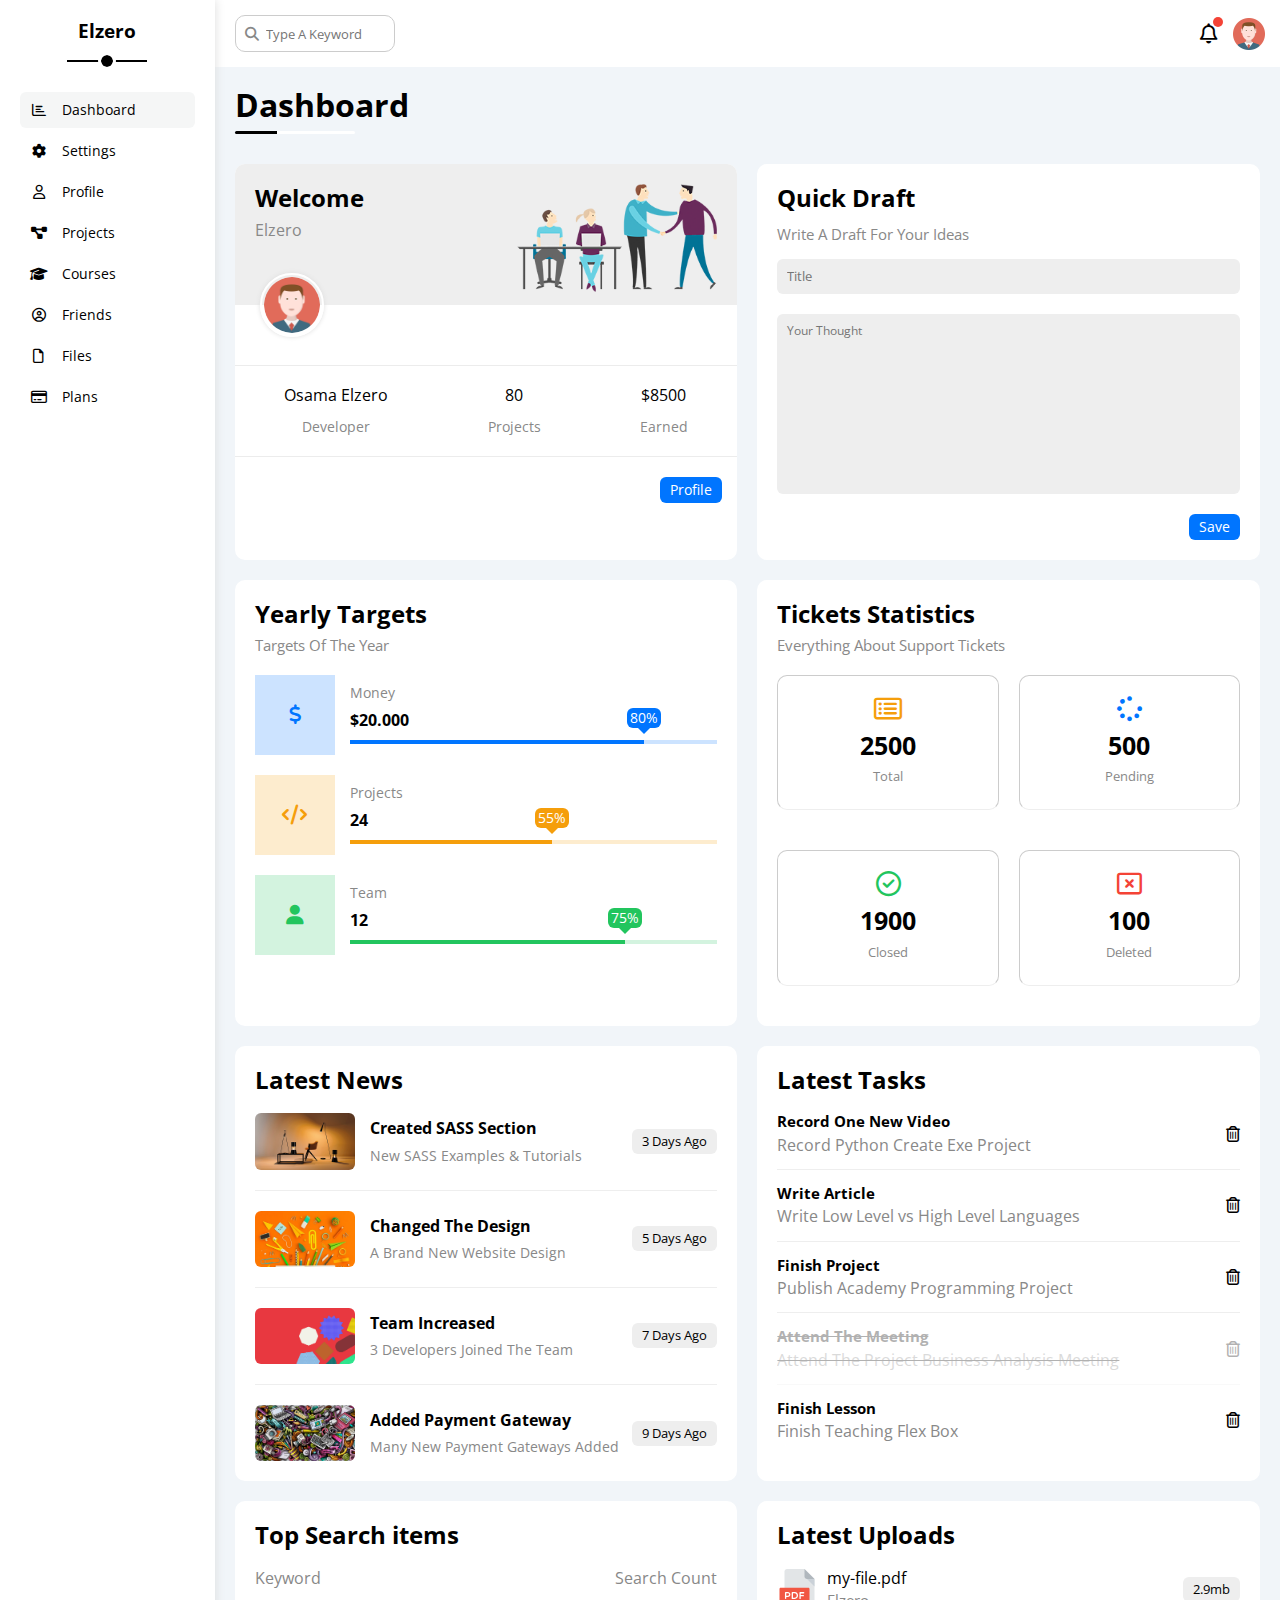
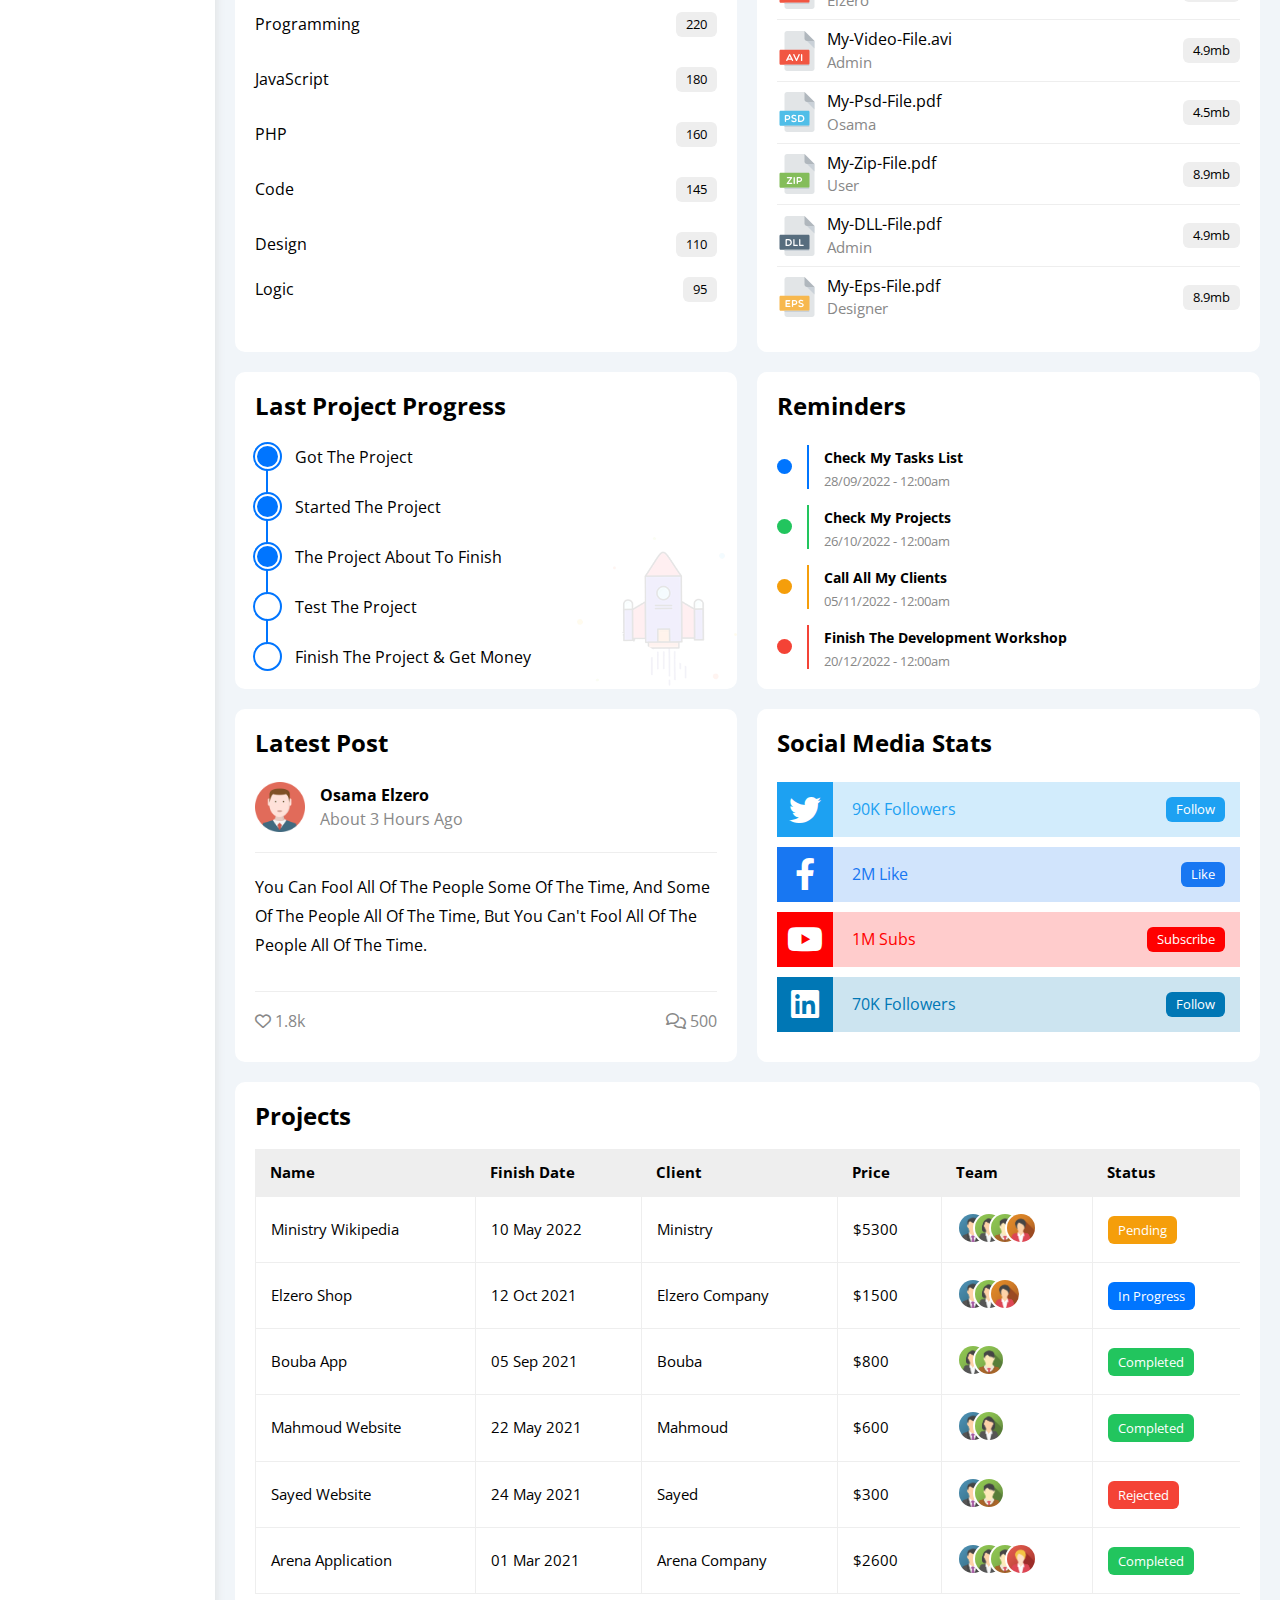
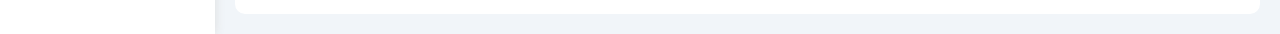
<file: index.html>
<!DOCTYPE html>
<html lang="en">
<head>
    <meta charset="UTF-8">
    <meta name="viewport" content="width=device-width, initial-scale=1.0">
    <title>Dashboard temp4</title>
    <link rel="stylesheet" href="csstemp4/normalize.css">
    <link rel="stylesheet" href="csstemp4/all.min.css">
    <link rel="stylesheet" href="csstemp4/framework.css">
    <link rel="stylesheet" href="csstemp4/master.css">
    <link rel="preconnect" href="https://fonts.googleapis.com">
    <link rel="preconnect" href="https://fonts.gstatic.com" crossorigin>
    <link href="https://fonts.googleapis.com/css2?family=Open+Sans:wght@500;600;700;800&display=swap" rel="stylesheet">
</head>
<body>
    <div class="page d-flex">
        <div class="sidebar p-20 bg-white p-rel">
            <h3 class="p-rel mt-0 tex-cen">Elzero</h3>
            <ul>
                <li >
                <a class="fn-sz-14 tran-300 p-10 rad-6 d-block co-b d-flex ali-cen active" href="index.html">
                    <i class="fa-regular fa-chart-bar fa-fw"></i>
                    <span class="d-none-m">Dashboard</span>
                </a>
            </li>
                <li>
                <a class="fn-sz-14 tran-300 p-10 rad-6 d-block co-b d-flex ali-cen" href="settings.html">
                    <i class="fa-solid fa-gear fa-fw"></i>
                    <span class="d-none-m">Settings</span>
                </a>
            </li>
                <li>
                    <a class="fn-sz-14 tran-300 p-10 rad-6 d-block co-b d-flex ali-cen" href="profile.html">
                        <i class="fa-regular fa-user fa-fw"></i>
                        <span class="d-none-m">Profile</span>
                    </a>
                </li>
                <li>
                    <a class="fn-sz-14 tran-300 p-10 rad-6 d-block co-b d-flex ali-cen" href="projects.html">
                        <i class="fa-solid fa-diagram-project fa-fw"></i>
                        <span class="d-none-m">Projects</span>
                    </a>
                </li>
                <li>
                    <a class="fn-sz-14 tran-300 p-10 rad-6 d-block co-b d-flex ali-cen" href="courses.html">
                        <i class="fa-solid fa-graduation-cap fa-fw"></i>
                        <span class="d-none-m">Courses</span>
                    </a>
                </li>
                <li>
                    <a class="fn-sz-14 tran-300 p-10 rad-6 d-block co-b d-flex ali-cen" href="friends.html">
                        <i class="fa-regular fa-circle-user fa-fw"></i>
                        <span class="d-none-m">Friends</span>
                    </a>
                </li>
                <li>
                    <a class="fn-sz-14 tran-300 p-10 rad-6 d-block co-b d-flex ali-cen" href="files.html">
                        <i class="fa-regular fa-file fa-fw"></i>
                        <span class="d-none-m">Files</span>
                    </a>
                </li>
                <li>
                    <a class="fn-sz-14 tran-300 p-10 rad-6 d-block co-b d-flex ali-cen" href="plans.html">
                        <i class="fa-regular fa-credit-card fa-fw"></i>
                        <span class="d-none-m">Plans</span>
                    </a>
                </li>
            </ul>
        </div>
        <div class="content w-full flow-hi">
            <div class="head bg-white p-15 d-flex f-cen-bet">
                <div class="search p-rel ">
                    <input type="search" placeholder="Type A Keyword" class="p-10 fn-sz-13 tran-300 ccc-1 rad-10" name="keywork" >
                </div>
                <div class="profile d-flex ali-cen">
                    <span class="notification p-rel fn-sz-20">
                        <i class="fa-regular fa-bell "></i>
                    </span>
                    <img src="img4/avatar.png" alt="">
                </div>
            </div>
            <h1 class="p-rel">Dashboard</h1>
            <div class="wrapper d-grid g-20">
                <div class="welcome bg-white rad-10  tex-cen-m flow-hi">
                    <div class="top d-flex f-cen-bet  p-20 p-rel bg-eee">
                        <img src="img4/avatar.png" class="rad-half p-ab" alt="">
                        <div class="text ali-sel-sta ">
                            <h2 class="mt-0 mb-10">Welcome</h2>
                            <span class="co-grey">Elzero</span>
                        </div>
                        <div class="image">
                            <img src="img4/welcome.png" class="d-none-m" alt="">
                        </div>
                    </div>
                    <div class="mid d-flex f-cen-ar mb-20 mt-20 ec-t-b-1 f-col-cen-m">
                        <div class="box d-flex f-col-cen">
                            <span class="mt-20 mb-15">Osama Elzero</span>
                            <span class="fn-sz-14 co-grey mb-20">Developer</span>
                        </div>
                        <div class="box d-flex f-col-cen">
                            <span class="mt-20 mb-15">80</span>
                            <span class="fn-sz-14 co-grey mb-20">Projects</span>
                        </div>
                        <div class="box d-flex f-col-cen">
                            <span class="mt-20 mb-15">$8500</span>
                            <span class="fn-sz-14 co-grey mb-20">Earned</span>
                        </div>
                    </div>
                    <div class="bottom d-flex ">
                        <a href="profile.html" class="d-block rad-6 co-white bg-blue tran-500 b-shap fn-sz-14 mb-20">Profile</a>
                    </div>
                </div>
                <div class="draft rad-10 bg-white d-block-m p-20 ">
                    <div class="text">
                        <h2 class="m-0">Quick Draft</h2>
                        <p class="fn-sz-15 co-grey">Write A Draft For Your Ideas</p>
                    </div>
                    <form action="">
                        <input type="text" placeholder="Title" class="bg-eee rad-6 d-block p-10 w-full fn-sz-13 b-none mb-20">
                        <textarea placeholder="Your Thought" class="fn-sz-12 bg-eee d-block rad-6 p-10 w-full b-none"></textarea>
                        <input type="submit" value="Save" class="co-white bg-blue rad-6 mt-20 b-none fn-sz-14 d-block w-fit b-shap tran-500">
                    </form>
                </div>
                <div class="targets rad-10 bg-white p-20">
                    <h2 class="mt-0 mb-10">Yearly Targets</h2>
                    <p class="co-grey fn-sz-15 m-0 mb-20">Targets Of The Year</p>
                    <div class="box d-flex ali-cen mb-20">
                        <i class="fa-solid fa-dollar-sign co-blue mr-15 d-flex f-cen fn-sz-20"></i>
                        <div class="text d-flex f-col-sta f-g">
                            <span class="fn-sz-14 co-grey ">Money</span>
                            <span class="mt-10 mb-10 fn-b">$20.000</span>
                            <div class="w-full">
                                <span class="bg-blue d-block p-rel" style="width: 80%" prog="80%"></span>
                            </div>
                        </div>
                    </div>
                    <div class="box d-flex ali-cen mb-20">
                        <i class="fa-solid fa-code co-orange mr-15 d-flex f-cen fn-sz-20"></i>                        
                        <div class="text d-flex f-col-sta f-g">
                            <span class="fn-sz-14 co-grey">Projects</span>
                            <span class="mt-10 mb-10 fn-b">24</span>
                            <div class="w-full">
                                <span class="bg-orange d-block p-rel" style="width: 55%" prog="55%"></span>
                            </div>
                        </div>
                    </div>
                    <div class="box d-flex ali-cen mb-20">
                        <i class="fa-solid fa-user co-green mr-15 d-flex f-cen fn-sz-20"></i>
                        <div class="text d-flex f-col-sta f-g">
                            <span class="fn-sz-14 co-grey">Team</span>
                            <span class="mt-10 mb-10 fn-b">12</span>
                            <div class="w-full">
                                <span class="bg-green d-block p-rel" style="width: 75%" prog="75%"></span>
                            </div>
                        </div>
                    </div>
                </div>
                <div class="tickets bg-white p-20 rad-10">
                    <h2 class="mt-0 mb-10">Tickets Statistics</h2>
                    <p class="co-grey fn-sz-15 m-0 mb-20">Everything About Support Tickets</p>
                    <div class="d-flex f-wrap g-20 tex-cen">
                        <div class="box p-20 ccc-1 tex-cen rad-10 mb-20 eee-b-1">
                            <i class="fa-regular fa-rectangle-list mb-10 co-orange fn-sz-25"></i>
                            <span class="fn-b fn-sz-25 mb-10 d-block">2500</span>
                            <span class="fn-sz-13 co-grey mb-5 d-block">Total</span>
                        </div>
                        <div class="box p-20 ccc-1 tex-cen rad-10 mb-20 eee-b-1">
                            <i class="fa-solid fa-spinner mb-10 co-blue fn-sz-25"></i>
                            <span class="fn-b fn-sz-25 mb-10 d-block">500</span>
                            <span class="fn-sz-13 co-grey mb-5 d-block">Pending</span>
                        </div>
                        <div class="box p-20 ccc-1 tex-cen rad-10 mb-20 eee-b-1">
                            <i class="fa-regular fa-circle-check mb-10 co-green fn-sz-25"></i>
                            <span class="fn-b fn-sz-25 mb-10 d-block">1900</span>
                            <span class="fn-sz-13 co-grey mb-5 d-block">Closed</span>
                        </div>
                        <div class="box p-20 ccc-1 tex-cen rad-10 mb-20 eee-b-1">
                            <i class="fa-regular fa-rectangle-xmark mb-10 co-red fn-sz-25"></i>
                            <span class="fn-b fn-sz-25 mb-10 d-block">100</span>
                            <span class="fn-sz-13 co-grey mb-5 d-block">Deleted</span>
                        </div>
                    </div>
                </div>
                <div class="news rad-10 bg-white p-20 tex-cen-m">
                    <h2 class="mt-0 mb-20">Latest News</h2>
                    <div class="box d-flex ali-cen mb-20 eee-b-1">
                        <img src="img4/news-01.png" class="mr-15 rad-6" alt="">
                        <div class="info d-flex f-col f-g">
                            <h3 class="mt-0 mb-10 fn-sz-16">Created SASS Section</h3>
                            <p class="co-grey m-0 fn-sz-14">New SASS Examples & Tutorials</p>
                        </div>
                        <div class="time bg-grey b-shap rad-6 bg-eee fn-sz-13">
                            3 Days Ago
                        </div>
                    </div>
                    <div class="box d-flex ali-cen mb-20 eee-b-1">
                        <img src="img4/news-02.png" class="mr-15 rad-6" alt="">
                        <div class="info d-flex f-col f-g">
                            <h3 class="mt-0 mb-10 fn-sz-16">Changed The Design</h3>
                            <p class="co-grey fn-sz-14 m-0">A Brand New Website Design</p>
                        </div>
                        <div class="time bg-grey b-shap rad-6 bg-eee fn-sz-13">
                            5 Days Ago
                        </div>
                    </div>
                    <div class="box d-flex ali-cen mb-20 eee-b-1">
                        <img src="img4/news-03.png" class="mr-15 rad-6" alt="">
                        <div class="info d-flex f-col f-g">
                            <h3 class="mt-0 mb-10 fn-sz-16">Team Increased</h3>
                            <p class="co-grey fn-sz-14 m-0">3 Developers Joined The Team</p>
                        </div>
                        <div class="time bg-grey b-shap rad-6 fn-sz-13 bg-eee">
                            7 Days Ago
                        </div>
                    </div>
                    <div class="box d-flex ali-cen ">
                        <img src="img4/news-04.png" class="mr-15 rad-6" alt="">
                        <div class="info d-flex f-col f-g">
                            <h3 class="mt-0 mb-10 fn-sz-16">Added Payment Gateway</h3>
                            <p class="co-grey fn-sz-14 m-0">Many New Payment Gateways Added</p>
                        </div>
                        <div class="time bg-grey b-shap rad-6 fn-sz-13 bg-eee">
                            9 Days Ago
                        </div>
                    </div>
                </div>
                <div class="tasks bg-white p-20  rad-10">
                    <h2 class="mt-0 mb-20">Latest Tasks</h2>
                    <div class="box d-flex f-cen-bet mb-15 eee-b-1">
                        <div class="text">
                            <h3 class="mt-0 mb-5 fn-sz-15">Record One New Video</h3>
                            <p class="co-grey m-0 ">Record Python Create Exe Project</p>
                        </div>
                        <a href="#"><i class="fa-regular fa-trash-can co-b tran-300"></i></a>
                    </div>
                    <div class="box d-flex f-cen-bet mb-15 eee-b-1">
                        <div class="text">
                            <h3 class="mt-0 mb-5 fn-sz-15">Write Article</h3>
                            <p class="co-grey m-0">Write Low Level vs High Level Languages</p>
                        </div>
                        <a href="#"><i class="fa-regular fa-trash-can co-b tran-300"></i></a>
                    </div>
                    <div class="box d-flex f-cen-bet mb-15 eee-b-1">
                        <div class="text">
                            <h3 class="mt-0 mb-5 fn-sz-15">Finish Project</h3>
                            <p class="co-grey m-0">Publish Academy Programming Project</p>
                        </div>
                        <a href="#"><i class="fa-regular fa-trash-can co-b tran-300"></i></a>
                    </div>
                    <div class="box d-flex f-cen-bet mb-15 eee-b-1">
                        <div class="text">
                            <h3 class="mt-0 mb-5 fn-sz-15">Attend The Meeting</h3>
                            <p class="co-grey m-0">Attend The Project Business Analysis Meeting</p>
                        </div>
                        <a href="#"><i class="fa-regular fa-trash-can co-b tran-300"></i></a>
                    </div>
                    <div class="box d-flex f-cen-bet">
                        <div class="text">
                            <h3 class="mt-0 mb-5 fn-sz-15">Finish Lesson</h3>
                            <p class="co-grey m-0">Finish Teaching Flex Box</p>
                        </div>
                        <a href="#"><i class="fa-regular fa-trash-can co-b tran-300"></i></a>
                    </div>
                </div>
                <div class="items bg-white p-20  rad-10">
                    <h2 class="mt-0 mb-20">Top Search items</h2>
                    <div class="dict d-flex f-cen-bet mb-25">
                        <span class="co-grey">Keyword</span>
                        <span class="co-grey">Search Count</span>
                    </div>
                    <div class="item-row d-flex f-cen-bet mb-30">
                        <span>Programming</span>
                        <div class="bg-eee b-shap fn-sz-13 rad-6">220</div>
                    </div>
                    <div class="item-row d-flex f-cen-bet mb-30">
                        <span>JavaScript</span>
                        <div class="bg-eee b-shap fn-sz-13 rad-6">180</div>
                    </div>
                    <div class="item-row d-flex f-cen-bet mb-30">
                        <span>PHP</span>
                        <div class="bg-eee b-shap fn-sz-13 rad-6">160</div>
                    </div>
                    <div class="item-row d-flex f-cen-bet mb-30">
                        <span>Code</span>
                        <div class="bg-eee b-shap fn-sz-13 rad-6">145</div>
                    </div>
                    <div class="item-row d-flex f-cen-bet mb-20">
                        <span>Design</span>
                        <div class="bg-eee b-shap fn-sz-13 rad-6">110</div>
                    </div>
                    <div class="item-row d-flex f-cen-bet mb-30">
                        <span>Logic</span>
                        <div class="bg-eee b-shap fn-sz-13 rad-6">95</div>
                    </div>
                </div>
                <div class="uploads bg-white p-20 rad-10">
                    <h2 class="mt-0 mb-20">Latest Uploads</h2>
                    <ul class="m-0">
                        <li class="d-flex ali-cen eee-b-1 mb-10 pb-10">
                            <img class="mr-10" src="img4/pdf.svg" alt="">
                            <div class="info d-flex f-col f-g">
                                    <span class="mb-5">my-file.pdf</span>
                                    <span class="fn-sz-15 co-grey">Elzero</span>
                            </div>
                            <span class="bg-eee fn-sz-13 b-shap rad-6">2.9mb</span>
                        </li>
                        <li class="d-flex ali-cen eee-b-1 mb-10 pb-10">
                            <img class="mr-10" src="img4/avi.svg" alt="">
                            <div class="info d-flex f-col f-g">
                                    <span class="mb-5">My-Video-File.avi</span>
                                    <span class="fn-sz-15 co-grey">Admin</span>
                            </div>
                            <span class="bg-eee fn-sz-13 b-shap rad-6">4.9mb</span>
                        </li>
                        <li class="d-flex ali-cen eee-b-1 mb-10 pb-10">
                            <img class="mr-10" src="img4/psd.svg" alt="">
                            <div class="info d-flex f-col f-g">
                                    <span class="mb-5">My-Psd-File.pdf</span>
                                    <span class="fn-sz-15 co-grey">Osama</span>
                            </div>
                            <span class="bg-eee fn-sz-13 b-shap rad-6">4.5mb</span>
                        </li>
                        <li class="d-flex ali-cen eee-b-1 mb-10 pb-10">
                            <img class="mr-10" src="img4/zip.svg" alt="">
                            <div class="info d-flex f-col f-g">
                                    <span class="mb-5">My-Zip-File.pdf</span>
                                    <span class="fn-sz-15 co-grey">User</span>
                            </div>
                            <span class="bg-eee fn-sz-13 b-shap rad-6">8.9mb</span>
                        </li>
                        <li class="d-flex ali-cen eee-b-1 mb-10 pb-10">
                            <img class="mr-10" src="img4/dll.svg" alt="">
                            <div class="info d-flex f-col f-g">
                                    <span class="mb-5">My-DLL-File.pdf</span>
                                    <span class="fn-sz-15 co-grey">Admin</span>
                            </div>
                            <span class="bg-eee fn-sz-13 b-shap rad-6">4.9mb</span>
                        </li>
                        <li class="d-flex ali-cen">
                            <img class="mr-10" src="img4/eps.svg" alt="">
                            <div class="info d-flex f-col f-g">
                                    <span class="mb-5">My-Eps-File.pdf</span>
                                    <span class="fn-sz-15 co-grey">Designer</span>
                            </div>
                            <span class="bg-eee fn-sz-13 b-shap rad-6">8.9mb</span>
                        </li>
                    </ul>
                </div>
                <div class="last-project bg-white p-20 rad-10 p-rel">
                    <h2 class="mt-0 mb-20">
                        Last Project Progress
                    </h2>
                        <ul class="m-0 p-rel">
                           <li class="mt-25 d-flex ali-cen"> 
                                <span class="bg-blue mr-15"></span>
                                <div>Got The Project</div> 
                            </li>
                            <li class="mt-25 d-flex ali-cen"> 
                                <span class="bg-blue mr-15"></span>
                                <div>Started The Project</div> 
                            </li>
                            <li class="mt-25 d-flex ali-cen"> 
                                <span class="bg-blue mr-15"></span>
                                <div>The Project About To Finish</div> 
                            </li>
                            <li class="mt-25 d-flex ali-cen"> 
                                <span class="animated p-rel mr-15 bg-white"></span>
                                <div>Test The Project</div> 
                            </li>
                            <li class="mt-25 d-flex ali-cen"> 
                                <span class="mr-15 bg-white"></span>
                                <div>Finish The Project & Get Money</div> 
                            </li>
                        </ul>
                        <img src="img4/project.png" class="p-ab d-none-m" alt="">
                </div>
                <div class="reminders p-20 rad-10 bg-white">
                    <h2 class="mt-0 mb-25">Reminders</h2>
                    <ul class="m-0">
                        <li class="d-flex ali-cen mt-15">
                            <span class="bg-blue mr-15 rad-half"></span>
                            <div class="text pl-15">
                                <p class="fn-b fn-sz-14 mt-5 d-block mb-5">Check My Tasks List</p>
                                <span class="co-grey fn-sz-13 ">28/09/2022 - 12:00am</span>
                            </div>
                        </li>
                        <li class="d-flex ali-cen mt-15">
                            <span class="bg-green mr-15 rad-half"></span>
                            <div class="text pl-15">
                                <p class="fn-b fn-sz-14 mt-5 d-block mb-5">Check My Projects</p>
                                <span class="co-grey fn-sz-13 ">26/10/2022 - 12:00am</span>
                            </div>
                        </li>
                        <li class="d-flex ali-cen mt-15">
                            <span class="bg-orange mr-15 rad-half"></span>
                            <div class="text pl-15">
                                <p class="fn-b fn-sz-14 mt-5 d-block mb-5">Call All My Clients</p>
                                <span class="co-grey fn-sz-13 ">05/11/2022 - 12:00am</span>
                            </div>
                        </li>
                        <li class="d-flex ali-cen f-sta mt-15">
                            <span class="bg-red mr-15 rad-half "></span>
                            <div class="text pl-15">
                                <p class="fn-b fn-sz-14 mt-5 d-block mb-5">Finish The Development Workshop</p>
                                <span class="co-grey fn-sz-13 ">20/12/2022 - 12:00am</span>
                            </div>
                        </li>
                    </ul>
                </div>
                <div class="post bg-white p-20 rad-10">
                    <h2 class="mt-0 mb-25">Latest Post</h2>
                    <div class="profile d-flex ali-cen">
                        <img class="mr-15" src="img4/avatar.png" alt="">
                        <div class="text f-g d-flex f-col ">
                            <span class="fn-b mb-5">Osama Elzero</span>
                            <span class="co-grey">About 3 Hours Ago</span>
                        </div>
                    </div>
                    <p class="mb-20 mt-20 pb-20 pt-20 tex-cen-m eee-t-1 eee-b-1">
                        You Can Fool All Of The People Some Of The Time, And Some Of The People All Of The Time, But You Can't Fool All Of The People All Of The Time.
                    </p>
                    <div class="d-flex f-cen-bet co-grey">
                        <div>
                            <i class="fa-regular fa-heart"></i>
                            <span>1.8k</span>
                        </div>
                        <div>
                            <i class="fa-regular fa-comments"></i>
                            <span>500</span>
                        </div>
                    </div>  
                </div>
                <div class="social bg-white p-20 rad-10">
                    <h2 class="mt-0 mb-25">Social Media Stats</h2>
                    <div class="box mb-10 d-flex ali-cen p-rel twi">
                        <i class="fa-brands fa-twitter co-white p-ab h-full d-flex f-cen fa-2x fa-fw"></i>
                        <div class="follow p-15 d-flex f-cen-bet w-full">
                            <span >90K Followers</span>
                            <a href="#" class="rad-6 co-white b-shap fn-sz-13 tran-300">Follow</a>
                        </div>
                    </div>
                    <div class="box mb-10 d-flex ali-cen p-rel fac">
                        <i class="fa-brands fa-facebook-f co-white p-ab h-full d-flex f-cen fa-2x fa-fw"></i>
                        <div class="follow p-15 d-flex f-cen-bet w-full">
                            <span>2M Like</span>
                            <a href="#" class="rad-6 co-white b-shap fn-sz-13 tran-300">Like</a>
                        </div>
                    </div>
                    <div class="box mb-10 d-flex ali-cen p-rel you">
                        <i class="fa-brands fa-youtube co-white p-ab h-full d-flex f-cen fa-2x fa-fw"></i>
                        <div class="follow p-15 d-flex f-cen-bet w-full">
                            <span>1M Subs</span>
                            <a href="#" class="rad-6 co-white b-shap fn-sz-13 tran-300">Subscribe</a>
                        </div>
                    </div>
                    <div class="box mb-10 d-flex ali-cen p-rel lin">
                        <i class="fa-brands fa-linkedin co-white p-ab h-full d-flex f-cen fa-2x fa-fw"></i>
                        <div class="follow p-15 d-flex f-cen-bet w-full">
                            <span>70K Followers</span>
                            <a href="#" class="rad-6 co-white b-shap fn-sz-13 tran-300">Follow</a>
                        </div>
                    </div>
                </div>
            </div>
            <div class="project bg-white m-20 p-20 rad-10">
                <h2 class="mt-0 mb-20">Projects</h2>
                <div class="responsive-table">
                    <table class="fn-sz-15 w-full">
                        <thead>
                            <tr class="fn-b bg-eee">
                                <td>Name</td>
                                <td>Finish Date</td>
                                <td>Client</td>
                                <td>Price</td>
                                <td>Team</td>
                                <td>Status</td>
                            </tr>
                        </thead>
                        <tbody>
                            <tr>
                                <td>Ministry Wikipedia</td>
                                <td>10 May 2022</td>
                                <td>Ministry</td>
                                <td>$5300</td>
                                <td>
                                    <img class="bg-white rad-half p-2" src="img4/team-01.png" alt="">
                                    <img class="bg-white rad-half p-2" src="img4/team-02.png" alt="">
                                    <img class="bg-white rad-half p-2" src="img4/team-03.png" alt="">
                                    <img class="bg-white rad-half p-2" src="img4/team-04.png" alt="">
                                </td>
                                <td>
                                    <span class="fn-sz-13 rad-6 b-shap co-white bg-orange">Pending</span>
                                </td>
                            </tr>
                            <tr>
                                <td>Elzero Shop</td>
                                <td>12 Oct 2021</td>
                                <td>Elzero Company</td>
                                <td>$1500</td>
                                <td>
                                <img class="bg-white rad-half p-2" src="img4/team-01.png" alt="">
                                <img class="bg-white rad-half p-2" src="img4/team-02.png" alt="">
                                <img class="bg-white rad-half p-2" src="img4/team-04.png" alt="">
                                </td>
                                <td>
                                    <span class="fn-sz-13 rad-6 b-shap co-white bg-blue">In Progress</span>
                                </td>
                            </tr>
                            <tr>
                                <td>Bouba App</td>
                                <td>05 Sep 2021	</td>
                                <td>Bouba</td>
                                <td>$800</td>
                                <td>
                                <img class="bg-white rad-half p-2" src="img4/team-02.png" alt="">
                                <img class="bg-white rad-half p-2" src="img4/team-03.png" alt="">
                                </td>
                                <td>
                                    <span class="fn-sz-13 rad-6 b-shap co-white bg-green">Completed</span>
                                </td>
                            </tr>
                            <tr>
                                <td>Mahmoud Website	</td>
                                <td>22 May 2021	</td>
                                <td>Mahmoud	</td>
                                <td>$600</td>
                                <td>
                                    <img class="bg-white rad-half p-2" src="img4/team-01.png" alt="">
                                    <img class="bg-white rad-half p-2" src="img4/team-02.png" alt="">
                                </td>
                                <td>
                                    <span class="fn-sz-13 rad-6 b-shap co-white bg-green">Completed</span>
                                </td>
                            </tr>
                            <tr>
                                <td>Sayed Website</td>
                                <td>24 May 2021	</td>
                                <td>Sayed</td>
                                <td>$300</td>
                                <td>
                                    <img class=" bg-white rad-half p-2" src="img4/team-01.png" alt="">
                                    <img class="bg-white rad-half p-2" src="img4/team-03.png" alt="">
                                </td>
                                <td>
                                    <span class="fn-sz-13 rad-6 b-shap co-white bg-red">Rejected</span>
                                </td>
                            </tr>
                            <tr>
                                <td>Arena Application</td>
                                <td>01 Mar 2021	</td>
                                <td>Arena Company</td>
                                <td>$2600</td>
                                <td>
                                    <img class=" bg-white rad-half p-2" src="img4/team-01.png" alt="">
                                    <img class="bg-white rad-half p-2" src="img4/team-02.png" alt="">
                                    <img class="bg-white rad-half p-2" src="img4/team-03.png" alt="">
                                    <img class="bg-white rad-half p-2" src="img4/team-05.png" alt="">
                                </td>
                                <td>
                                    <span class="fn-sz-13 rad-6 b-shap co-white bg-green">Completed</span>
                                </td>
                            </tr>
                        </tbody>
                    </table>
                </div>
            </div>
        </div>
    </div>
</body>
</html>
</file>
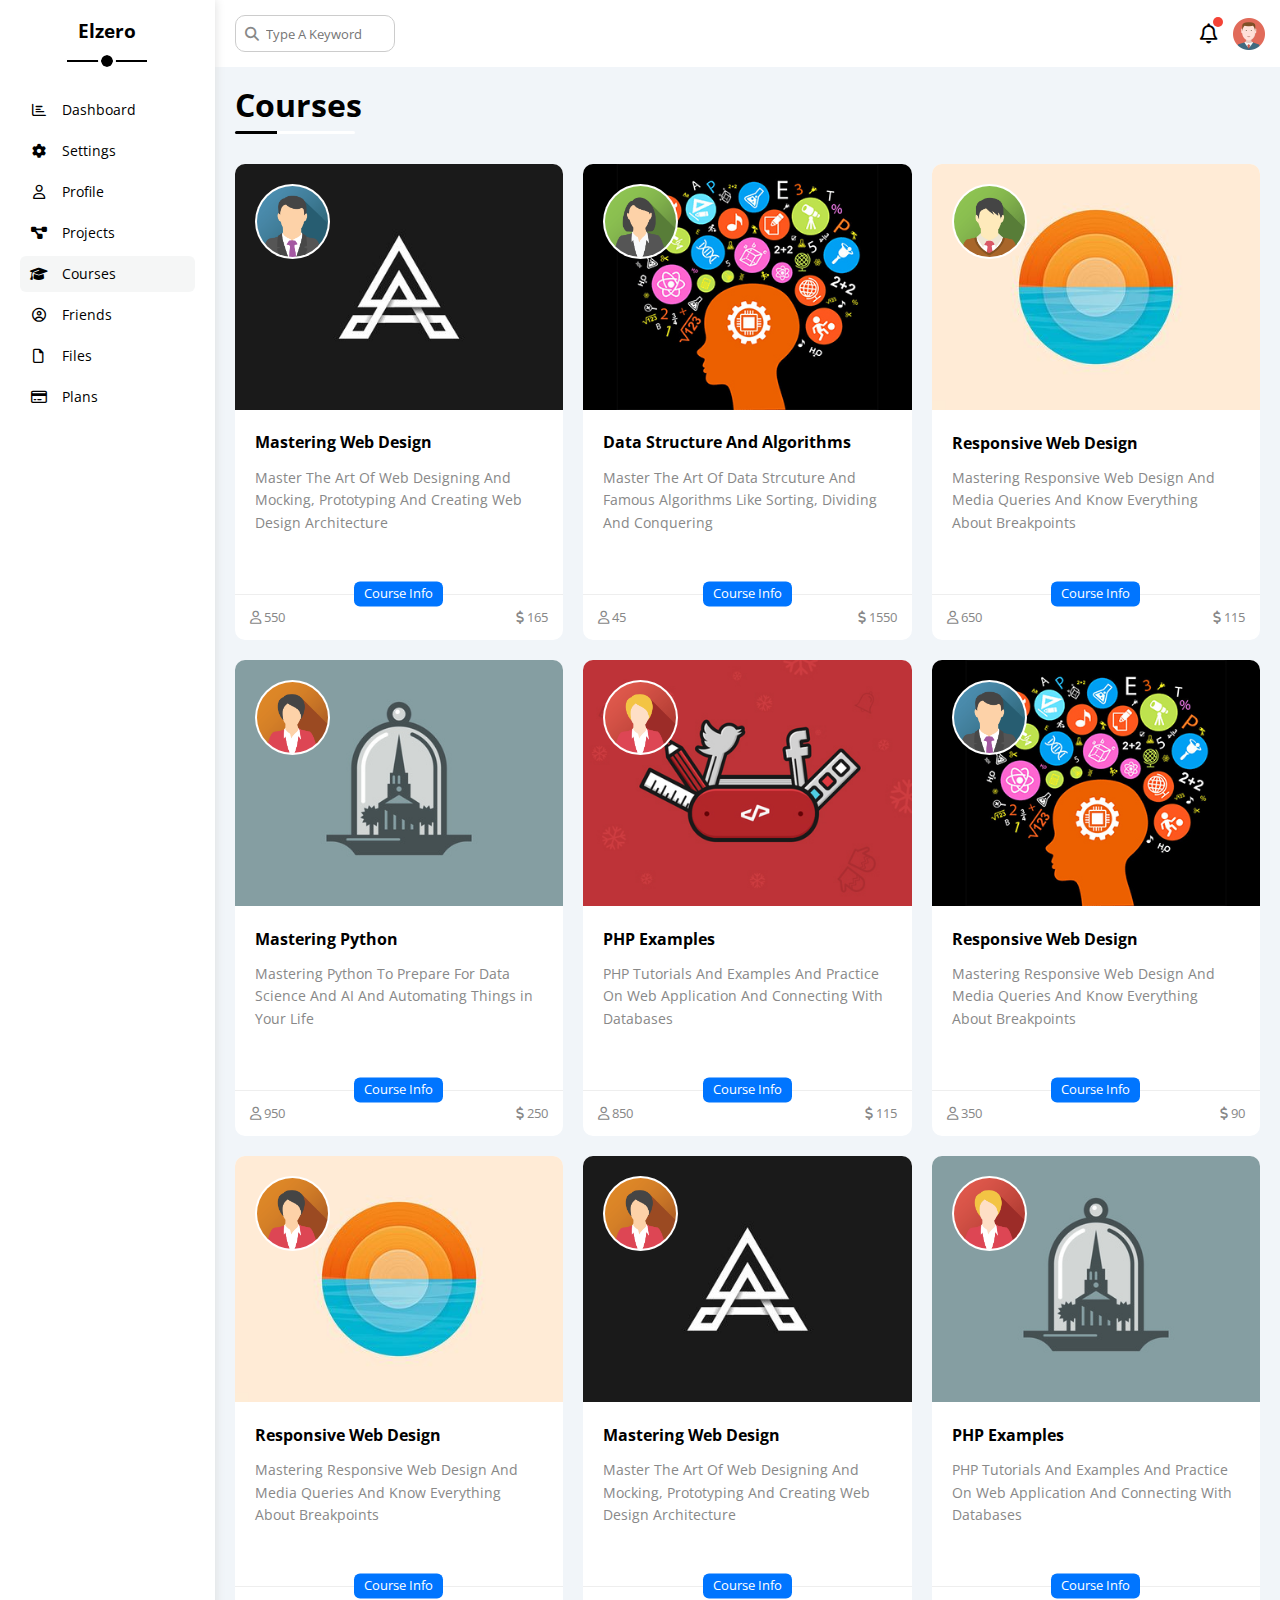
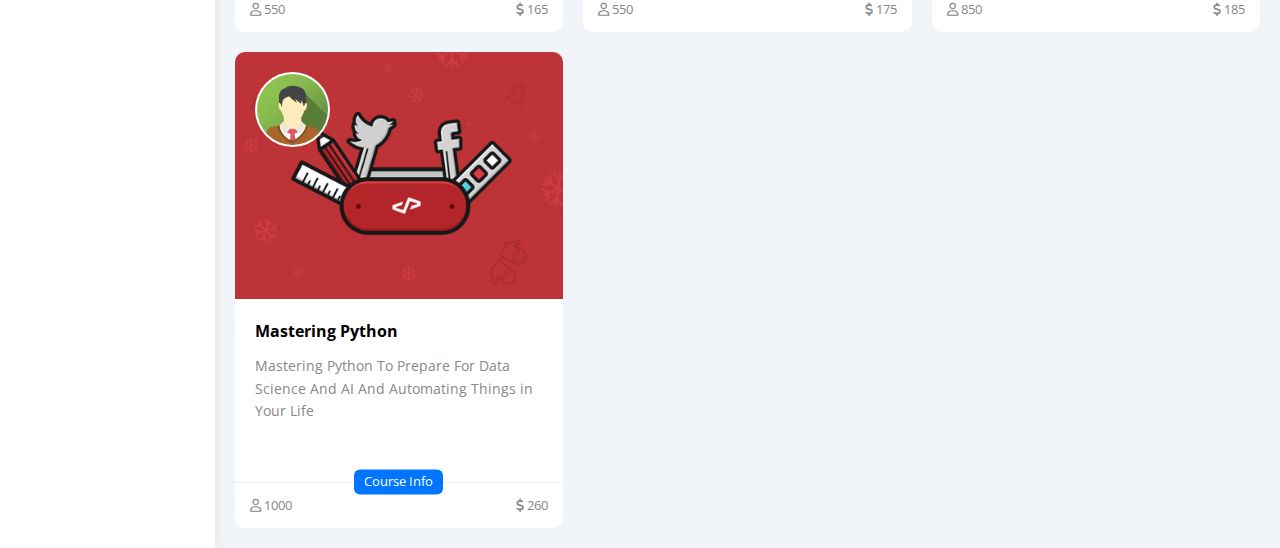
<file: courses.html>
<!DOCTYPE html>
<html lang="en">

<head>
    <meta charset="UTF-8">
    <meta name="viewport" content="width=device-width, initial-scale=1.0">
    <title>Courses</title>
    <link rel="stylesheet" href="csstemp4/normalize.css">
    <link rel="stylesheet" href="csstemp4/all.min.css">
    <link rel="stylesheet" href="csstemp4/framework.css">
    <link rel="stylesheet" href="csstemp4/master.css">
    <link rel="preconnect" href="https://fonts.googleapis.com">
    <link rel="preconnect" href="https://fonts.gstatic.com" crossorigin>
    <link href="https://fonts.googleapis.com/css2?family=Open+Sans:wght@500;600;700;800&display=swap" rel="stylesheet">
</head>

<body>
    <div class="page d-flex">
        <div class="sidebar p-20 bg-white p-rel">
            <h3 class="p-rel mt-0 tex-cen">Elzero</h3>
            <ul>
                <li>
                    <a class="fn-sz-14 tran-300 p-10 rad-6 d-block co-b d-flex ali-cen" href="index.html">
                        <i class="fa-regular fa-chart-bar fa-fw"></i>
                        <span class="d-none-m">Dashboard</span>
                    </a>
                </li>
                <li>
                    <a class="fn-sz-14 tran-300 p-10 rad-6 d-block co-b d-flex ali-cen" href="settings.html">
                        <i class="fa-solid fa-gear fa-fw"></i>
                        <span class="d-none-m">Settings</span>
                    </a>
                </li>
                <li>
                    <a class="fn-sz-14 tran-300 p-10 rad-6 d-block co-b d-flex ali-cen" href="profile.html">
                        <i class="fa-regular fa-user fa-fw"></i>
                        <span class="d-none-m">Profile</span>
                    </a>
                </li>
                <li>
                    <a class="fn-sz-14 tran-300 p-10 rad-6 d-block co-b d-flex ali-cen" href="projects.html">
                        <i class="fa-solid fa-diagram-project fa-fw"></i>
                        <span class="d-none-m">Projects</span>
                    </a>
                </li>
                <li>
                    <a class="fn-sz-14 tran-300 p-10 rad-6 d-block co-b d-flex ali-cen active" href="courses.html">
                        <i class="fa-solid fa-graduation-cap fa-fw"></i>
                        <span class="d-none-m">Courses</span>
                    </a>
                </li>
                <li>
                    <a class="fn-sz-14 tran-300 p-10 rad-6 d-block co-b d-flex ali-cen" href="friends.html">
                        <i class="fa-regular fa-circle-user fa-fw"></i>
                        <span class="d-none-m">Friends</span>
                    </a>
                </li>
                <li>
                    <a class="fn-sz-14 tran-300 p-10 rad-6 d-block co-b d-flex ali-cen" href="files.html">
                        <i class="fa-regular fa-file fa-fw"></i>
                        <span class="d-none-m">Files</span>
                    </a>
                </li>
                <li>
                    <a class="fn-sz-14 tran-300 p-10 rad-6 d-block co-b d-flex ali-cen" href="plans.html">
                        <i class="fa-regular fa-credit-card fa-fw"></i>
                        <span class="d-none-m">Plans</span>
                    </a>
                </li>
            </ul>
        </div>
        <div class="content w-full flow-hi">
            <div class="head bg-white p-15 d-flex f-cen-bet">
                <div class="search p-rel ">
                    <input type="search" placeholder="Type A Keyword" class="p-10 fn-sz-13 tran-300 ccc-1 rad-10"
                        name="keywork">
                </div>
                <div class="profile d-flex ali-cen">
                    <span class="notification p-rel fn-sz-20">
                        <i class="fa-regular fa-bell "></i>
                    </span>
                    <img src="img4/avatar.png" alt="">
                </div>
            </div>
            <h1 class="p-rel">Courses</h1>
            <div class="courses-page d-grid g-20 m-20">
                <div class="course bg-white rad-10 p-rel flow-hi">
                    <img src="img4/team-01.png" class="team p-ab p-2 bg-white rad-half" alt="">
                    <img src="img4/course-01.jpg" class="cover" alt="">
                    <div class="text p-20">
                        <h4 class="m-0">Mastering Web Design</h4>
                        <p class="co-grey mb-15 mt-15 fn-sz-14">Master The Art Of Web Designing And Mocking, Prototyping And Creating Web Design Architecture</p>
                    </div>
                    <span class="title bg-blue co-white fn-sz-13 w-fit d-block m-auto b-shap rad-6">Course Info</span>
                    <div class="info d-flex f-cen-bet co-grey fn-sz-13 p-15 eee-t-1">
                        <div>
                            <i class="fa-regular fa-user"></i>
                            550
                        </div>
                        <div>
                            <i class="fa-solid fa-dollar-sign"></i>
                            165
                        </div>
                    </div>
                </div>
                <div class="course bg-white rad-10 p-rel flow-hi">
                    <img src="img4/team-02.png" class="team p-ab p-2 bg-white rad-half" alt="">
                    <img src="img4/course-02.jpg" class="cover" alt="">
                    <div class="text p-20">
                        <h4 class="m-0">Data Structure And Algorithms</h4>
                        <p class="co-grey mb-15 mt-15 fn-sz-14">Master The Art Of Data Strcuture And Famous Algorithms Like Sorting, Dividing And Conquering</p>
                    </div>
                    <span class="title bg-blue co-white fn-sz-13 w-fit d-block m-auto b-shap rad-6">Course Info</span>
                    <div class="info d-flex f-cen-bet co-grey fn-sz-13 p-15 eee-t-1">
                        <div>
                            <i class="fa-regular fa-user"></i>
                            45
                        </div>
                        <div>
                            <i class="fa-solid fa-dollar-sign"></i>
                            1550
                        </div>
                    </div>
                </div>
                <div class="course bg-white rad-10 p-rel flow-hi">
                    <img src="img4/team-03.png" class="team p-ab p-2 bg-white rad-half" alt="">
                    <img src="img4/course-03.jpg" class="cover" alt="">
                    <div class="text p-20">
                        <h4 class="m-0">Responsive Web Design</h4>
                        <p class="co-grey mb-15 mt-15 fn-sz-14">Mastering Responsive Web Design And Media Queries And Know Everything About Breakpoints</p>
                    </div>
                    <span class="title bg-blue co-white fn-sz-13 w-fit d-block m-auto b-shap rad-6">Course Info</span>
                    <div class="info d-flex f-cen-bet co-grey fn-sz-13 p-15 eee-t-1">
                        <div>
                            <i class="fa-regular fa-user"></i>
                            650
                        </div>
                        <div>
                            <i class="fa-solid fa-dollar-sign"></i>
                            115
                        </div>
                    </div>
                </div>
                <div class="course bg-white rad-10 p-rel flow-hi">
                    <img src="img4/team-04.png" class="team p-ab p-2 bg-white rad-half" alt="">
                    <img src="img4/course-04.jpg" class="cover" alt="">
                    <div class="text p-20">
                        <h4 class="m-0">Mastering Python</h4>
                        <p class="co-grey mb-15 mt-15 fn-sz-14">Mastering Python To Prepare For Data Science And AI And Automating Things in Your Life</p>
                    </div>
                    <span class="title bg-blue co-white fn-sz-13 w-fit d-block m-auto b-shap rad-6">Course Info</span>
                    <div class="info d-flex f-cen-bet co-grey fn-sz-13 p-15 eee-t-1">
                        <div>
                            <i class="fa-regular fa-user"></i>
                            950
                        </div>
                        <div>
                            <i class="fa-solid fa-dollar-sign"></i>
                            250
                        </div>
                    </div>
                </div>
                <div class="course bg-white rad-10 p-rel flow-hi">
                    <img src="img4/team-05.png" class="team p-ab p-2 bg-white rad-half" alt="">
                    <img src="img4/course-05.jpg" class="cover" alt="">
                    <div class="text p-20">
                        <h4 class="m-0">PHP Examples</h4>
                        <p class="co-grey mb-15 mt-15 fn-sz-14">PHP Tutorials And Examples And Practice On Web Application And Connecting With Databases</p>
                    </div>
                    <span class="title bg-blue co-white fn-sz-13 w-fit d-block m-auto b-shap rad-6">Course Info</span>
                    <div class="info d-flex f-cen-bet co-grey fn-sz-13 p-15 eee-t-1">
                        <div>
                            <i class="fa-regular fa-user"></i>
                            850
                        </div>
                        <div>
                            <i class="fa-solid fa-dollar-sign"></i>
                            115
                        </div>
                    </div>
                </div>
                <div class="course bg-white rad-10 p-rel flow-hi">
                    <img src="img4/team-01.png" class="team p-ab p-2 bg-white rad-half" alt="">
                    <img src="img4/course-02.jpg" class="cover" alt="">
                    <div class="text p-20">
                        <h4 class="m-0">Responsive Web Design</h4>
                        <p class="co-grey mb-15 mt-15 fn-sz-14">Mastering Responsive Web Design And Media Queries And Know Everything About Breakpoints</p>
                    </div>
                    <span class="title bg-blue co-white fn-sz-13 w-fit d-block m-auto b-shap rad-6">Course Info</span>
                    <div class="info d-flex f-cen-bet co-grey fn-sz-13 p-15 eee-t-1">
                        <div>
                            <i class="fa-regular fa-user"></i>
                            350
                        </div>
                        <div>
                            <i class="fa-solid fa-dollar-sign"></i>
                            90
                        </div>
                    </div>
                </div>
                <div class="course bg-white rad-10 p-rel flow-hi">
                    <img src="img4/team-04.png" class="team p-ab p-2 bg-white rad-half" alt="">
                    <img src="img4/course-03.jpg" class="cover" alt="">
                    <div class="text p-20">
                        <h4 class="m-0">Responsive Web Design</h4>
                        <p class="co-grey mb-15 mt-15 fn-sz-14">Mastering Responsive Web Design And Media Queries And Know Everything About Breakpoints</p>
                    </div>
                    <span class="title bg-blue co-white fn-sz-13 w-fit d-block m-auto b-shap rad-6">Course Info</span>
                    <div class="info d-flex f-cen-bet co-grey fn-sz-13 p-15 eee-t-1">
                        <div>
                            <i class="fa-regular fa-user"></i>
                            550
                        </div>
                        <div>
                            <i class="fa-solid fa-dollar-sign"></i>
                            165
                        </div>
                    </div>
                </div>
                <div class="course bg-white rad-10 p-rel flow-hi">
                    <img src="img4/team-04.png" class="team p-ab p-2 bg-white rad-half" alt="">
                    <img src="img4/course-01.jpg" class="cover" alt="">
                    <div class="text p-20">
                        <h4 class="m-0">Mastering Web Design</h4>
                        <p class="co-grey mb-15 mt-15 fn-sz-14">Master The Art Of Web Designing And Mocking, Prototyping And Creating Web Design Architecture</p>
                    </div>
                    <span class="title bg-blue co-white fn-sz-13 w-fit d-block m-auto b-shap rad-6">Course Info</span>
                    <div class="info d-flex f-cen-bet co-grey fn-sz-13 p-15 eee-t-1">
                        <div>
                            <i class="fa-regular fa-user"></i>
                            550
                        </div>
                        <div>
                            <i class="fa-solid fa-dollar-sign"></i>
                            175
                        </div>
                    </div>
                </div>
                <div class="course bg-white rad-10 p-rel flow-hi">
                    <img src="img4/team-05.png" class="team p-ab p-2 bg-white rad-half" alt="">
                    <img src="img4/course-04.jpg" class="cover" alt="">
                    <div class="text p-20">
                        <h4 class="m-0">PHP Examples</h4>
                        <p class="co-grey mb-15 mt-15 fn-sz-14">PHP Tutorials And Examples And Practice On Web Application And Connecting With Databases</p>
                    </div>
                    <span class="title bg-blue co-white fn-sz-13 w-fit d-block m-auto b-shap rad-6">Course Info</span>
                    <div class="info d-flex f-cen-bet co-grey fn-sz-13 p-15 eee-t-1">
                        <div>
                            <i class="fa-regular fa-user"></i>
                            850
                        </div>
                        <div>
                            <i class="fa-solid fa-dollar-sign"></i>
                            185
                        </div>
                    </div>
                </div>
                <div class="course bg-white rad-10 p-rel flow-hi">
                    <img src="img4/team-03.png" class="team p-ab p-2 bg-white rad-half" alt="">
                    <img src="img4/course-05.jpg" class="cover" alt="">
                    <div class="text p-20">
                        <h4 class="m-0">Mastering Python</h4>
                        <p class="co-grey mb-15 mt-15 fn-sz-14">Mastering Python To Prepare For Data Science And AI And Automating Things in Your Life</p>
                    </div>
                    <span class="title bg-blue co-white fn-sz-13 w-fit d-block m-auto b-shap rad-6">Course Info</span>
                    <div class="info d-flex f-cen-bet co-grey fn-sz-13 p-15 eee-t-1">
                        <div>
                            <i class="fa-regular fa-user"></i>
                            1000
                        </div>
                        <div>
                            <i class="fa-solid fa-dollar-sign"></i>
                            260
                        </div>
                    </div>
                </div>
            </div>
        </div>
    </div>
</body>

</html>
</file>
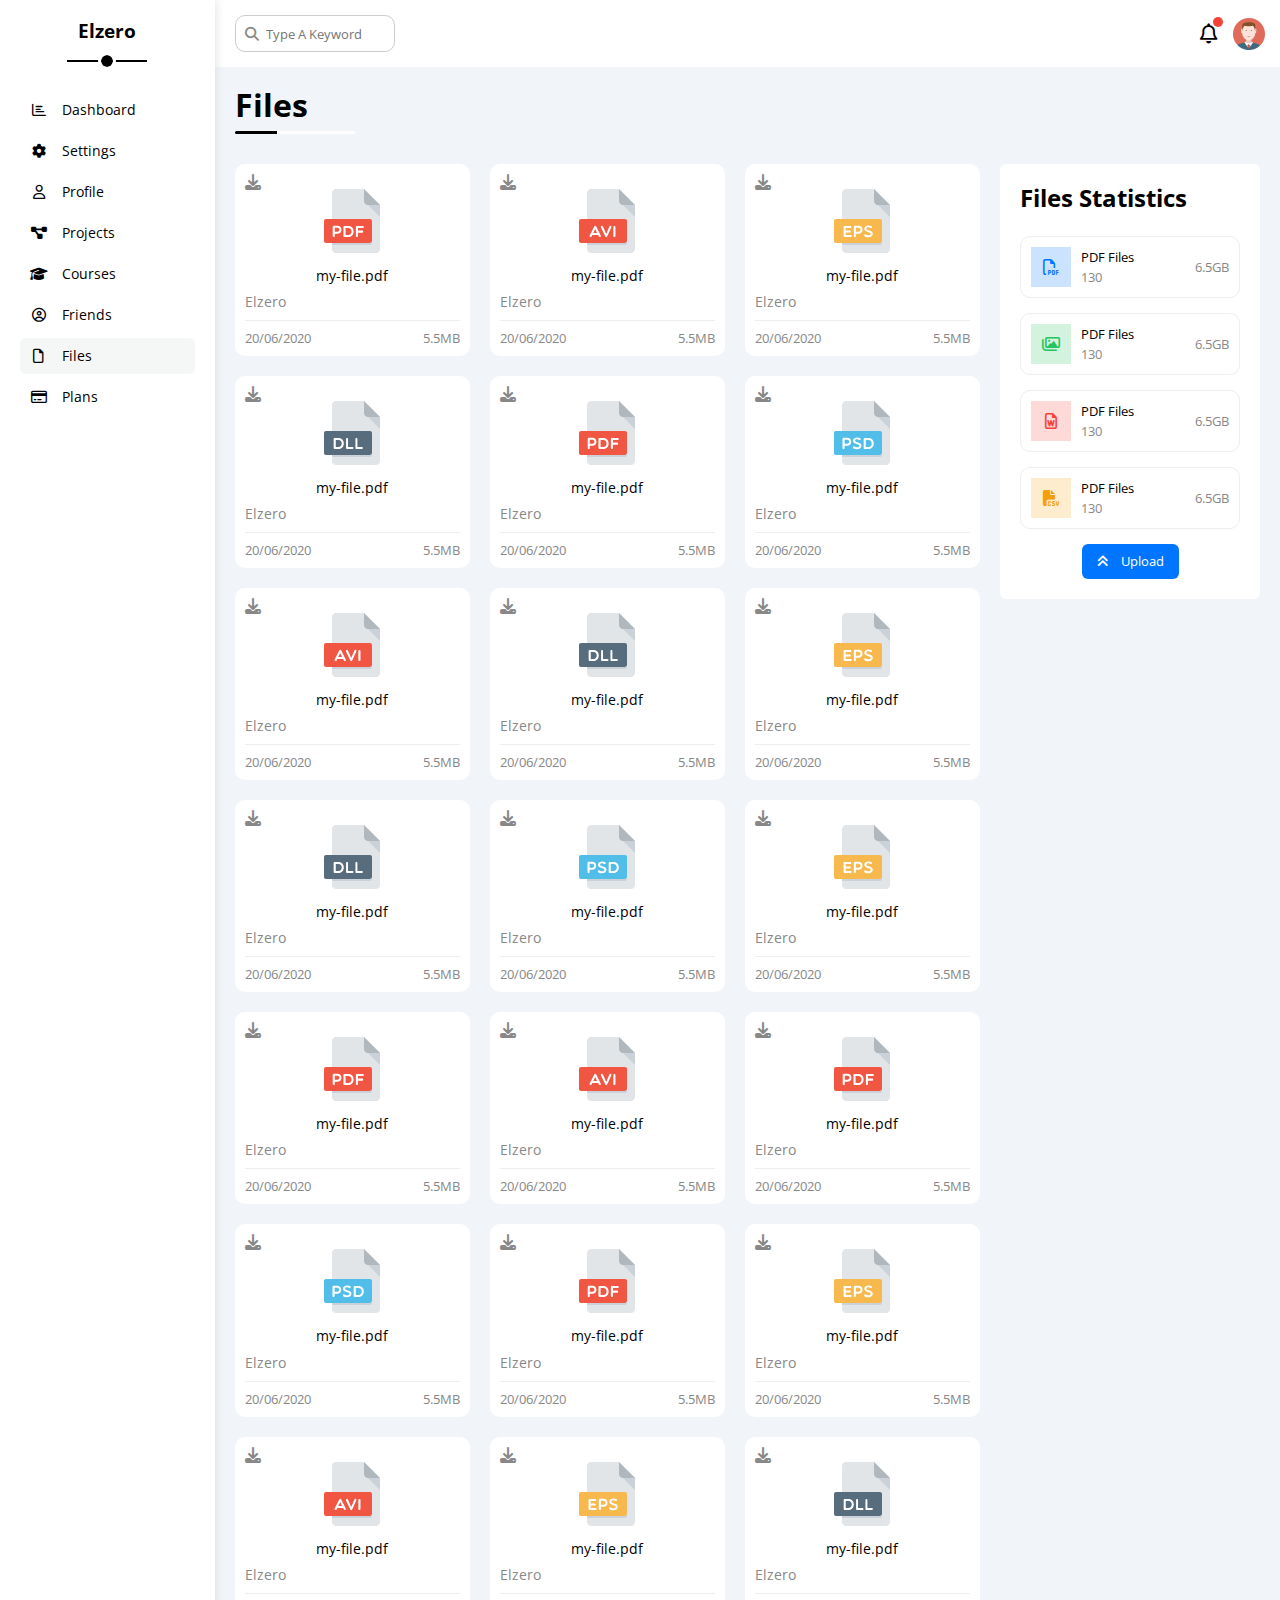
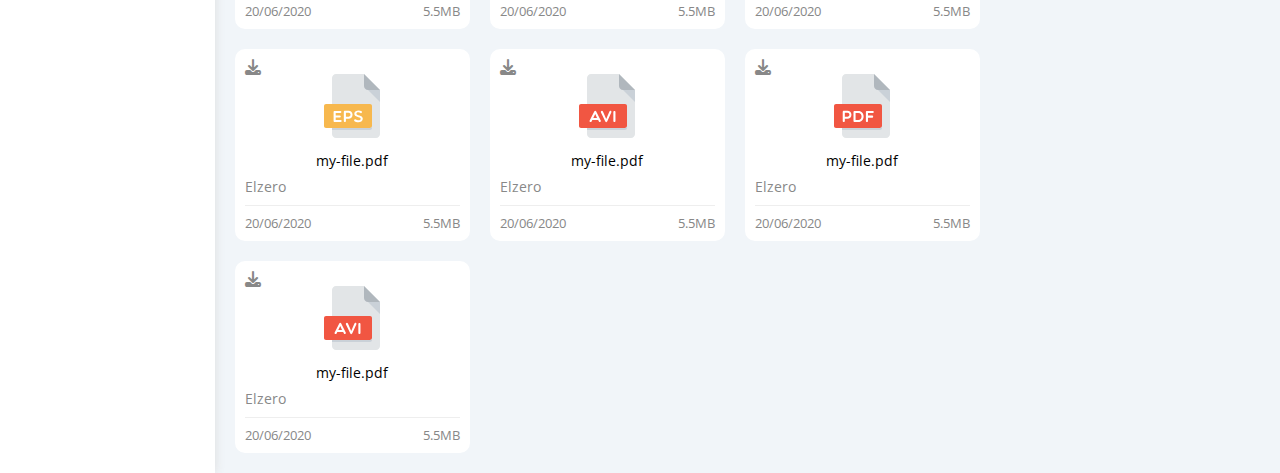
<file: files.html>
<!DOCTYPE html>
<html lang="en">

<head>
    <meta charset="UTF-8">
    <meta name="viewport" content="width=device-width, initial-scale=1.0">
    <title>Files </title>
    <link rel="stylesheet" href="csstemp4/normalize.css">
    <link rel="stylesheet" href="csstemp4/all.min.css">
    <link rel="stylesheet" href="csstemp4/framework.css">
    <link rel="stylesheet" href="csstemp4/master.css">
    <link rel="preconnect" href="https://fonts.googleapis.com">
    <link rel="preconnect" href="https://fonts.gstatic.com" crossorigin>
    <link href="https://fonts.googleapis.com/css2?family=Open+Sans:wght@500;600;700;800&display=swap" rel="stylesheet">
</head>

<body>
    <div class="page d-flex">
        <div class="sidebar p-20 bg-white p-rel">
            <h3 class="p-rel mt-0 tex-cen">Elzero</h3>
            <ul>
                <li>
                    <a class="fn-sz-14 tran-300 p-10 rad-6 d-block co-b d-flex ali-cen" href="index.html">
                        <i class="fa-regular fa-chart-bar fa-fw"></i>
                        <span class="d-none-m">Dashboard</span>
                    </a>
                </li>
                <li>
                    <a class="fn-sz-14 tran-300 p-10 rad-6 d-block co-b d-flex ali-cen" href="settings.html">
                        <i class="fa-solid fa-gear fa-fw"></i>
                        <span class="d-none-m">Settings</span>
                    </a>
                </li>
                <li>
                    <a class="fn-sz-14 tran-300 p-10 rad-6 d-block co-b d-flex ali-cen" href="profile.html">
                        <i class="fa-regular fa-user fa-fw"></i>
                        <span class="d-none-m">Profile</span>
                    </a>
                </li>
                <li>
                    <a class="fn-sz-14 tran-300 p-10 rad-6 d-block co-b d-flex ali-cen" href="projects.html">
                        <i class="fa-solid fa-diagram-project fa-fw"></i>
                        <span class="d-none-m">Projects</span>
                    </a>
                </li>
                <li>
                    <a class="fn-sz-14 tran-300 p-10 rad-6 d-block co-b d-flex ali-cen" href="courses.html">
                        <i class="fa-solid fa-graduation-cap fa-fw"></i>
                        <span class="d-none-m">Courses</span>
                    </a>
                </li>
                <li>
                    <a class="fn-sz-14 tran-300 p-10 rad-6 d-block co-b d-flex ali-cen" href="friends.html">
                        <i class="fa-regular fa-circle-user fa-fw"></i>
                        <span class="d-none-m">Friends</span>
                    </a>
                </li>
                <li>
                    <a class="fn-sz-14 tran-300 p-10 rad-6 d-block co-b d-flex ali-cen active" href="files.html">
                        <i class="fa-regular fa-file fa-fw"></i>
                        <span class="d-none-m">Files</span>
                    </a>
                </li>
                <li>
                    <a class="fn-sz-14 tran-300 p-10 rad-6 d-block co-b d-flex ali-cen" href="plans.html">
                        <i class="fa-regular fa-credit-card fa-fw"></i>
                        <span class="d-none-m">Plans</span>
                    </a>
                </li>
            </ul>
        </div>
        <div class="content w-full flow-hi">
            <div class="head bg-white p-15 d-flex f-cen-bet">
                <div class="search p-rel ">
                    <input type="search" placeholder="Type A Keyword" class="p-10 fn-sz-13 tran-300 ccc-1 rad-10"
                        name="keywork">
                </div>
                <div class="profile d-flex ali-cen">
                    <span class="notification p-rel fn-sz-20">
                        <i class="fa-regular fa-bell "></i>
                    </span>
                    <img src="img4/avatar.png" alt="">
                </div>
            </div>
            <h1 class="p-rel">Files</h1>
            <div class="files-page d-flex g-20 m-20 f-col-m">
                <div class="svges d-grid g-20 f-g">
                    <div class="svg bg-white p-10 rad-10 p-rel">
                        <a href="#"><i class="fa-solid fa-download tran-300"></i></a>
                        <div class="photo d-flex f-col-cen">
                            <img class="mt-15 mb-15 tran-300" src="img4/pdf.svg" alt="">
                            <div class="mb-10 fn-sz-14">my-file.pdf</div>
                        </div>
                        <div class="mb-10 fn-sz-14 co-grey">Elzero</div>
                        <div class="date d-flex f-cen-bet mt-10 pt-10 eee-t-1">
                            <span class="fn-sz-13 co-grey">20/06/2020</span>
                            <span class="fn-sz-13 co-grey">5.5MB</span>
                        </div>
                    </div>
                    <div class="svg bg-white p-10 rad-10 p-rel">
                        <a href="#"><i class="fa-solid fa-download tran-300"></i></a>
                        <div class="photo d-flex f-col-cen">
                            <img class="mt-15 mb-15 tran-300" src="img4/avi.svg" alt="">
                            <div class="mb-10 fn-sz-14">my-file.pdf</div>
                        </div>
                        <div class="mb-10 fn-sz-14 co-grey">Elzero</div>
                        <div class="date d-flex f-cen-bet mt-10 pt-10 eee-t-1">
                            <span class="fn-sz-13 co-grey">20/06/2020</span>
                            <span class="fn-sz-13 co-grey">5.5MB</span>
                        </div>
                    </div>
                    <div class="svg bg-white p-10 rad-10 p-rel">
                        <a href="#"><i class="fa-solid fa-download tran-300"></i></a>
                        <div class="photo d-flex f-col-cen">
                            <img class="mt-15 mb-15 tran-300" src="img4/eps.svg" alt="">
                            <div class="mb-10 fn-sz-14">my-file.pdf</div>
                        </div>
                        <div class="mb-10 fn-sz-14 co-grey">Elzero</div>
                        <div class="date d-flex f-cen-bet mt-10 pt-10 eee-t-1">
                            <span class="fn-sz-13 co-grey">20/06/2020</span>
                            <span class="fn-sz-13 co-grey">5.5MB</span>
                        </div>
                    </div>
                    <div class="svg bg-white p-10 rad-10 p-rel">
                        <a href="#"><i class="fa-solid fa-download tran-300"></i></a>
                        <div class="photo d-flex f-col-cen">
                            <img class="mt-15 mb-15 tran-300" src="img4/dll.svg" alt="">
                            <div class="mb-10 fn-sz-14">my-file.pdf</div>
                        </div>
                        <div class="mb-10 fn-sz-14 co-grey">Elzero</div>
                        <div class="date d-flex f-cen-bet mt-10 pt-10 eee-t-1">
                            <span class="fn-sz-13 co-grey">20/06/2020</span>
                            <span class="fn-sz-13 co-grey">5.5MB</span>
                        </div>
                    </div>
                    <div class="svg bg-white p-10 rad-10 p-rel">
                        <a href="#"><i class="fa-solid fa-download tran-300"></i></a>
                        <div class="photo d-flex f-col-cen">
                            <img class="mt-15 mb-15 tran-300" src="img4/pdf.svg" alt="">
                            <div class="mb-10 fn-sz-14">my-file.pdf</div>
                        </div>
                        <div class="mb-10 fn-sz-14 co-grey">Elzero</div>
                        <div class="date d-flex f-cen-bet mt-10 pt-10 eee-t-1">
                            <span class="fn-sz-13 co-grey">20/06/2020</span>
                            <span class="fn-sz-13 co-grey">5.5MB</span>
                        </div>
                    </div>
                    <div class="svg bg-white p-10 rad-10 p-rel">
                        <a href="#"><i class="fa-solid fa-download tran-300"></i></a>
                        <div class="photo d-flex f-col-cen">
                            <img class="mt-15 mb-15 tran-300" src="img4/psd.svg" alt="">
                            <div class="mb-10 fn-sz-14">my-file.pdf</div>
                        </div>
                        <div class="mb-10 fn-sz-14 co-grey">Elzero</div>
                        <div class="date d-flex f-cen-bet mt-10 pt-10 eee-t-1">
                            <span class="fn-sz-13 co-grey">20/06/2020</span>
                            <span class="fn-sz-13 co-grey">5.5MB</span>
                        </div>
                    </div>
                    <div class="svg bg-white p-10 rad-10 p-rel">
                        <a href="#"><i class="fa-solid fa-download tran-300"></i></a>
                        <div class="photo d-flex f-col-cen">
                            <img class="mt-15 mb-15 tran-300" src="img4/avi.svg" alt="">
                            <div class="mb-10 fn-sz-14">my-file.pdf</div>
                        </div>
                        <div class="mb-10 fn-sz-14 co-grey">Elzero</div>
                        <div class="date d-flex f-cen-bet mt-10 pt-10 eee-t-1">
                            <span class="fn-sz-13 co-grey">20/06/2020</span>
                            <span class="fn-sz-13 co-grey">5.5MB</span>
                        </div>
                    </div>
                    <div class="svg bg-white p-10 rad-10 p-rel">
                        <a href="#"><i class="fa-solid fa-download tran-300"></i></a>
                        <div class="photo d-flex f-col-cen">
                            <img class="mt-15 mb-15 tran-300" src="img4/dll.svg" alt="">
                            <div class="mb-10 fn-sz-14">my-file.pdf</div>
                        </div>
                        <div class="mb-10 fn-sz-14 co-grey">Elzero</div>
                        <div class="date d-flex f-cen-bet mt-10 pt-10 eee-t-1">
                            <span class="fn-sz-13 co-grey">20/06/2020</span>
                            <span class="fn-sz-13 co-grey">5.5MB</span>
                        </div>
                    </div>
                    <div class="svg bg-white p-10 rad-10 p-rel">
                        <a href="#"><i class="fa-solid fa-download tran-300"></i></a>
                        <div class="photo d-flex f-col-cen">
                            <img class="mt-15 mb-15 tran-300" src="img4/eps.svg" alt="">
                            <div class="mb-10 fn-sz-14">my-file.pdf</div>
                        </div>
                        <div class="mb-10 fn-sz-14 co-grey">Elzero</div>
                        <div class="date d-flex f-cen-bet mt-10 pt-10 eee-t-1">
                            <span class="fn-sz-13 co-grey">20/06/2020</span>
                            <span class="fn-sz-13 co-grey">5.5MB</span>
                        </div>
                    </div>
                    <div class="svg bg-white p-10 rad-10 p-rel">
                        <a href="#"><i class="fa-solid fa-download tran-300"></i></a>
                        <div class="photo d-flex f-col-cen">
                            <img class="mt-15 mb-15 tran-300" src="img4/dll.svg" alt="">
                            <div class="mb-10 fn-sz-14">my-file.pdf</div>
                        </div>
                        <div class="mb-10 fn-sz-14 co-grey">Elzero</div>
                        <div class="date d-flex f-cen-bet mt-10 pt-10 eee-t-1">
                            <span class="fn-sz-13 co-grey">20/06/2020</span>
                            <span class="fn-sz-13 co-grey">5.5MB</span>
                        </div>
                    </div>
                    <div class="svg bg-white p-10 rad-10 p-rel">
                        <a href="#"><i class="fa-solid fa-download tran-300"></i></a>
                        <div class="photo d-flex f-col-cen">
                            <img class="mt-15 mb-15 tran-300" src="img4/psd.svg" alt="">
                            <div class="mb-10 fn-sz-14">my-file.pdf</div>
                        </div>
                        <div class="mb-10 fn-sz-14 co-grey">Elzero</div>
                        <div class="date d-flex f-cen-bet mt-10 pt-10 eee-t-1">
                            <span class="fn-sz-13 co-grey">20/06/2020</span>
                            <span class="fn-sz-13 co-grey">5.5MB</span>
                        </div>
                    </div>
                    <div class="svg bg-white p-10 rad-10 p-rel">
                        <a href="#"><i class="fa-solid fa-download tran-300"></i></a>
                        <div class="photo d-flex f-col-cen">
                            <img class="mt-15 mb-15 tran-300" src="img4/eps.svg" alt="">
                            <div class="mb-10 fn-sz-14">my-file.pdf</div>
                        </div>
                        <div class="mb-10 fn-sz-14 co-grey">Elzero</div>
                        <div class="date d-flex f-cen-bet mt-10 pt-10 eee-t-1">
                            <span class="fn-sz-13 co-grey">20/06/2020</span>
                            <span class="fn-sz-13 co-grey">5.5MB</span>
                        </div>
                    </div>
                    <div class="svg bg-white p-10 rad-10 p-rel">
                        <a href="#"><i class="fa-solid fa-download tran-300"></i></a>
                        <div class="photo d-flex f-col-cen">
                            <img class="mt-15 mb-15 tran-300" src="img4/pdf.svg" alt="">
                            <div class="mb-10 fn-sz-14">my-file.pdf</div>
                        </div>
                        <div class="mb-10 fn-sz-14 co-grey">Elzero</div>
                        <div class="date d-flex f-cen-bet mt-10 pt-10 eee-t-1">
                            <span class="fn-sz-13 co-grey">20/06/2020</span>
                            <span class="fn-sz-13 co-grey">5.5MB</span>
                        </div>
                    </div>
                    <div class="svg bg-white p-10 rad-10 p-rel">
                        <a href="#"><i class="fa-solid fa-download tran-300"></i></a>
                        <div class="photo d-flex f-col-cen">
                            <img class="mt-15 mb-15 tran-300" src="img4/avi.svg" alt="">
                            <div class="mb-10 fn-sz-14">my-file.pdf</div>
                        </div>
                        <div class="mb-10 fn-sz-14 co-grey">Elzero</div>
                        <div class="date d-flex f-cen-bet mt-10 pt-10 eee-t-1">
                            <span class="fn-sz-13 co-grey">20/06/2020</span>
                            <span class="fn-sz-13 co-grey">5.5MB</span>
                        </div>
                    </div>
                    <div class="svg bg-white p-10 rad-10 p-rel">
                        <a href="#"><i class="fa-solid fa-download tran-300"></i></a>
                        <div class="photo d-flex f-col-cen">
                            <img class="mt-15 mb-15 tran-300" src="img4/pdf.svg" alt="">
                            <div class="mb-10 fn-sz-14">my-file.pdf</div>
                        </div>
                        <div class="mb-10 fn-sz-14 co-grey">Elzero</div>
                        <div class="date d-flex f-cen-bet mt-10 pt-10 eee-t-1">
                            <span class="fn-sz-13 co-grey">20/06/2020</span>
                            <span class="fn-sz-13 co-grey">5.5MB</span>
                        </div>
                    </div>
                    <div class="svg bg-white p-10 rad-10 p-rel">
                        <a href="#"><i class="fa-solid fa-download tran-300"></i></a>
                        <div class="photo d-flex f-col-cen">
                            <img class="mt-15 mb-15 tran-300" src="img4/psd.svg" alt="">
                            <div class="mb-10 fn-sz-14">my-file.pdf</div>
                        </div>
                        <div class="mb-10 fn-sz-14 co-grey">Elzero</div>
                        <div class="date d-flex f-cen-bet mt-10 pt-10 eee-t-1">
                            <span class="fn-sz-13 co-grey">20/06/2020</span>
                            <span class="fn-sz-13 co-grey">5.5MB</span>
                        </div>
                    </div>
                    <div class="svg bg-white p-10 rad-10 p-rel">
                        <a href="#"><i class="fa-solid fa-download tran-300"></i></a>
                        <div class="photo d-flex f-col-cen">
                            <img class="mt-15 mb-15 tran-300" src="img4/pdf.svg" alt="">
                            <div class="mb-10 fn-sz-14">my-file.pdf</div>
                        </div>
                        <div class="mb-10 fn-sz-14 co-grey">Elzero</div>
                        <div class="date d-flex f-cen-bet mt-10 pt-10 eee-t-1">
                            <span class="fn-sz-13 co-grey">20/06/2020</span>
                            <span class="fn-sz-13 co-grey">5.5MB</span>
                        </div>
                    </div>
                    <div class="svg bg-white p-10 rad-10 p-rel">
                        <a href="#"><i class="fa-solid fa-download tran-300"></i></a>
                        <div class="photo d-flex f-col-cen">
                            <img class="mt-15 mb-15 tran-300" src="img4/eps.svg" alt="">
                            <div class="mb-10 fn-sz-14">my-file.pdf</div>
                        </div>
                        <div class="mb-10 fn-sz-14 co-grey">Elzero</div>
                        <div class="date d-flex f-cen-bet mt-10 pt-10 eee-t-1">
                            <span class="fn-sz-13 co-grey">20/06/2020</span>
                            <span class="fn-sz-13 co-grey">5.5MB</span>
                        </div>
                    </div>
                    <div class="svg bg-white p-10 rad-10 p-rel">
                        <a href="#"><i class="fa-solid fa-download tran-300"></i></a>
                        <div class="photo d-flex f-col-cen">
                            <img class="mt-15 mb-15 tran-300" src="img4/avi.svg" alt="">
                            <div class="mb-10 fn-sz-14">my-file.pdf</div>
                        </div>
                        <div class="mb-10 fn-sz-14 co-grey">Elzero</div>
                        <div class="date d-flex f-cen-bet mt-10 pt-10 eee-t-1">
                            <span class="fn-sz-13 co-grey">20/06/2020</span>
                            <span class="fn-sz-13 co-grey">5.5MB</span>
                        </div>
                    </div>
                    <div class="svg bg-white p-10 rad-10 p-rel">
                        <a href="#"><i class="fa-solid fa-download tran-300"></i></a>
                        <div class="photo d-flex f-col-cen">
                            <img class="mt-15 mb-15 tran-300" src="img4/eps.svg" alt="">
                            <div class="mb-10 fn-sz-14">my-file.pdf</div>
                        </div>
                        <div class="mb-10 fn-sz-14 co-grey">Elzero</div>
                        <div class="date d-flex f-cen-bet mt-10 pt-10 eee-t-1">
                            <span class="fn-sz-13 co-grey">20/06/2020</span>
                            <span class="fn-sz-13 co-grey">5.5MB</span>
                        </div>
                    </div>
                    <div class="svg bg-white p-10 rad-10 p-rel">
                        <a href="#"><i class="fa-solid fa-download tran-300"></i></a>
                        <div class="photo d-flex f-col-cen">
                            <img class="mt-15 mb-15 tran-300" src="img4/dll.svg" alt="">
                            <div class="mb-10 fn-sz-14">my-file.pdf</div>
                        </div>
                        <div class="mb-10 fn-sz-14 co-grey">Elzero</div>
                        <div class="date d-flex f-cen-bet mt-10 pt-10 eee-t-1">
                            <span class="fn-sz-13 co-grey">20/06/2020</span>
                            <span class="fn-sz-13 co-grey">5.5MB</span>
                        </div>
                    </div>
                    <div class="svg bg-white p-10 rad-10 p-rel">
                        <a href="#"><i class="fa-solid fa-download tran-300"></i></a>
                        <div class="photo d-flex f-col-cen">
                            <img class="mt-15 mb-15 tran-300" src="img4/eps.svg" alt="">
                            <div class="mb-10 fn-sz-14">my-file.pdf</div>
                        </div>
                        <div class="mb-10 fn-sz-14 co-grey">Elzero</div>
                        <div class="date d-flex f-cen-bet mt-10 pt-10 eee-t-1">
                            <span class="fn-sz-13 co-grey">20/06/2020</span>
                            <span class="fn-sz-13 co-grey">5.5MB</span>
                        </div>
                    </div>
                    <div class="svg bg-white p-10 rad-10 p-rel">
                        <a href="#"><i class="fa-solid fa-download tran-300"></i></a>
                        <div class="photo d-flex f-col-cen">
                            <img class="mt-15 mb-15 tran-300" src="img4/avi.svg" alt="">
                            <div class="mb-10 fn-sz-14">my-file.pdf</div>
                        </div>
                        <div class="mb-10 fn-sz-14 co-grey">Elzero</div>
                        <div class="date d-flex f-cen-bet mt-10 pt-10 eee-t-1">
                            <span class="fn-sz-13 co-grey">20/06/2020</span>
                            <span class="fn-sz-13 co-grey">5.5MB</span>
                        </div>
                    </div>
                    <div class="svg bg-white p-10 rad-10 p-rel">
                        <a href="#"><i class="fa-solid fa-download tran-300"></i></a>
                        <div class="photo d-flex f-col-cen">
                            <img class="mt-15 mb-15 tran-300" src="img4/pdf.svg" alt="">
                            <div class="mb-10 fn-sz-14">my-file.pdf</div>
                        </div>
                        <div class="mb-10 fn-sz-14 co-grey">Elzero</div>
                        <div class="date d-flex f-cen-bet mt-10 pt-10 eee-t-1">
                            <span class="fn-sz-13 co-grey">20/06/2020</span>
                            <span class="fn-sz-13 co-grey">5.5MB</span>
                        </div>
                    </div>
                    <div class="svg bg-white p-10 rad-10 p-rel">
                        <a href="#"><i class="fa-solid fa-download tran-300"></i></a>
                        <div class="photo d-flex f-col-cen">
                            <img class="mt-15 mb-15 tran-300" src="img4/avi.svg" alt="">
                            <div class="mb-10 fn-sz-14">my-file.pdf</div>
                        </div>
                        <div class="mb-10 fn-sz-14 co-grey">Elzero</div>
                        <div class="date d-flex f-cen-bet mt-10 pt-10 eee-t-1">
                            <span class="fn-sz-13 co-grey">20/06/2020</span>
                            <span class="fn-sz-13 co-grey">5.5MB</span>
                        </div>
                    </div>
                </div>
                <div class="files-stats h-fit bg-white p-20 rad-6">
                    <h2 class="mt-0 mb-25">Files Statistics</h2>
                    <div class="box d-flex mb-15 ali-cen p-10 rad-10 eee-1">
                        <i class="fa-regular fa-file-pdf mr-10 co-blue d-flex f-cen"></i>
                        <div class="text f-g d-flex f-col">
                            <div class="fn-sz-13">PDF Files</div>
                            <span class="fn-sz-13 co-grey mt-5">130</span>
                        </div>
                        <span class="fn-sz-13 co-grey">6.5GB</span>
                    </div>
                    <div class="box d-flex mb-15 ali-cen p-10 rad-10 eee-1">
                        <i class="fa-regular fa-images d-flex f-cen mr-10 co-green"></i>
                        <div class="text f-g d-flex f-col">
                            <div class="fn-sz-13">PDF Files</div>
                            <span class="fn-sz-13 co-grey mt-5">130</span>
                        </div>
                        <span class="fn-sz-13 co-grey">6.5GB</span>
                    </div>
                    <div class="box d-flex mb-15 ali-cen p-10 rad-10 eee-1">
                        <i class="fa-regular fa-file-word mr-10 co-red d-flex f-cen"></i>
                        <div class="text f-g d-flex f-col">
                            <div class="fn-sz-13">PDF Files</div>
                            <span class="fn-sz-13 co-grey mt-5">130</span>
                        </div>
                        <span class="fn-sz-13 co-grey">6.5GB</span>
                    </div>
                    <div class="box d-flex mb-15 ali-cen p-10 rad-10 eee-1">
                        <i class="fa-solid fa-file-csv mr-10 co-orange d-flex f-cen"></i>
                        <div class="text f-g d-flex f-col">
                            <div class="fn-sz-13">PDF Files</div>
                            <span class="fn-sz-13 co-grey mt-5">130</span>
                        </div>
                        <span class="fn-sz-13 co-grey">6.5GB</span>
                    </div>
                    <a href="" class="upload co-white fn-sz-13 bg-blue w-fit m-auto d-block rad-6">
                        <i class="fa-solid fa-angles-up mr-10"></i>
                        Upload
                    </a>
                </div>
            </div>
        </div>
    </div>
</body>

</html>
</file>
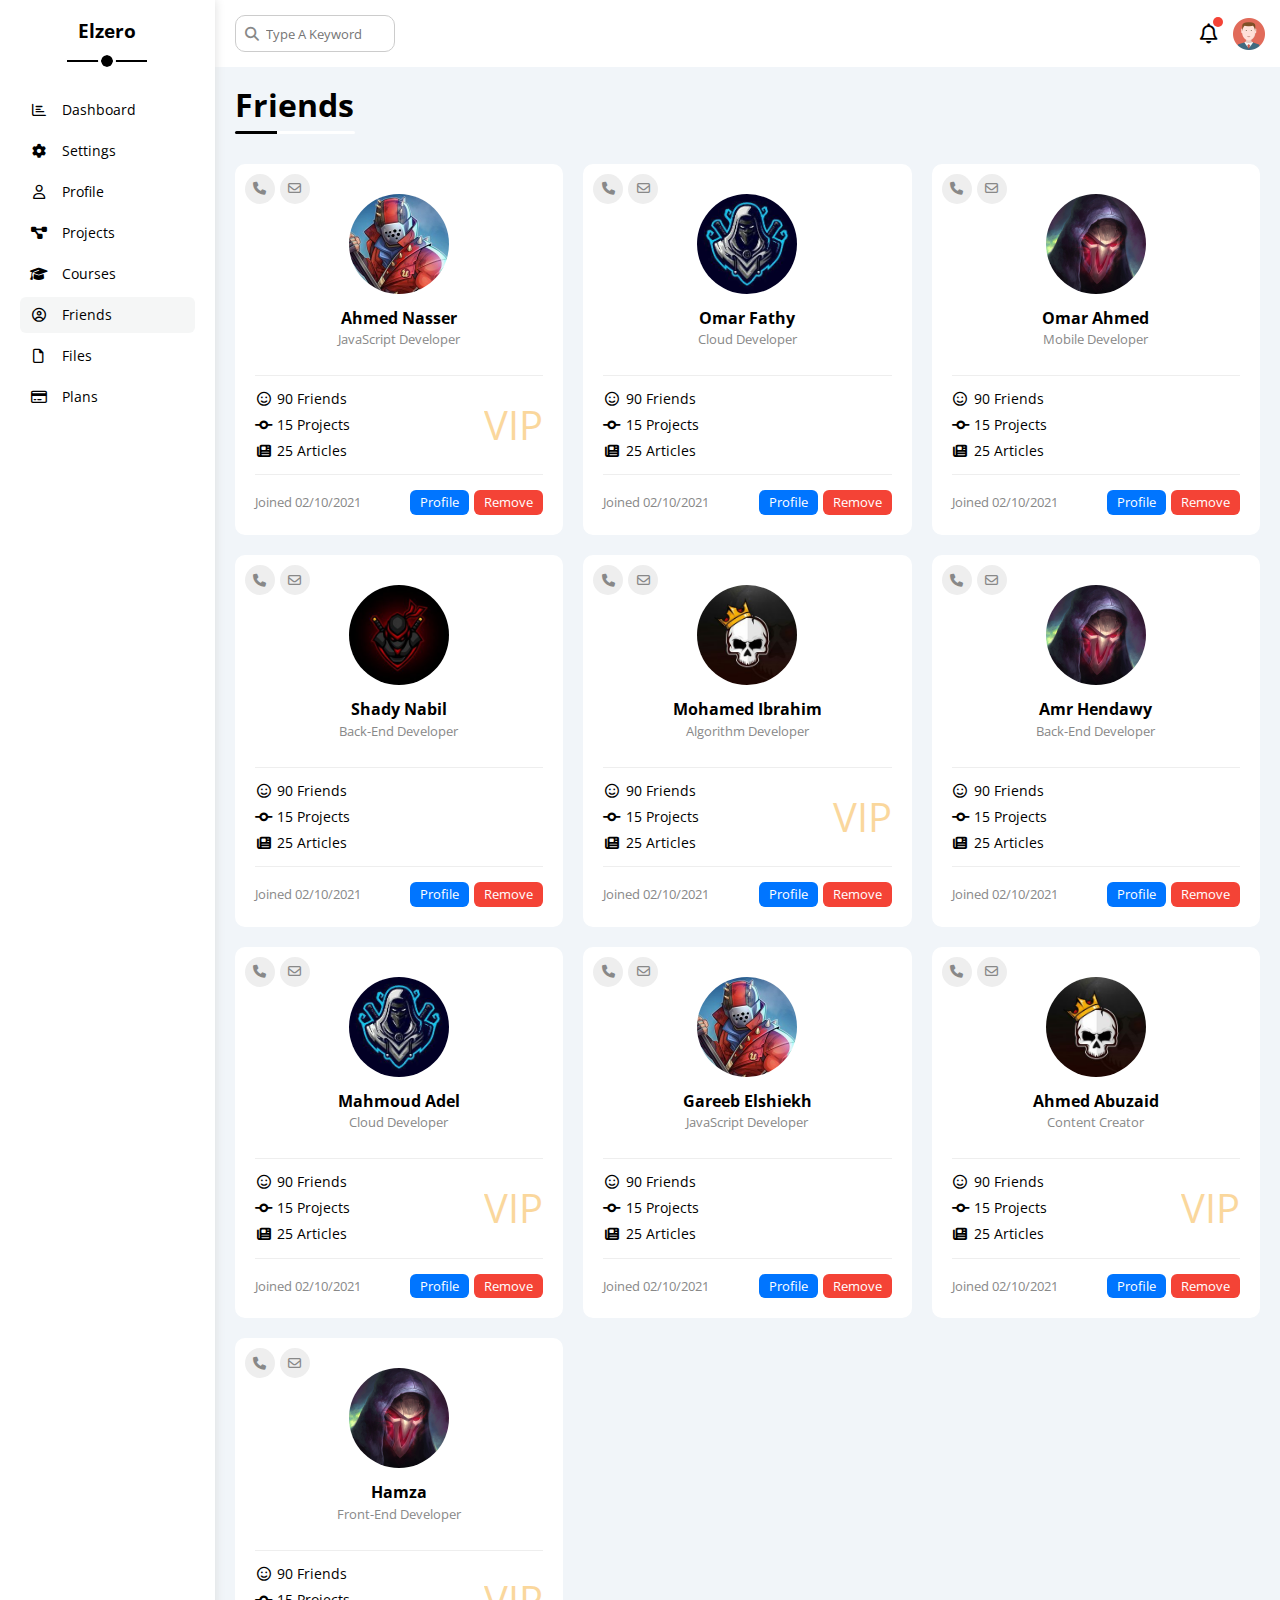
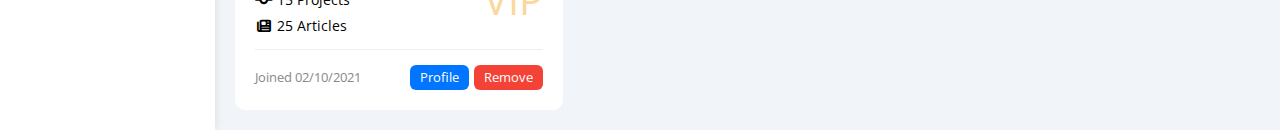
<file: friends.html>
<!DOCTYPE html>
<html lang="en">

<head>
    <meta charset="UTF-8">
    <meta name="viewport" content="width=device-width, initial-scale=1.0">
    <title>Friends </title>
    <link rel="stylesheet" href="csstemp4/normalize.css">
    <link rel="stylesheet" href="csstemp4/all.min.css">
    <link rel="stylesheet" href="csstemp4/framework.css">
    <link rel="stylesheet" href="csstemp4/master.css">
    <link rel="preconnect" href="https://fonts.googleapis.com">
    <link rel="preconnect" href="https://fonts.gstatic.com" crossorigin>
    <link href="https://fonts.googleapis.com/css2?family=Open+Sans:wght@500;600;700;800&display=swap" rel="stylesheet">
</head>

<body>
    <div class="page d-flex">
        <div class="sidebar p-20 bg-white p-rel">
            <h3 class="p-rel mt-0 tex-cen">Elzero</h3>
            <ul>
                <li>
                    <a class="fn-sz-14 tran-300 p-10 rad-6 d-block co-b d-flex ali-cen" href="index.html">
                        <i class="fa-regular fa-chart-bar fa-fw"></i>
                        <span class="d-none-m">Dashboard</span>
                    </a>
                </li>
                <li>
                    <a class="fn-sz-14 tran-300 p-10 rad-6 d-block co-b d-flex ali-cen" href="settings.html">
                        <i class="fa-solid fa-gear fa-fw"></i>
                        <span class="d-none-m">Settings</span>
                    </a>
                </li>
                <li>
                    <a class="fn-sz-14 tran-300 p-10 rad-6 d-block co-b d-flex ali-cen" href="profile.html">
                        <i class="fa-regular fa-user fa-fw"></i>
                        <span class="d-none-m">Profile</span>
                    </a>
                </li>
                <li>
                    <a class="fn-sz-14 tran-300 p-10 rad-6 d-block co-b d-flex ali-cen" href="projects.html">
                        <i class="fa-solid fa-diagram-project fa-fw"></i>
                        <span class="d-none-m">Projects</span>
                    </a>
                </li>
                <li>
                    <a class="fn-sz-14 tran-300 p-10 rad-6 d-block co-b d-flex ali-cen" href="courses.html">
                        <i class="fa-solid fa-graduation-cap fa-fw"></i>
                        <span class="d-none-m">Courses</span>
                    </a>
                </li>
                <li>
                    <a class="fn-sz-14 tran-300 p-10 rad-6 d-block co-b d-flex ali-cen active" href="friends.html">
                        <i class="fa-regular fa-circle-user fa-fw"></i>
                        <span class="d-none-m">Friends</span>
                    </a>
                </li>
                <li>
                    <a class="fn-sz-14 tran-300 p-10 rad-6 d-block co-b d-flex ali-cen" href="files.html">
                        <i class="fa-regular fa-file fa-fw"></i>
                        <span class="d-none-m">Files</span>
                    </a>
                </li>
                <li>
                    <a class="fn-sz-14 tran-300 p-10 rad-6 d-block co-b d-flex ali-cen" href="plans.html">
                        <i class="fa-regular fa-credit-card fa-fw"></i>
                        <span class="d-none-m">Plans</span>
                    </a>
                </li>
            </ul>
        </div>
        <div class="content w-full flow-hi">
            <div class="head bg-white p-15 d-flex f-cen-bet">
                <div class="search p-rel ">
                    <input type="search" placeholder="Type A Keyword" class="p-10 fn-sz-13 tran-300 ccc-1 rad-10"
                        name="keywork">
                </div>
                <div class="profile d-flex ali-cen">
                    <span class="notification p-rel fn-sz-20">
                        <i class="fa-regular fa-bell "></i>
                    </span>
                    <img src="img4/avatar.png" alt="">
                </div>
            </div>
            <h1 class="p-rel">Friends</h1>
            <div class="friends-page d-grid g-20 m-20">
                <div class="friend bg-white p-20 rad-10 p-rel">
                    <div class="call d-flex p-ab ali-cen">
                        <i class="fa-solid fa-phone co-grey bg-eee rad-half tran-300 mr-5 d-flex f-cen fn-sz-13"></i>
                        <i class="fa-regular fa-envelope co-grey bg-eee rad-half tran-300 d-flex f-cen fn-sz-13"></i>
                    </div>
                    <div class="profile d-flex f-col-cen">
                        <img src="img4/friend-01.jpg" class="rad-half mb-10 mt-10" alt="">
                        <h4 class="m-0 mt-5">Ahmed Nasser</h4>
                        <p class="co-grey mt-5 fn-sz-13">JavaScript Developer</p>    
                    </div>
                    <div class="stats mt-15 mb-15 pt-15 pb-15 eee-t-1 eee-b-1 p-rel">
                        <span class="vip co-orange p-ab">VIP</span>
                        <div class="stat d-flex ali-cen fn-sz-14 mb-10">
                            <i class="fa-regular fa-face-smile mr-5 fa-fw"></i>
                            <span>90 Friends</span>
                        </div>
                        <div class="stat d-flex ali-cen fn-sz-14 mb-10">
                            <i class="fa-solid fa-code-commit fa-fw mr-5"></i>
                            <span>15 Projects</span>
                        </div>
                        <div class="stat d-flex ali-cen fn-sz-14">
                            <i class="fa-solid fa-newspaper mr-5 fa-fw"></i>
                            <span>25 Articles</span>
                        </div>
                    </div>
                    <div class="info d-flex f-cen-bet">
                        <span class="fn-sz-13 co-grey">Joined 02/10/2021</span>
                        <div class="d-flex ali-cen">
                            <a href="#" class="co-white bg-blue fn-sz-13 b-shap rad-6 mr-5">Profile</a>
                            <a href="#" class="co-white bg-red fn-sz-13 b-shap rad-6 ">Remove</a>
                        </div>
                    </div>
                </div>
                <div class="friend bg-white p-20 rad-10 p-rel">
                    <div class="call d-flex p-ab ali-cen">
                        <i class="fa-solid fa-phone co-grey bg-eee rad-half tran-300 mr-5 d-flex f-cen fn-sz-13"></i>
                        <i class="fa-regular fa-envelope co-grey bg-eee rad-half tran-300 d-flex f-cen fn-sz-13"></i>
                    </div>
                    <div class="profile d-flex f-col-cen">
                        <img src="img4/friend-02.jpg" class="rad-half mb-10 mt-10" alt="">
                        <h4 class="m-0 mt-5">Omar Fathy</h4>
                        <p class="co-grey mt-5 fn-sz-13">Cloud Developer</p>    
                    </div>
                    <div class="stats mt-15 mb-15 pt-15 pb-15 eee-t-1 eee-b-1 p-rel">
                        <div class="stat d-flex ali-cen fn-sz-14 mb-10">
                            <i class="fa-regular fa-face-smile mr-5 fa-fw"></i>
                            <span>90 Friends</span>
                        </div>
                        <div class="stat d-flex ali-cen fn-sz-14 mb-10">
                            <i class="fa-solid fa-code-commit fa-fw mr-5"></i>
                            <span>15 Projects</span>
                        </div>
                        <div class="stat d-flex ali-cen fn-sz-14">
                            <i class="fa-solid fa-newspaper mr-5 fa-fw"></i>
                            <span>25 Articles</span>
                        </div>
                    </div>
                    <div class="info d-flex f-cen-bet">
                        <span class="fn-sz-13 co-grey">Joined 02/10/2021</span>
                        <div class="d-flex ali-cen">
                            <a href="#" class="co-white bg-blue fn-sz-13 b-shap rad-6 mr-5">Profile</a>
                            <a href="#" class="co-white bg-red fn-sz-13 b-shap rad-6 ">Remove</a>
                        </div>
                    </div>
                </div>
                <div class="friend bg-white p-20 rad-10 p-rel">
                    <div class="call d-flex p-ab ali-cen">
                        <i class="fa-solid fa-phone co-grey bg-eee rad-half tran-300 mr-5 d-flex f-cen fn-sz-13"></i>
                        <i class="fa-regular fa-envelope co-grey bg-eee rad-half tran-300 d-flex f-cen fn-sz-13"></i>
                    </div>
                    <div class="profile d-flex f-col-cen">
                        <img src="img4/friend-03.jpg" class="rad-half mb-10 mt-10" alt="">
                        <h4 class="m-0 mt-5">Omar Ahmed</h4>
                        <p class="co-grey mt-5 fn-sz-13">Mobile Developer</p>    
                    </div>
                    <div class="stats mt-15 mb-15 pt-15 pb-15 eee-t-1 eee-b-1 p-rel">
                        <div class="stat d-flex ali-cen fn-sz-14 mb-10">
                            <i class="fa-regular fa-face-smile mr-5 fa-fw"></i>
                            <span>90 Friends</span>
                        </div>
                        <div class="stat d-flex ali-cen fn-sz-14 mb-10">
                            <i class="fa-solid fa-code-commit fa-fw mr-5"></i>
                            <span>15 Projects</span>
                        </div>
                        <div class="stat d-flex ali-cen fn-sz-14">
                            <i class="fa-solid fa-newspaper mr-5 fa-fw"></i>
                            <span>25 Articles</span>
                        </div>
                    </div>
                    <div class="info d-flex f-cen-bet">
                        <span class="fn-sz-13 co-grey">Joined 02/10/2021</span>
                        <div class="d-flex ali-cen">
                            <a href="#" class="co-white bg-blue fn-sz-13 b-shap rad-6 mr-5">Profile</a>
                            <a href="#" class="co-white bg-red fn-sz-13 b-shap rad-6 ">Remove</a>
                        </div>
                    </div>
                </div>
                <div class="friend bg-white p-20 rad-10 p-rel">
                    <div class="call d-flex p-ab ali-cen">
                        <i class="fa-solid fa-phone co-grey bg-eee rad-half tran-300 mr-5 d-flex f-cen fn-sz-13"></i>
                        <i class="fa-regular fa-envelope co-grey bg-eee rad-half tran-300 d-flex f-cen fn-sz-13"></i>
                    </div>
                    <div class="profile d-flex f-col-cen">
                        <img src="img4/friend-04.jpg" class="rad-half mb-10 mt-10" alt="">
                        <h4 class="m-0 mt-5">Shady Nabil</h4>
                        <p class="co-grey mt-5 fn-sz-13">Back-End Developer</p>    
                    </div>
                    <div class="stats mt-15 mb-15 pt-15 pb-15 eee-t-1 eee-b-1 p-rel">
                        <div class="stat d-flex ali-cen fn-sz-14 mb-10">
                            <i class="fa-regular fa-face-smile mr-5 fa-fw"></i>
                            <span>90 Friends</span>
                        </div>
                        <div class="stat d-flex ali-cen fn-sz-14 mb-10">
                            <i class="fa-solid fa-code-commit fa-fw mr-5"></i>
                            <span>15 Projects</span>
                        </div>
                        <div class="stat d-flex ali-cen fn-sz-14">
                            <i class="fa-solid fa-newspaper mr-5 fa-fw"></i>
                            <span>25 Articles</span>
                        </div>
                    </div>
                    <div class="info d-flex f-cen-bet">
                        <span class="fn-sz-13 co-grey">Joined 02/10/2021</span>
                        <div class="d-flex ali-cen">
                            <a href="#" class="co-white bg-blue fn-sz-13 b-shap rad-6 mr-5">Profile</a>
                            <a href="#" class="co-white bg-red fn-sz-13 b-shap rad-6 ">Remove</a>
                        </div>
                    </div>
                </div>
                <div class="friend bg-white p-20 rad-10 p-rel">
                    <div class="call d-flex p-ab ali-cen">
                        <i class="fa-solid fa-phone co-grey bg-eee rad-half tran-300 mr-5 d-flex f-cen fn-sz-13"></i>
                        <i class="fa-regular fa-envelope co-grey bg-eee rad-half tran-300 d-flex f-cen fn-sz-13"></i>
                    </div>
                    <div class="profile d-flex f-col-cen">
                        <img src="img4/friend-05.jpg" class="rad-half mb-10 mt-10" alt="">
                        <h4 class="m-0 mt-5">Mohamed Ibrahim</h4>
                        <p class="co-grey mt-5 fn-sz-13">Algorithm Developer</p>    
                    </div>
                    <div class="stats mt-15 mb-15 pt-15 pb-15 eee-t-1 eee-b-1 p-rel">
                        <span class="vip co-orange p-ab">VIP</span>
                        <div class="stat d-flex ali-cen fn-sz-14 mb-10">
                            <i class="fa-regular fa-face-smile mr-5 fa-fw"></i>
                            <span>90 Friends</span>
                        </div>
                        <div class="stat d-flex ali-cen fn-sz-14 mb-10">
                            <i class="fa-solid fa-code-commit fa-fw mr-5"></i>
                            <span>15 Projects</span>
                        </div>
                        <div class="stat d-flex ali-cen fn-sz-14">
                            <i class="fa-solid fa-newspaper mr-5 fa-fw"></i>
                            <span>25 Articles</span>
                        </div>
                    </div>
                    <div class="info d-flex f-cen-bet">
                        <span class="fn-sz-13 co-grey">Joined 02/10/2021</span>
                        <div class="d-flex ali-cen">
                            <a href="#" class="co-white bg-blue fn-sz-13 b-shap rad-6 mr-5">Profile</a>
                            <a href="#" class="co-white bg-red fn-sz-13 b-shap rad-6 ">Remove</a>
                        </div>
                    </div>
                </div>
                <div class="friend bg-white p-20 rad-10 p-rel">
                    <div class="call d-flex p-ab ali-cen">
                        <i class="fa-solid fa-phone co-grey bg-eee rad-half tran-300 mr-5 d-flex f-cen fn-sz-13"></i>
                        <i class="fa-regular fa-envelope co-grey bg-eee rad-half tran-300 d-flex f-cen fn-sz-13"></i>
                    </div>
                    <div class="profile d-flex f-col-cen">
                        <img src="img4/friend-03.jpg" class="rad-half mb-10 mt-10" alt="">
                        <h4 class="m-0 mt-5">Amr Hendawy</h4>
                        <p class="co-grey mt-5 fn-sz-13">Back-End Developer</p>    
                    </div>
                    <div class="stats mt-15 mb-15 pt-15 pb-15 eee-t-1 eee-b-1 p-rel">
                        <div class="stat d-flex ali-cen fn-sz-14 mb-10">
                            <i class="fa-regular fa-face-smile mr-5 fa-fw"></i>
                            <span>90 Friends</span>
                        </div>
                        <div class="stat d-flex ali-cen fn-sz-14 mb-10">
                            <i class="fa-solid fa-code-commit fa-fw mr-5"></i>
                            <span>15 Projects</span>
                        </div>
                        <div class="stat d-flex ali-cen fn-sz-14">
                            <i class="fa-solid fa-newspaper mr-5 fa-fw"></i>
                            <span>25 Articles</span>
                        </div>
                    </div>
                    <div class="info d-flex f-cen-bet">
                        <span class="fn-sz-13 co-grey">Joined 02/10/2021</span>
                        <div class="d-flex ali-cen">
                            <a href="#" class="co-white bg-blue fn-sz-13 b-shap rad-6 mr-5">Profile</a>
                            <a href="#" class="co-white bg-red fn-sz-13 b-shap rad-6 ">Remove</a>
                        </div>
                    </div>
                </div>
                <div class="friend bg-white p-20 rad-10 p-rel">
                    <div class="call d-flex p-ab ali-cen">
                        <i class="fa-solid fa-phone co-grey bg-eee rad-half tran-300 mr-5 d-flex f-cen fn-sz-13"></i>
                        <i class="fa-regular fa-envelope co-grey bg-eee rad-half tran-300 d-flex f-cen fn-sz-13"></i>
                    </div>
                    <div class="profile d-flex f-col-cen">
                        <img src="img4/friend-02.jpg" class="rad-half mb-10 mt-10" alt="">
                        <h4 class="m-0 mt-5">Mahmoud Adel</h4>
                        <p class="co-grey mt-5 fn-sz-13">Cloud Developer</p>    
                    </div>
                    <div class="stats mt-15 mb-15 pt-15 pb-15 eee-t-1 eee-b-1 p-rel">
                        <span class="vip co-orange p-ab">VIP</span>
                        <div class="stat d-flex ali-cen fn-sz-14 mb-10">
                            <i class="fa-regular fa-face-smile mr-5 fa-fw"></i>
                            <span>90 Friends</span>
                        </div>
                        <div class="stat d-flex ali-cen fn-sz-14 mb-10">
                            <i class="fa-solid fa-code-commit fa-fw mr-5"></i>
                            <span>15 Projects</span>
                        </div>
                        <div class="stat d-flex ali-cen fn-sz-14">
                            <i class="fa-solid fa-newspaper mr-5 fa-fw"></i>
                            <span>25 Articles</span>
                        </div>
                    </div>
                    <div class="info d-flex f-cen-bet">
                        <span class="fn-sz-13 co-grey">Joined 02/10/2021</span>
                        <div class="d-flex ali-cen">
                            <a href="#" class="co-white bg-blue fn-sz-13 b-shap rad-6 mr-5">Profile</a>
                            <a href="#" class="co-white bg-red fn-sz-13 b-shap rad-6 ">Remove</a>
                        </div>
                    </div>
                </div>
                <div class="friend bg-white p-20 rad-10 p-rel">
                    <div class="call d-flex p-ab ali-cen">
                        <i class="fa-solid fa-phone co-grey bg-eee rad-half tran-300 mr-5 d-flex f-cen fn-sz-13"></i>
                        <i class="fa-regular fa-envelope co-grey bg-eee rad-half tran-300 d-flex f-cen fn-sz-13"></i>
                    </div>
                    <div class="profile d-flex f-col-cen">
                        <img src="img4/friend-01.jpg" class="rad-half mb-10 mt-10" alt="">
                        <h4 class="m-0 mt-5">Gareeb Elshiekh</h4>
                        <p class="co-grey mt-5 fn-sz-13">JavaScript Developer</p>    
                    </div>
                    <div class="stats mt-15 mb-15 pt-15 pb-15 eee-t-1 eee-b-1 p-rel">
                        <div class="stat d-flex ali-cen fn-sz-14 mb-10">
                            <i class="fa-regular fa-face-smile mr-5 fa-fw"></i>
                            <span>90 Friends</span>
                        </div>
                        <div class="stat d-flex ali-cen fn-sz-14 mb-10">
                            <i class="fa-solid fa-code-commit fa-fw mr-5"></i>
                            <span>15 Projects</span>
                        </div>
                        <div class="stat d-flex ali-cen fn-sz-14">
                            <i class="fa-solid fa-newspaper mr-5 fa-fw"></i>
                            <span>25 Articles</span>
                        </div>
                    </div>
                    <div class="info d-flex f-cen-bet">
                        <span class="fn-sz-13 co-grey">Joined 02/10/2021</span>
                        <div class="d-flex ali-cen">
                            <a href="#" class="co-white bg-blue fn-sz-13 b-shap rad-6 mr-5">Profile</a>
                            <a href="#" class="co-white bg-red fn-sz-13 b-shap rad-6 ">Remove</a>
                        </div>
                    </div>
                </div>
                <div class="friend bg-white p-20 rad-10 p-rel">
                    <div class="call d-flex p-ab ali-cen">
                        <i class="fa-solid fa-phone co-grey bg-eee rad-half tran-300 mr-5 d-flex f-cen fn-sz-13"></i>
                        <i class="fa-regular fa-envelope co-grey bg-eee rad-half tran-300 d-flex f-cen fn-sz-13"></i>
                    </div>
                    <div class="profile d-flex f-col-cen">
                        <img src="img4/friend-05.jpg" class="rad-half mb-10 mt-10" alt="">
                        <h4 class="m-0 mt-5">Ahmed Abuzaid</h4>
                        <p class="co-grey mt-5 fn-sz-13">Content Creator</p>    
                    </div>
                    <div class="stats mt-15 mb-15 pt-15 pb-15 eee-t-1 eee-b-1 p-rel">
                        <span class="vip co-orange p-ab">VIP</span>
                        <div class="stat d-flex ali-cen fn-sz-14 mb-10">
                            <i class="fa-regular fa-face-smile mr-5 fa-fw"></i>
                            <span>90 Friends</span>
                        </div>
                        <div class="stat d-flex ali-cen fn-sz-14 mb-10">
                            <i class="fa-solid fa-code-commit fa-fw mr-5"></i>
                            <span>15 Projects</span>
                        </div>
                        <div class="stat d-flex ali-cen fn-sz-14">
                            <i class="fa-solid fa-newspaper mr-5 fa-fw"></i>
                            <span>25 Articles</span>
                        </div>
                    </div>
                    <div class="info d-flex f-cen-bet">
                        <span class="fn-sz-13 co-grey">Joined 02/10/2021</span>
                        <div class="d-flex ali-cen">
                            <a href="#" class="co-white bg-blue fn-sz-13 b-shap rad-6 mr-5">Profile</a>
                            <a href="#" class="co-white bg-red fn-sz-13 b-shap rad-6 ">Remove</a>
                        </div>
                    </div>
                </div>
                <div class="friend bg-white p-20 rad-10 p-rel">
                    <div class="call d-flex p-ab ali-cen">
                        <i class="fa-solid fa-phone co-grey bg-eee rad-half tran-300 mr-5 d-flex f-cen fn-sz-13"></i>
                        <i class="fa-regular fa-envelope co-grey bg-eee rad-half tran-300 d-flex f-cen fn-sz-13"></i>
                    </div>
                    <div class="profile d-flex f-col-cen">
                        <img src="img4/friend-03.jpg" class="rad-half mb-10 mt-10" alt="">
                        <h4 class="m-0 mt-5">Hamza</h4>
                        <p class="co-grey mt-5 fn-sz-13">Front-End Developer</p>    
                    </div>
                    <div class="stats mt-15 mb-15 pt-15 pb-15 eee-t-1 eee-b-1 p-rel">
                        <span class="vip co-orange p-ab">VIP</span>
                        <div class="stat d-flex ali-cen fn-sz-14 mb-10">
                            <i class="fa-regular fa-face-smile mr-5 fa-fw"></i>
                            <span>90 Friends</span>
                        </div>
                        <div class="stat d-flex ali-cen fn-sz-14 mb-10">
                            <i class="fa-solid fa-code-commit fa-fw mr-5"></i>
                            <span>15 Projects</span>
                        </div>
                        <div class="stat d-flex ali-cen fn-sz-14">
                            <i class="fa-solid fa-newspaper mr-5 fa-fw"></i>
                            <span>25 Articles</span>
                        </div>
                    </div>
                    <div class="info d-flex f-cen-bet">
                        <span class="fn-sz-13 co-grey">Joined 02/10/2021</span>
                        <div class="d-flex ali-cen">
                            <a href="#" class="co-white bg-blue fn-sz-13 b-shap rad-6 mr-5">Profile</a>
                            <a href="#" class="co-white bg-red fn-sz-13 b-shap rad-6 ">Remove</a>
                        </div>
                    </div>
                </div>
            </div>
        </div>
    </div>
</body>

</html>
</file>
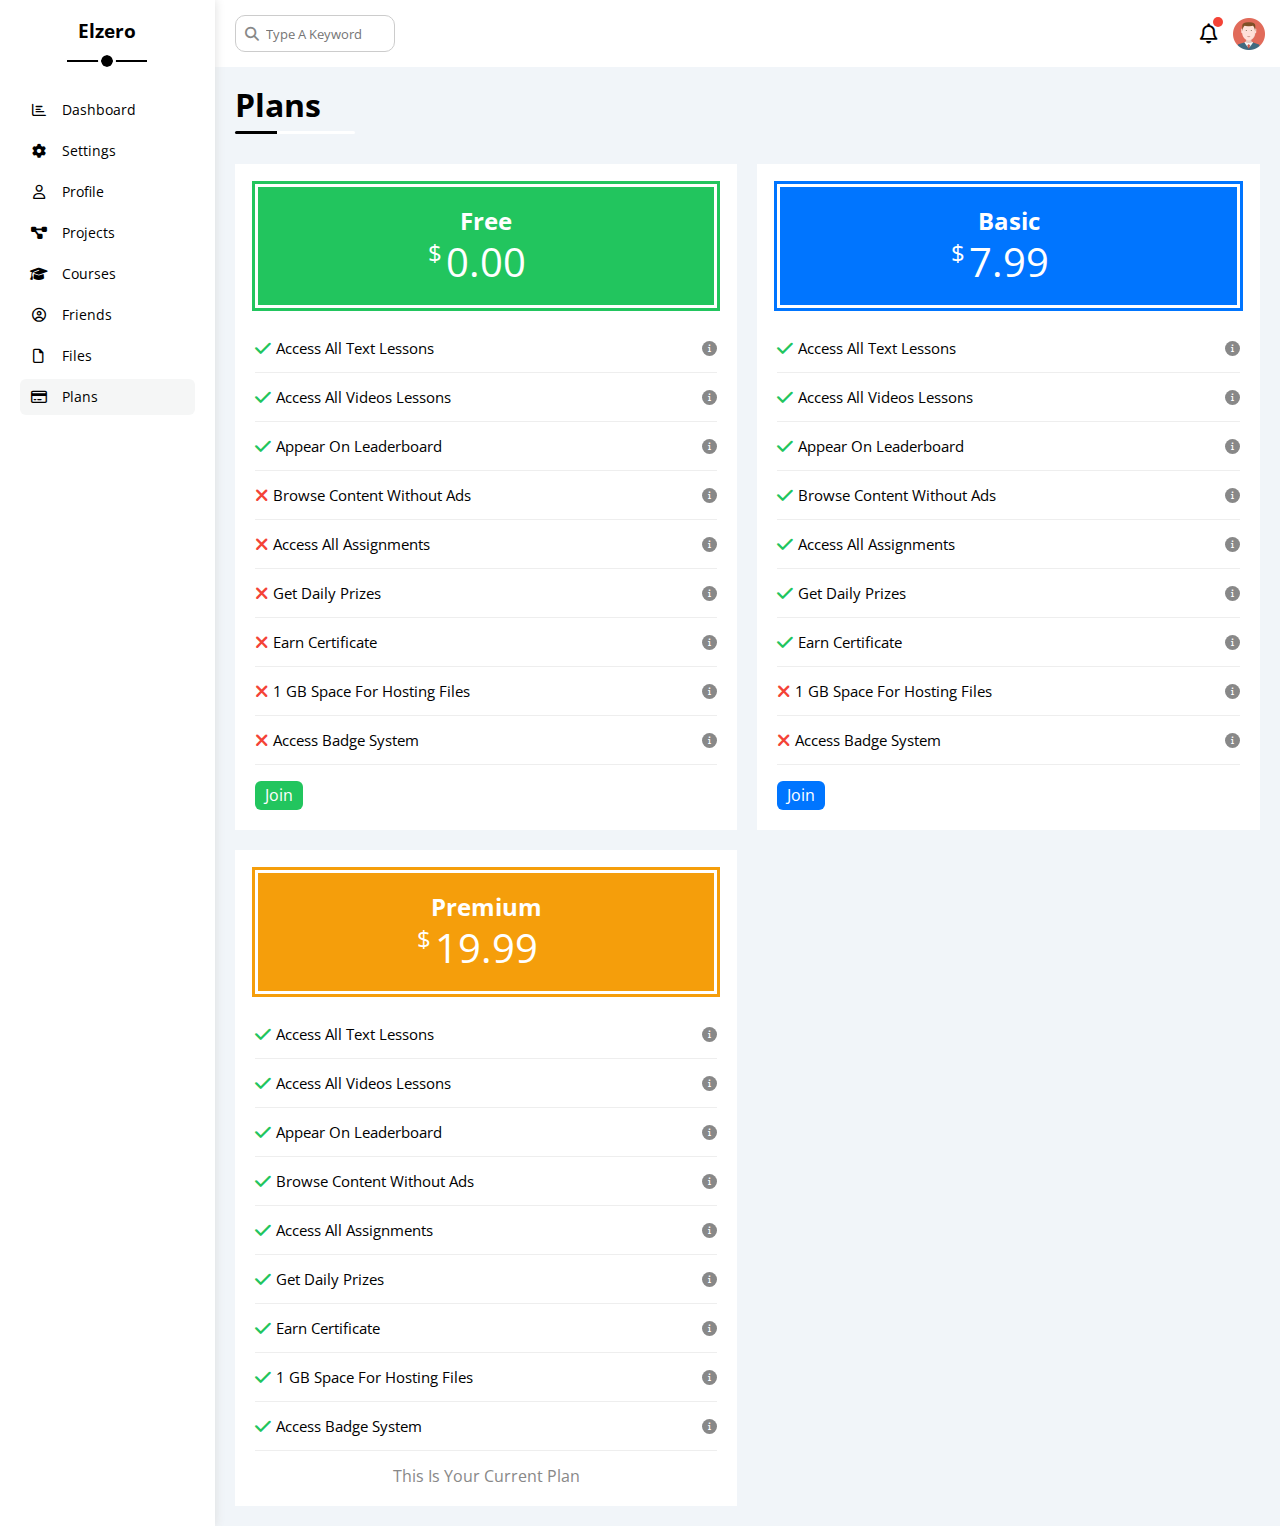
<file: plans.html>
<!DOCTYPE html>
<html lang="en">

<head>
    <meta charset="UTF-8">
    <meta name="viewport" content="width=device-width, initial-scale=1.0">
    <title>Plans </title>
    <link rel="stylesheet" href="csstemp4/normalize.css">
    <link rel="stylesheet" href="csstemp4/all.min.css">
    <link rel="stylesheet" href="csstemp4/framework.css">
    <link rel="stylesheet" href="csstemp4/master.css">
    <link rel="preconnect" href="https://fonts.googleapis.com">
    <link rel="preconnect" href="https://fonts.gstatic.com" crossorigin>
    <link href="https://fonts.googleapis.com/css2?family=Open+Sans:wght@500;600;700;800&display=swap" rel="stylesheet">
</head>

<body>
    <div class="page d-flex">
        <div class="sidebar p-20 bg-white p-rel">
            <h3 class="p-rel mt-0 tex-cen">Elzero</h3>
            <ul>
                <li>
                    <a class="fn-sz-14 tran-300 p-10 rad-6 d-block co-b d-flex ali-cen" href="index.html">
                        <i class="fa-regular fa-chart-bar fa-fw"></i>
                        <span class="d-none-m">Dashboard</span>
                    </a>
                </li>
                <li>
                    <a class="fn-sz-14 tran-300 p-10 rad-6 d-block co-b d-flex ali-cen" href="settings.html">
                        <i class="fa-solid fa-gear fa-fw"></i>
                        <span class="d-none-m">Settings</span>
                    </a>
                </li>
                <li>
                    <a class="fn-sz-14 tran-300 p-10 rad-6 d-block co-b d-flex ali-cen" href="profile.html">
                        <i class="fa-regular fa-user fa-fw"></i>
                        <span class="d-none-m">Profile</span>
                    </a>
                </li>
                <li>
                    <a class="fn-sz-14 tran-300 p-10 rad-6 d-block co-b d-flex ali-cen" href="projects.html">
                        <i class="fa-solid fa-diagram-project fa-fw"></i>
                        <span class="d-none-m">Projects</span>
                    </a>
                </li>
                <li>
                    <a class="fn-sz-14 tran-300 p-10 rad-6 d-block co-b d-flex ali-cen" href="courses.html">
                        <i class="fa-solid fa-graduation-cap fa-fw"></i>
                        <span class="d-none-m">Courses</span>
                    </a>
                </li>
                <li>
                    <a class="fn-sz-14 tran-300 p-10 rad-6 d-block co-b d-flex ali-cen" href="friends.html">
                        <i class="fa-regular fa-circle-user fa-fw"></i>
                        <span class="d-none-m">Friends</span>
                    </a>
                </li>
                <li>
                    <a class="fn-sz-14 tran-300 p-10 rad-6 d-block co-b d-flex ali-cen" href="files.html">
                        <i class="fa-regular fa-file fa-fw"></i>
                        <span class="d-none-m">Files</span>
                    </a>
                </li>
                <li>
                    <a class="fn-sz-14 tran-300 p-10 rad-6 d-block co-b d-flex ali-cen active" href="plans.html">
                        <i class="fa-regular fa-credit-card fa-fw"></i>
                        <span class="d-none-m">Plans</span>
                    </a>
                </li>
            </ul>
        </div>
        <div class="content w-full flow-hi">
            <div class="head bg-white p-15 d-flex f-cen-bet">
                <div class="search p-rel ">
                    <input type="search" placeholder="Type A Keyword" class="p-10 fn-sz-13 tran-300 ccc-1 rad-10"
                        name="keywork">
                </div>
                <div class="profile d-flex ali-cen">
                    <span class="notification p-rel fn-sz-20">
                        <i class="fa-regular fa-bell "></i>
                    </span>
                    <img src="img4/avatar.png" alt="">
                </div>
            </div>
            <h1 class="p-rel">Plans</h1>
            <div class="plans-page m-20 d-flex g-20 f-wrap g-10-m m-10-m">
                <div class="plan free bg-white p-20">
                    <div class="title bg-green co-white d-flex f-col-cen p-20">
                        <h2 class="m-0 mb-5">Free</h2>
                        <div class="p-rel">0.00</div>
                    </div>
                    <ul class="p-0">
                    <li class="pt-15 pb-15 d-flex ali-cen eee-b-1">
                        <i class="fa-solid fa-check co-green fn-sz-18 mr-5"></i>
                        <span class=" fn-sz-15">Access All Text Lessons</span>
                        <i class="fa-solid fa-info co-white rad-half d-flex f-cen i"></i>
                    </li>
                    <li class="pt-15 pb-15 d-flex ali-cen eee-b-1">
                        <i class="fa-solid fa-check co-green fn-sz-18 mr-5"></i>
                        <span class=" fn-sz-15">Access All Videos Lessons</span>
                        <i class="fa-solid fa-info co-white rad-half d-flex f-cen i"></i>
                    </li>
                    <li class="pt-15 pb-15 d-flex ali-cen eee-b-1">
                        <i class="fa-solid fa-check co-green fn-sz-18 mr-5"></i>
                        <span class=" fn-sz-15">Appear On Leaderboard</span>
                        <i class="fa-solid fa-info co-white rad-half d-flex f-cen i"></i>
                    </li>
                    <li class="pt-15 pb-15 d-flex ali-cen eee-b-1">
                        <i class="fa-solid fa-xmark co-red fn-sz-18 mr-5"></i>
                        <span class=" fn-sz-15">Browse Content Without Ads</span>
                        <i class="fa-solid fa-info co-white rad-half d-flex f-cen i"></i>
                    </li>
                    <li class="pt-15 pb-15 d-flex ali-cen eee-b-1">
                        <i class="fa-solid fa-xmark co-red fn-sz-18 mr-5"></i>
                        <span class=" fn-sz-15">Access All Assignments</span>
                        <i class="fa-solid fa-info co-white rad-half d-flex f-cen i"></i>
                    </li>
                    <li class="pt-15 pb-15 d-flex ali-cen eee-b-1">
                        <i class="fa-solid fa-xmark co-red fn-sz-18 mr-5"></i>
                        <span class=" fn-sz-15">Get Daily Prizes</span>
                        <i class="fa-solid fa-info co-white rad-half d-flex f-cen i"></i>
                    </li>
                    <li class="pt-15 pb-15 d-flex ali-cen eee-b-1">
                        <i class="fa-solid fa-xmark co-red fn-sz-18 mr-5"></i>
                        <span class=" fn-sz-15">Earn Certificate</span>
                        <i class="fa-solid fa-info co-white rad-half d-flex f-cen i"></i>
                    </li>
                    <li class="pt-15 pb-15 d-flex ali-cen eee-b-1">
                        <i class="fa-solid fa-xmark co-red fn-sz-18 mr-5"></i>
                        <span class=" fn-sz-15">1 GB Space For Hosting Files</span>
                        <i class="fa-solid fa-info co-white rad-half d-flex f-cen i"></i>
                    </li>
                    <li class="pt-15 pb-15 d-flex ali-cen eee-b-1">
                        <i class="fa-solid fa-xmark co-red fn-sz-18 mr-5"></i>
                        <span class=" fn-sz-15">Access Badge System</span>
                        <i class="fa-solid fa-info co-white rad-half d-flex f-cen i"></i>
                    </li>
                    </ul>
                    <a href="#" class="co-white bg-green b-shap rad-6 d-block w-fit mr-5">Join</a>
                </div>
                <div class="plan basic bg-white p-20">
                    <div class="title bg-blue co-white d-flex f-col-cen p-20">
                        <h2 class="m-0 mb-5">Basic</h2>
                        <div class="p-rel">7.99</div>
                    </div>
                    <ul class="p-0">
                    <li class="pt-15 pb-15 d-flex ali-cen eee-b-1">
                        <i class="fa-solid fa-check co-green fn-sz-18 mr-5"></i>
                        <span class=" fn-sz-15">Access All Text Lessons</span>
                        <i class="fa-solid fa-info co-white rad-half d-flex f-cen i"></i>
                    </li>
                    <li class="pt-15 pb-15 d-flex ali-cen eee-b-1">
                        <i class="fa-solid fa-check co-green fn-sz-18 mr-5"></i>
                        <span class=" fn-sz-15">Access All Videos Lessons</span>
                        <i class="fa-solid fa-info co-white rad-half d-flex f-cen i"></i>
                    </li>
                    <li class="pt-15 pb-15 d-flex ali-cen eee-b-1">
                        <i class="fa-solid fa-check co-green fn-sz-18 mr-5"></i>
                        <span class=" fn-sz-15">Appear On Leaderboard</span>
                        <i class="fa-solid fa-info co-white rad-half d-flex f-cen i"></i>
                    </li>
                    <li class="pt-15 pb-15 d-flex ali-cen eee-b-1">
                        <i class="fa-solid fa-check co-green fn-sz-18 mr-5"></i>
                        <span class=" fn-sz-15">Browse Content Without Ads</span>
                        <i class="fa-solid fa-info co-white rad-half d-flex f-cen i"></i>
                    </li>
                    <li class="pt-15 pb-15 d-flex ali-cen eee-b-1">
                        <i class="fa-solid fa-check co-green fn-sz-18 mr-5"></i>
                        <span class=" fn-sz-15">Access All Assignments</span>
                        <i class="fa-solid fa-info co-white rad-half d-flex f-cen i"></i>
                    </li>
                    <li class="pt-15 pb-15 d-flex ali-cen eee-b-1">
                        <i class="fa-solid fa-check co-green fn-sz-18 mr-5"></i>
                        <span class=" fn-sz-15">Get Daily Prizes</span>
                        <i class="fa-solid fa-info co-white rad-half d-flex f-cen i"></i>
                    </li>
                    <li class="pt-15 pb-15 d-flex ali-cen eee-b-1">
                        <i class="fa-solid fa-check co-green fn-sz-18 mr-5"></i>
                        <span class=" fn-sz-15">Earn Certificate</span>
                        <i class="fa-solid fa-info co-white rad-half d-flex f-cen i"></i>
                    </li>
                    <li class="pt-15 pb-15 d-flex ali-cen eee-b-1">
                        <i class="fa-solid fa-xmark co-red fn-sz-18 mr-5"></i>
                        <span class=" fn-sz-15">1 GB Space For Hosting Files</span>
                        <i class="fa-solid fa-info co-white rad-half d-flex f-cen i"></i>
                    </li>
                    <li class="pt-15 pb-15 d-flex ali-cen eee-b-1">
                        <i class="fa-solid fa-xmark co-red fn-sz-18 mr-5"></i>
                        <span class=" fn-sz-15">Access Badge System</span>
                        <i class="fa-solid fa-info co-white rad-half d-flex f-cen i"></i>
                    </li>
                    </ul>
                    <a href="#" class="co-white bg-blue b-shap rad-6 d-block w-fit mr-5">Join</a>
                </div>
                <div class="plan pre bg-white p-20">
                    <div class="title bg-orange co-white d-flex f-col-cen p-20">
                        <h2 class="m-0 mb-5">Premium</h2>
                        <div class="p-rel">19.99</div>
                    </div>
                    <ul class="p-0">
                    <li class="pt-15 pb-15 d-flex ali-cen eee-b-1">
                        <i class="fa-solid fa-check co-green fn-sz-18 mr-5"></i>
                        <span class=" fn-sz-15">Access All Text Lessons</span>
                        <i class="fa-solid fa-info co-white rad-half d-flex f-cen i"></i>
                    </li>
                    <li class="pt-15 pb-15 d-flex ali-cen eee-b-1">
                        <i class="fa-solid fa-check co-green fn-sz-18 mr-5"></i>
                        <span class=" fn-sz-15">Access All Videos Lessons</span>
                        <i class="fa-solid fa-info co-white rad-half d-flex f-cen i"></i>
                    </li>
                    <li class="pt-15 pb-15 d-flex ali-cen eee-b-1">
                        <i class="fa-solid fa-check co-green fn-sz-18 mr-5"></i>
                        <span class=" fn-sz-15">Appear On Leaderboard</span>
                        <i class="fa-solid fa-info co-white rad-half d-flex f-cen i"></i>
                    </li>
                    <li class="pt-15 pb-15 d-flex ali-cen eee-b-1">
                        <i class="fa-solid fa-check co-green fn-sz-18 mr-5"></i>
                        <span class=" fn-sz-15">Browse Content Without Ads</span>
                        <i class="fa-solid fa-info co-white rad-half d-flex f-cen i"></i>
                    </li>
                    <li class="pt-15 pb-15 d-flex ali-cen eee-b-1">
                        <i class="fa-solid fa-check co-green fn-sz-18 mr-5"></i>
                        <span class=" fn-sz-15">Access All Assignments</span>
                        <i class="fa-solid fa-info co-white rad-half d-flex f-cen i"></i>
                    </li>
                    <li class="pt-15 pb-15 d-flex ali-cen eee-b-1">
                        <i class="fa-solid fa-check co-green fn-sz-18 mr-5"></i>
                        <span class=" fn-sz-15">Get Daily Prizes</span>
                        <i class="fa-solid fa-info co-white rad-half d-flex f-cen i"></i>
                    </li>
                    <li class="pt-15 pb-15 d-flex ali-cen eee-b-1">
                        <i class="fa-solid fa-check co-green fn-sz-18 mr-5"></i>
                        <span class=" fn-sz-15">Earn Certificate</span>
                        <i class="fa-solid fa-info co-white rad-half d-flex f-cen i"></i>
                    </li>
                    <li class="pt-15 pb-15 d-flex ali-cen eee-b-1">
                        <i class="fa-solid fa-check co-green fn-sz-18 mr-5"></i>
                        <span class=" fn-sz-15">1 GB Space For Hosting Files</span>
                        <i class="fa-solid fa-info co-white rad-half d-flex f-cen i"></i>
                    </li>
                    <li class="pt-15 pb-15 d-flex ali-cen eee-b-1">
                        <i class="fa-solid fa-check co-green fn-sz-18 mr-5"></i>
                        <span class=" fn-sz-15">Access Badge System</span>
                        <i class="fa-solid fa-info co-white rad-half d-flex f-cen i"></i>
                    </li>
                    </ul>
                    <div class="co-grey w-fit m-auto">This Is Your Current Plan</div>
                </div>                

            </div>
        </div>
    </div>
</body>

</html>
</file>
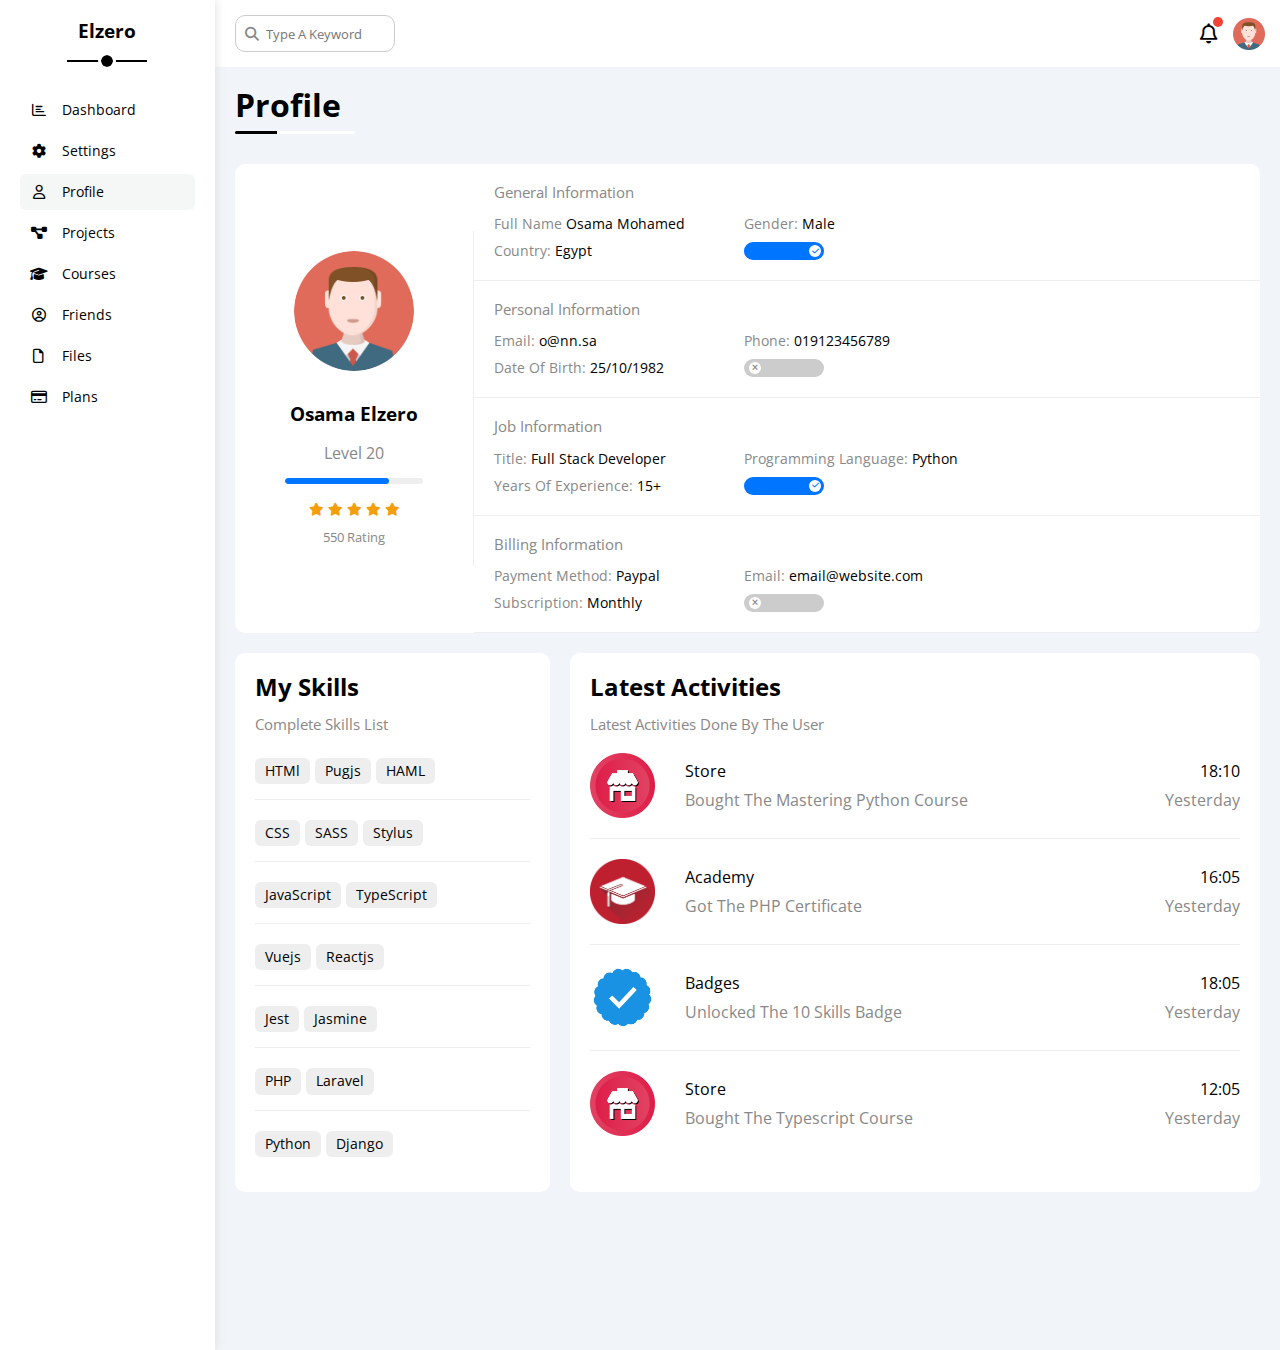
<file: profile.html>
<!DOCTYPE html>
<html lang="en">

<head>
    <meta charset="UTF-8">
    <meta name="viewport" content="width=device-width, initial-scale=1.0">
    <title>Profile</title>
    <link rel="stylesheet" href="csstemp4/normalize.css">
    <link rel="stylesheet" href="csstemp4/all.min.css">
    <link rel="stylesheet" href="csstemp4/framework.css">
    <link rel="stylesheet" href="csstemp4/master.css">
    <link rel="preconnect" href="https://fonts.googleapis.com">
    <link rel="preconnect" href="https://fonts.gstatic.com" crossorigin>
    <link href="https://fonts.googleapis.com/css2?family=Open+Sans:wght@500;600;700;800&display=swap" rel="stylesheet">
</head>

<body>
    <div class="page d-flex">
        <div class="sidebar p-20 bg-white p-rel">
            <h3 class="p-rel mt-0 tex-cen">Elzero</h3>
            <ul>
                <li>
                    <a class="fn-sz-14 tran-300 p-10 rad-6 d-block co-b d-flex ali-cen" href="index.html">
                        <i class="fa-regular fa-chart-bar fa-fw"></i>
                        <span class="d-none-m">Dashboard</span>
                    </a>
                </li>
                <li>
                    <a class="fn-sz-14 tran-300 p-10 rad-6 d-block co-b d-flex ali-cen" href="settings.html">
                        <i class="fa-solid fa-gear fa-fw"></i>
                        <span class="d-none-m">Settings</span>
                    </a>
                </li>
                <li>
                    <a class="fn-sz-14 tran-300 p-10 rad-6 d-block co-b d-flex ali-cen active" href="profile.html">
                        <i class="fa-regular fa-user fa-fw"></i>
                        <span class="d-none-m">Profile</span>
                    </a>
                </li>
                <li>
                    <a class="fn-sz-14 tran-300 p-10 rad-6 d-block co-b d-flex ali-cen" href="projects.html">
                        <i class="fa-solid fa-diagram-project fa-fw"></i>
                        <span class="d-none-m">Projects</span>
                    </a>
                </li>
                <li>
                    <a class="fn-sz-14 tran-300 p-10 rad-6 d-block co-b d-flex ali-cen" href="courses.html">
                        <i class="fa-solid fa-graduation-cap fa-fw"></i>
                        <span class="d-none-m">Courses</span>
                    </a>
                </li>
                <li>
                    <a class="fn-sz-14 tran-300 p-10 rad-6 d-block co-b d-flex ali-cen" href="friends.html">
                        <i class="fa-regular fa-circle-user fa-fw"></i>
                        <span class="d-none-m">Friends</span>
                    </a>
                </li>
                <li>
                    <a class="fn-sz-14 tran-300 p-10 rad-6 d-block co-b d-flex ali-cen" href="files.html">
                        <i class="fa-regular fa-file fa-fw"></i>
                        <span class="d-none-m">Files</span>
                    </a>
                </li>
                <li>
                    <a class="fn-sz-14 tran-300 p-10 rad-6 d-block co-b d-flex ali-cen" href="plans.html">
                        <i class="fa-regular fa-credit-card fa-fw"></i>
                        <span class="d-none-m">Plans</span>
                    </a>
                </li>
            </ul>
        </div>
        <div class="content w-full flow-hi">
            <div class="head bg-white p-15 d-flex f-cen-bet">
                <div class="search p-rel ">
                    <input type="search" placeholder="Type A Keyword" class="p-10 fn-sz-13 tran-300 ccc-1 rad-10"
                        name="keywork">
                </div>
                <div class="profile d-flex ali-cen">
                    <span class="notification p-rel fn-sz-20">
                        <i class="fa-regular fa-bell "></i>
                    </span>
                    <img src="img4/avatar.png" alt="">
                </div>
            </div>
            <h1 class="p-rel">Profile</h1>
            <div class="profile-page m-20">
                <div class="overview rad-10 bg-white d-flex ali-cen f-col-cen-m">
                    <div class="avatar tex-cen p-20">
                        <img class="mb-10 rad-half" src="img4/avatar.png" alt="">
                        <h3>Osama Elzero</h3>
                        <p class="mt-10 co-grey">Level 20</p>
                        <div class="bg-eee rating rad-6 flow-hi">
                            <span style="width:75%" class="bg-blue rad-6 h-full d-block"></span>
                        </div>
                        <div class="stars mb-10">
                            <i class="fa-solid fa-star fn-sz-13 co-orange"></i>
                            <i class="fa-solid fa-star fn-sz-13 co-orange"></i>
                            <i class="fa-solid fa-star fn-sz-13 co-orange"></i>
                            <i class="fa-solid fa-star fn-sz-13 co-orange"></i>
                            <i class="fa-solid fa-star fn-sz-13 co-orange"></i>
                        </div>
                        <span class="co-grey fn-sz-13">550 Rating</span>
                    </div>
                    <div class="info w-full tex-cen-m">
                        <div class="box d-flex f-wrap p-20 ali-cen eee-b-1 tran-300">
                            <span class="fn-sz-15 co-grey m-0 mb-5 w-full">General Information</span>
                            <div class="pt-10 fn-sz-14">
                                <span class="co-grey">Full Name </span>
                                Osama Mohamed
                            </div>
                            <div class="pt-10 fn-sz-14">
                                <span class="co-grey">Gender: </span>
                                Male
                            </div>
                            <div class="pt-10 fn-sz-14">
                                <span class="co-grey">Country: </span>
                                Egypt
                            </div>
                            <div class="label pt-10 fn-sz-14">
                                <label>
                                    <input type="checkbox" class="switch-button" checked>
                                    <div class="switch-div"></div>
                                </label>
                            </div>
                        </div>
                        <div class="box d-flex f-wrap p-20 ali-cen eee-b-1 tran-300">
                            <span class="fn-sz-15 co-grey m-0 mb-5 w-full">Personal Information</span>
                            <div class="pt-10 fn-sz-14 tex-cen-m">
                                <span class="co-grey">Email: </span>
                                o@nn.sa
                            </div>
                            <div class="pt-10 fn-sz-14">
                                <span class="co-grey">Phone: </span>
                                019123456789
                            </div>
                            <div class="pt-10 fn-sz-14">
                                <span class="co-grey">Date Of Birth: </span>
                                25/10/1982
                            </div>
                            <div class="label pt-10">
                                <label>
                                    <input type="checkbox" class="switch-button">
                                    <div class="switch-div"></div>
                                </label>
                            </div>
                        </div>
                        <div class="box d-flex f-wrap p-20 ali-cen eee-b-1 tran-300">
                            <span class="fn-sz-15 co-grey m-0 mb-5 w-full">Job Information</span>
                            <div class="pt-10 fn-sz-14">
                                <span class="co-grey">Title: </span>
                                Full Stack Developer
                            </div>
                            <div class="pt-10 fn-sz-14">
                                <span class="co-grey">Programming Language: </span>
                                Python
                            </div>
                            <div class="pt-10 fn-sz-14">
                                <span class="co-grey">Years Of Experience: </span>
                                15+
                            </div>
                            <div class="label pt-10">
                                <label>
                                    <input type="checkbox" class="switch-button" checked>
                                    <div class="switch-div"></div>
                                </label>
                            </div>
                        </div>
                        <div class="box d-flex f-wrap p-20 ali-cen eee-b-1 tran-300">
                            <span class="fn-sz-15 co-grey m-0 mb-5 w-full">Billing Information</span>
                            <div class="pt-10 fn-sz-14">
                                <span class="co-grey">Payment Method: </span>
                                Paypal
                            </div>
                            <div class="pt-10 fn-sz-14">
                                <span class="co-grey">Email: </span>
                                email@website.com
                            </div>
                            <div class="pt-10 fn-sz-14">
                                <span class="co-grey">Subscription: </span>
                                Monthly
                            </div>
                            <div class="label pt-10">
                                <label>
                                    <input type="checkbox" class="switch-button">
                                    <div class="switch-div"></div>
                                </label>
                            </div>
                        </div>
                    </div>
                </div>
                <div class="other-data d-flex g-20 f-col-m">
                    <div class="profile-skills bg-white p-20 mt-20 w-full-m f-g rad-10">
                        <h2 class="mt-0 mb-15">My Skills</h2>
                        <p class="co-grey mb-20 fn-sz-15">Complete Skills List</p>
                        <ul class="m-0">
                            <li class="d-flex f-wrap ali-cen eee-b-1 fn-sz-14 pb-15 f-jus-m">
                                <span class="bg-eee b-shap mr-5 mt-5 rad-6 ">HTMl</span>
                                <span class="bg-eee b-shap mr-5 mt-5 rad-6">Pugjs</span>
                                <span class="bg-eee b-shap mt-5 rad-6">HAML</span>
                            </li>
                            <li class="d-flex f-wrap ali-cen eee-b-1 fn-sz-14 pt-15 pb-15 f-jus-m">
                                <span class="bg-eee b-shap mr-5 mt-5 rad-6">CSS</span>
                                <span class="bg-eee b-shap mr-5 mt-5 rad-6">SASS</span>
                                <span class="bg-eee b-shap mt-5 rad-6">Stylus</span>
                            </li>
                            <li class="d-flex f-wrap ali-cen eee-b-1 fn-sz-14 pt-15 pb-15 f-jus-m">
                                <span class="bg-eee b-shap mr-5 mt-5 rad-6">JavaScript</span>
                                <span class="bg-eee b-shap mr-5 mt-5 rad-6">TypeScript</span>
                            </li>
                            <li class="d-flex f-wrap ali-cen eee-b-1 fn-sz-14 pt-15 pb-15 f-jus-m">
                                <span class="bg-eee b-shap mr-5 mt-5 rad-6">Vuejs</span>
                                <span class="bg-eee b-shap mr-5 mt-5 rad-6">Reactjs</span>
                            </li>
                            <li class="d-flex f-wrap ali-cen eee-b-1 fn-sz-14 pt-15 pb-15 f-jus-m">
                                <span class="bg-eee b-shap mr-5 mt-5 rad-6">Jest</span>
                                <span class="bg-eee b-shap mr-5 mt-5 rad-6">Jasmine</span>
                            </li>
                            <li class="d-flex f-wrap ali-cen eee-b-1 fn-sz-14 pt-15 pb-15 f-jus-m">
                                <span class="bg-eee b-shap mr-5 mt-5 rad-6">PHP</span>
                                <span class="bg-eee b-shap mr-5 mt-5 rad-6">Laravel</span>
                            </li>
                            <li class="d-flex f-wrap ali-cen fn-sz-14 pt-15 pb-15 f-jus-m">
                                <span class="bg-eee b-shap mr-5 mt-5 rad-6">Python</span>
                                <span class="bg-eee b-shap mr-5 mt-5 rad-6">Django</span>
                            </li>
                        </ul>
                    </div>
                    <div class="latest-activities bg-white p-20 mt-20 rad-10 w-full-m">
                        <h2 class="mt-0 mb-15">Latest Activities</h2>
                        <p class="co-grey mb-20 fn-sz-15">Latest Activities Done By The User</p>
                        <div class="box d-flex ali-cen mb-20 pb-20 eee-b-1 f-col-m tex-cen-m g-20">
                            <img class="mr-10" src="img4/activity-01.png" alt="">
                            <div class="text f-g">
                                <span class="mb-10 d-block">Store</span>
                                <span class="co-grey">Bought The Mastering Python Course</span>
                            </div>
                            <div class="date">
                                <span class="mb-10 d-block">18:10</span>
                                <span class="co-grey">Yesterday</span>
                            </div>
                        </div>
                        <div class="box d-flex ali-cen mb-20 pb-20 eee-b-1 f-col-m tex-cen-m g-20">
                            <img class="mr-10" src="img4/activity-02.png" alt="">
                            <div class="text f-g">
                                <span class="mb-10 d-block">Academy</span>
                                <span class="co-grey">Got The PHP Certificate</span>
                            </div>
                            <div class="date">
                                <span class="mb-10 d-block">16:05
                                </span>
                                <span class="co-grey">Yesterday</span>
                            </div>
                        </div>
                        <div class="box d-flex ali-cen mb-20 pb-20 eee-b-1 f-col-m tex-cen-m g-20">
                            <img class="mr-10" src="img4/activity-03.png" alt="">
                            <div class="text f-g">
                                <span class="mb-10 d-block">Badges</span>
                                <span class="co-grey">Unlocked The 10 Skills Badge</span>
                            </div>
                            <div class="date">
                                <span class="mb-10 d-block">18:05</span>
                                <span class="co-grey">Yesterday</span>
                            </div>
                        </div>
                        <div class="box d-flex ali-cen f-col-m tex-cen-m g-20">
                            <img class="mr-10" src="img4/activity-01.png" alt="">
                            <div class="text f-g">
                                <span class="mb-10 d-block">Store</span>
                                <span class="co-grey">Bought The Typescript Course</span>
                            </div>
                            <div class="date">
                                <span class="mb-10 d-block">12:05</span>
                                <span class="co-grey">Yesterday</span>
                            </div>
                        </div>
                        
                    </div>
                </div>
            </div>
        </div>
    </div>
</body>

</html>
</file>
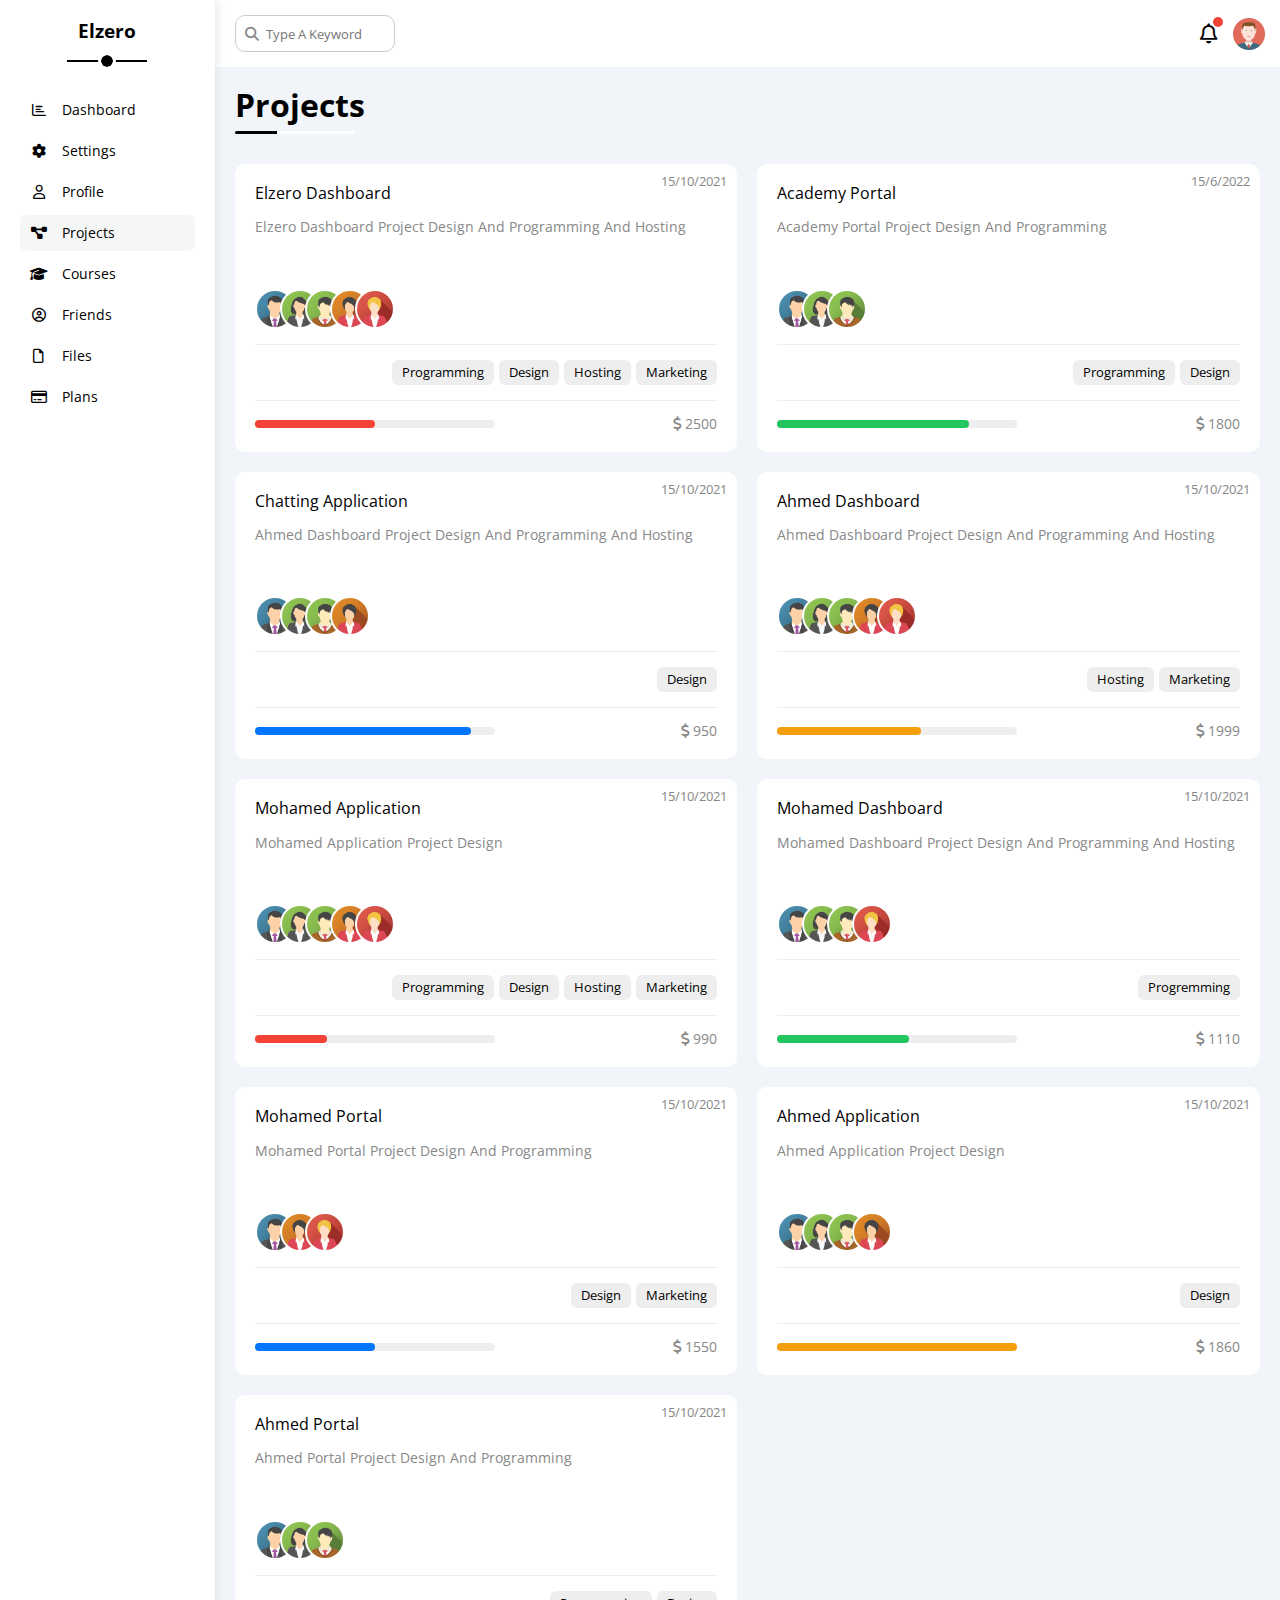
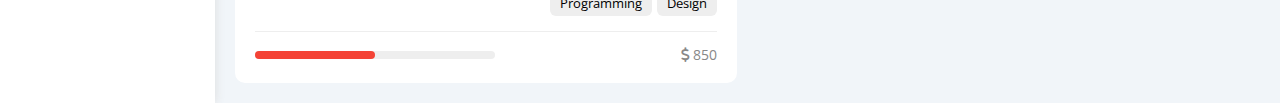
<file: projects.html>
<!DOCTYPE html>
<html lang="en">

<head>
    <meta charset="UTF-8">
    <meta name="viewport" content="width=device-width, initial-scale=1.0">
    <title>Projects</title>
    <link rel="stylesheet" href="csstemp4/normalize.css">
    <link rel="stylesheet" href="csstemp4/all.min.css">
    <link rel="stylesheet" href="csstemp4/framework.css">
    <link rel="stylesheet" href="csstemp4/master.css">
    <link rel="preconnect" href="https://fonts.googleapis.com">
    <link rel="preconnect" href="https://fonts.gstatic.com" crossorigin>
    <link href="https://fonts.googleapis.com/css2?family=Open+Sans:wght@500;600;700;800&display=swap" rel="stylesheet">
</head>

<body>
    <div class="page d-flex">
        <div class="sidebar p-20 bg-white p-rel">
            <h3 class="p-rel mt-0 tex-cen">Elzero</h3>
            <ul>
                <li>
                    <a class="fn-sz-14 tran-300 p-10 rad-6 d-block co-b d-flex ali-cen" href="index.html">
                        <i class="fa-regular fa-chart-bar fa-fw"></i>
                        <span class="d-none-m">Dashboard</span>
                    </a>
                </li>
                <li>
                    <a class="fn-sz-14 tran-300 p-10 rad-6 d-block co-b d-flex ali-cen" href="settings.html">
                        <i class="fa-solid fa-gear fa-fw"></i>
                        <span class="d-none-m">Settings</span>
                    </a>
                </li>
                <li>
                    <a class="fn-sz-14 tran-300 p-10 rad-6 d-block co-b d-flex ali-cen" href="profile.html">
                        <i class="fa-regular fa-user fa-fw"></i>
                        <span class="d-none-m">Profile</span>
                    </a>
                </li>
                <li>
                    <a class="fn-sz-14 tran-300 p-10 rad-6 d-block co-b d-flex ali-cen active" href="projects.html">
                        <i class="fa-solid fa-diagram-project fa-fw"></i>
                        <span class="d-none-m">Projects</span>
                    </a>
                </li>
                <li>
                    <a class="fn-sz-14 tran-300 p-10 rad-6 d-block co-b d-flex ali-cen" href="courses.html">
                        <i class="fa-solid fa-graduation-cap fa-fw"></i>
                        <span class="d-none-m">Courses</span>
                    </a>
                </li>
                <li>
                    <a class="fn-sz-14 tran-300 p-10 rad-6 d-block co-b d-flex ali-cen" href="friends.html">
                        <i class="fa-regular fa-circle-user fa-fw"></i>
                        <span class="d-none-m">Friends</span>
                    </a>
                </li>
                <li>
                    <a class="fn-sz-14 tran-300 p-10 rad-6 d-block co-b d-flex ali-cen" href="files.html">
                        <i class="fa-regular fa-file fa-fw"></i>
                        <span class="d-none-m">Files</span>
                    </a>
                </li>
                <li>
                    <a class="fn-sz-14 tran-300 p-10 rad-6 d-block co-b d-flex ali-cen" href="plans.html">
                        <i class="fa-regular fa-credit-card fa-fw"></i>
                        <span class="d-none-m">Plans</span>
                    </a>
                </li>
            </ul>
        </div>
        <div class="content w-full flow-hi">
            <div class="head bg-white p-15 d-flex f-cen-bet">
                <div class="search p-rel ">
                    <input type="search" placeholder="Type A Keyword" class="p-10 fn-sz-13 tran-300 ccc-1 rad-10"
                        name="keywork">
                </div>
                <div class="profile d-flex ali-cen">
                    <span class="notification p-rel fn-sz-20">
                        <i class="fa-regular fa-bell "></i>
                    </span>
                    <img src="img4/avatar.png" alt="">
                </div>
            </div>
            <h1 class="p-rel">Projects</h1>
            <div class="projects-page d-grid g-20 m-20">
                <div class="project bg-white p-20 rad-10 p-rel">
                    <div class="top">
                        <span>Elzero Dashboard</span>
                        <span class="co-grey fn-sz-13 p-ab">15/10/2021</span>
                    </div>
                    <p class="co-grey fn-sz-14 mb-10">Elzero Dashboard Project Design And Programming And Hosting</p>
                    <div class="mid d-flex">
                        <img class="rad-half p-2 bg-white" src="img4/team-01.png" alt="">
                        <img class="rad-half p-2 bg-white" src="img4/team-02.png" alt="">
                        <img class="rad-half p-2 bg-white" src="img4/team-03.png" alt="">
                        <img class="rad-half p-2 bg-white" src="img4/team-04.png" alt="">
                        <img class="rad-half p-2 bg-white" src="img4/team-05.png" alt="">
                    </div>
                    <div class="end d-flex f-cen-end mt-15 f-col-m pt-15 eee-t-1">
                        <span class="bg-eee b-shap fn-sz-13 ml-5 rad-6">Programming</span>
                        <span class="bg-eee b-shap fn-sz-13 ml-5 rad-6">Design</span>
                        <span class="bg-eee b-shap fn-sz-13 ml-5 rad-6">Hosting</span>
                        <span class="bg-eee b-shap fn-sz-13 ml-5 rad-6">Marketing</span>
                    </div>
                    <div class="foot d-flex f-cen-bet mt-15 pt-15 f-col-cen-m eee-t-1">
                        <div class="bg-eee rad-6">
                            <span class="rad-6 d-block bg-red h-full" style="width:50%"></span>
                        </div>
                        <div class="co-grey fn-sz-14"><i class="fa-solid fa-dollar-sign"></i> 2500</div>
                    </div>
                </div>
                <div class="project bg-white p-20 rad-10 p-rel">
                    <div class="top">
                        <span>Academy Portal</span>
                        <span class="co-grey fn-sz-13 p-ab">15/6/2022</span>
                    </div>
                    <p class="co-grey fn-sz-14 mb-10">Academy Portal Project Design And Programming</p>
                    <div class="mid d-flex">
                        <img class="rad-half p-2 bg-white" src="img4/team-01.png" alt="">
                        <img class="rad-half p-2 bg-white" src="img4/team-02.png" alt="">
                        <img class="rad-half p-2 bg-white" src="img4/team-03.png" alt="">
                    </div>
                    <div class="end d-flex f-cen-end mt-15 f-col-m pt-15 eee-t-1">
                        <span class="bg-eee b-shap fn-sz-13 ml-5 rad-6">Programming</span>
                        <span class="bg-eee b-shap fn-sz-13 ml-5 rad-6">Design</span>
                    </div>
                    <div class="foot d-flex f-cen-bet mt-15 pt-15 f-col-cen-m eee-t-1">
                        <div class="bg-eee rad-6">
                            <span class="rad-6 d-block bg-green h-full" style="width:80%"></span>
                        </div>
                        <div class="co-grey fn-sz-14"><i class="fa-solid fa-dollar-sign"></i> 1800</div>
                    </div>
                </div>
                <div class="project bg-white p-20 rad-10 p-rel">
                    <div class="top">
                        <span>Chatting Application</span>
                        <span class="co-grey fn-sz-13 p-ab">15/10/2021</span>
                    </div>
                    <p class="co-grey fn-sz-14 mb-10">Ahmed Dashboard Project Design And Programming And Hosting</p>
                    <div class="mid d-flex">
                        <img class="rad-half p-2 bg-white" src="img4/team-01.png" alt="">
                        <img class="rad-half p-2 bg-white" src="img4/team-02.png" alt="">
                        <img class="rad-half p-2 bg-white" src="img4/team-03.png" alt="">
                        <img class="rad-half p-2 bg-white" src="img4/team-04.png" alt="">
                    </div>
                    <div class="end d-flex f-cen-end mt-15 f-col-m pt-15 eee-t-1">
                        <span class="bg-eee b-shap fn-sz-13 ml-5 rad-6">Design</span>
                    </div>
                    <div class="foot d-flex f-cen-bet mt-15 pt-15 f-col-cen-m eee-t-1">
                        <div class="bg-eee rad-6">
                            <span class="rad-6 d-block bg-blue h-full" style="width:90%"></span>
                        </div>
                        <div class="co-grey fn-sz-14"><i class="fa-solid fa-dollar-sign"></i> 950</div>
                    </div>
                </div>
                <div class="project bg-white p-20 rad-10 p-rel">
                    <div class="top">
                        <span>Ahmed Dashboard</span>
                        <span class="co-grey fn-sz-13 p-ab">15/10/2021</span>
                    </div>
                    <p class="co-grey fn-sz-14 mb-10">Ahmed Dashboard Project Design And Programming And Hosting</p>
                    <div class="mid d-flex">
                        <img class="rad-half p-2 bg-white" src="img4/team-01.png" alt="">
                        <img class="rad-half p-2 bg-white" src="img4/team-02.png" alt="">
                        <img class="rad-half p-2 bg-white" src="img4/team-03.png" alt="">
                        <img class="rad-half p-2 bg-white" src="img4/team-04.png" alt="">
                        <img class="rad-half p-2 bg-white" src="img4/team-05.png" alt="">
                    </div>
                    <div class="end d-flex f-cen-end mt-15 f-col-m pt-15 eee-t-1">
                        <span class="bg-eee b-shap fn-sz-13 ml-5 rad-6">Hosting</span>
                        <span class="bg-eee b-shap fn-sz-13 ml-5 rad-6">Marketing</span>
                    </div>
                    <div class="foot d-flex f-cen-bet mt-15 pt-15 f-col-cen-m eee-t-1">
                        <div class="bg-eee rad-6">
                            <span class="rad-6 d-block bg-orange h-full" style="width:60%"></span>
                        </div>
                        <div class="co-grey fn-sz-14"><i class="fa-solid fa-dollar-sign"></i> 1999</div>
                    </div>
                </div>
                <div class="project bg-white p-20 rad-10 p-rel">
                    <div class="top">
                        <span>Mohamed Application</span>
                        <span class="co-grey fn-sz-13 p-ab">15/10/2021</span>
                    </div>
                    <p class="co-grey fn-sz-14 mb-10">Mohamed Application Project Design</p>
                    <div class="mid d-flex">
                        <img class="rad-half p-2 bg-white" src="img4/team-01.png" alt="">
                        <img class="rad-half p-2 bg-white" src="img4/team-02.png" alt="">
                        <img class="rad-half p-2 bg-white" src="img4/team-03.png" alt="">
                        <img class="rad-half p-2 bg-white" src="img4/team-04.png" alt="">
                        <img class="rad-half p-2 bg-white" src="img4/team-05.png" alt="">
                    </div>
                    <div class="end d-flex f-cen-end mt-15 f-col-m pt-15 eee-t-1">
                        <span class="bg-eee b-shap fn-sz-13 ml-5 rad-6">Programming</span>
                        <span class="bg-eee b-shap fn-sz-13 ml-5 rad-6">Design</span>
                        <span class="bg-eee b-shap fn-sz-13 ml-5 rad-6">Hosting</span>
                        <span class="bg-eee b-shap fn-sz-13 ml-5 rad-6">Marketing</span>
                    </div>
                    <div class="foot d-flex f-cen-bet mt-15 pt-15 f-col-cen-m eee-t-1">
                        <div class="bg-eee rad-6">
                            <span class="rad-6 d-block bg-red h-full" style="width:30%"></span>
                        </div>
                        <div class="co-grey fn-sz-14"><i class="fa-solid fa-dollar-sign"></i> 990</div>
                    </div>
                </div>
                <div class="project bg-white p-20 rad-10 p-rel">
                    <div class="top">
                        <span>Mohamed Dashboard</span>
                        <span class="co-grey fn-sz-13 p-ab">15/10/2021</span>
                    </div>
                    <p class="co-grey fn-sz-14 mb-10">Mohamed Dashboard Project Design And Programming And Hosting</p>
                    <div class="mid d-flex">
                        <img class="rad-half p-2 bg-white" src="img4/team-01.png" alt="">
                        <img class="rad-half p-2 bg-white" src="img4/team-02.png" alt="">
                        <img class="rad-half p-2 bg-white" src="img4/team-03.png" alt="">
                        <img class="rad-half p-2 bg-white" src="img4/team-05.png" alt="">
                    </div>
                    <div class="end d-flex f-cen-end mt-15 f-col-m pt-15 eee-t-1">
                        <span class="bg-eee b-shap fn-sz-13 ml-5 rad-6">Progremming</span>
                    </div>
                    <div class="foot d-flex f-cen-bet mt-15 pt-15 f-col-cen-m eee-t-1">
                        <div class="bg-eee rad-6">
                            <span class="rad-6 d-block bg-green h-full" style="width:55%"></span>
                        </div>
                        <div class="co-grey fn-sz-14"><i class="fa-solid fa-dollar-sign"></i> 1110</div>
                    </div>
                </div>
                <div class="project bg-white p-20 rad-10 p-rel">
                    <div class="top">
                        <span>Mohamed Portal</span>
                        <span class="co-grey fn-sz-13 p-ab">15/10/2021</span>
                    </div>
                    <p class="co-grey fn-sz-14 mb-10">Mohamed Portal Project Design And Programming</p>
                    <div class="mid d-flex">
                        <img class="rad-half p-2 bg-white" src="img4/team-01.png" alt="">
                        <img class="rad-half p-2 bg-white" src="img4/team-04.png" alt="">
                        <img class="rad-half p-2 bg-white" src="img4/team-05.png" alt="">
                    </div>
                    <div class="end d-flex f-cen-end mt-15 f-col-m pt-15 eee-t-1">
                        <span class="bg-eee b-shap fn-sz-13 ml-5 rad-6">Design</span>
                        <span class="bg-eee b-shap fn-sz-13 ml-5 rad-6">Marketing</span>
                    </div>
                    <div class="foot d-flex f-cen-bet mt-15 pt-15 f-col-cen-m eee-t-1">
                        <div class="bg-eee rad-6">
                            <span class="rad-6 d-block bg-blue h-full" style="width:50%"></span>
                        </div>
                        <div class="co-grey fn-sz-14"><i class="fa-solid fa-dollar-sign"></i> 1550</div>
                    </div>
                </div>
                <div class="project bg-white p-20 rad-10 p-rel">
                    <div class="top">
                        <span>Ahmed Application</span>
                        <span class="co-grey fn-sz-13 p-ab">15/10/2021</span>
                    </div>
                    <p class="co-grey fn-sz-14 mb-10">Ahmed Application Project Design</p>
                    <div class="mid d-flex">
                        <img class="rad-half p-2 bg-white" src="img4/team-01.png" alt="">
                        <img class="rad-half p-2 bg-white" src="img4/team-02.png" alt="">
                        <img class="rad-half p-2 bg-white" src="img4/team-03.png" alt="">
                        <img class="rad-half p-2 bg-white" src="img4/team-04.png" alt="">
                    </div>
                    <div class="end d-flex f-cen-end mt-15 f-col-m pt-15 eee-t-1">
                        <span class="bg-eee b-shap fn-sz-13 ml-5 rad-6">Design</span>
                    </div>
                    <div class="foot d-flex f-cen-bet mt-15 pt-15 f-col-cen-m eee-t-1">
                        <div class="bg-eee rad-6">
                            <span class="rad-6 d-block bg-orange h-full" style="width:100%"></span>
                        </div>
                        <div class="co-grey fn-sz-14"><i class="fa-solid fa-dollar-sign"></i> 1860</div>
                    </div>
                </div>
                <div class="project bg-white p-20 rad-10 p-rel">
                    <div class="top">
                        <span>Ahmed Portal</span>
                        <span class="co-grey fn-sz-13 p-ab">15/10/2021</span>
                    </div>
                    <p class="co-grey fn-sz-14 mb-10">Ahmed Portal Project Design And Programming</p>
                    <div class="mid d-flex">
                        <img class="rad-half p-2 bg-white" src="img4/team-01.png" alt="">
                        <img class="rad-half p-2 bg-white" src="img4/team-02.png" alt="">
                        <img class="rad-half p-2 bg-white" src="img4/team-03.png" alt="">
                    </div>
                    <div class="end d-flex f-cen-end mt-15 f-col-m pt-15 eee-t-1">
                        <span class="bg-eee b-shap fn-sz-13 ml-5 rad-6">Programming</span>
                        <span class="bg-eee b-shap fn-sz-13 ml-5 rad-6">Design</span>
                    </div>
                    <div class="foot d-flex f-cen-bet mt-15 pt-15 f-col-cen-m eee-t-1">
                        <div class="bg-eee rad-6">
                            <span class="rad-6 d-block bg-red h-full" style="width:50%"></span>
                        </div>
                        <div class="co-grey fn-sz-14"><i class="fa-solid fa-dollar-sign"></i> 850</div>
                    </div>
                </div>
            </div>
        </div>
    </div>
</body>

</html>
</file>
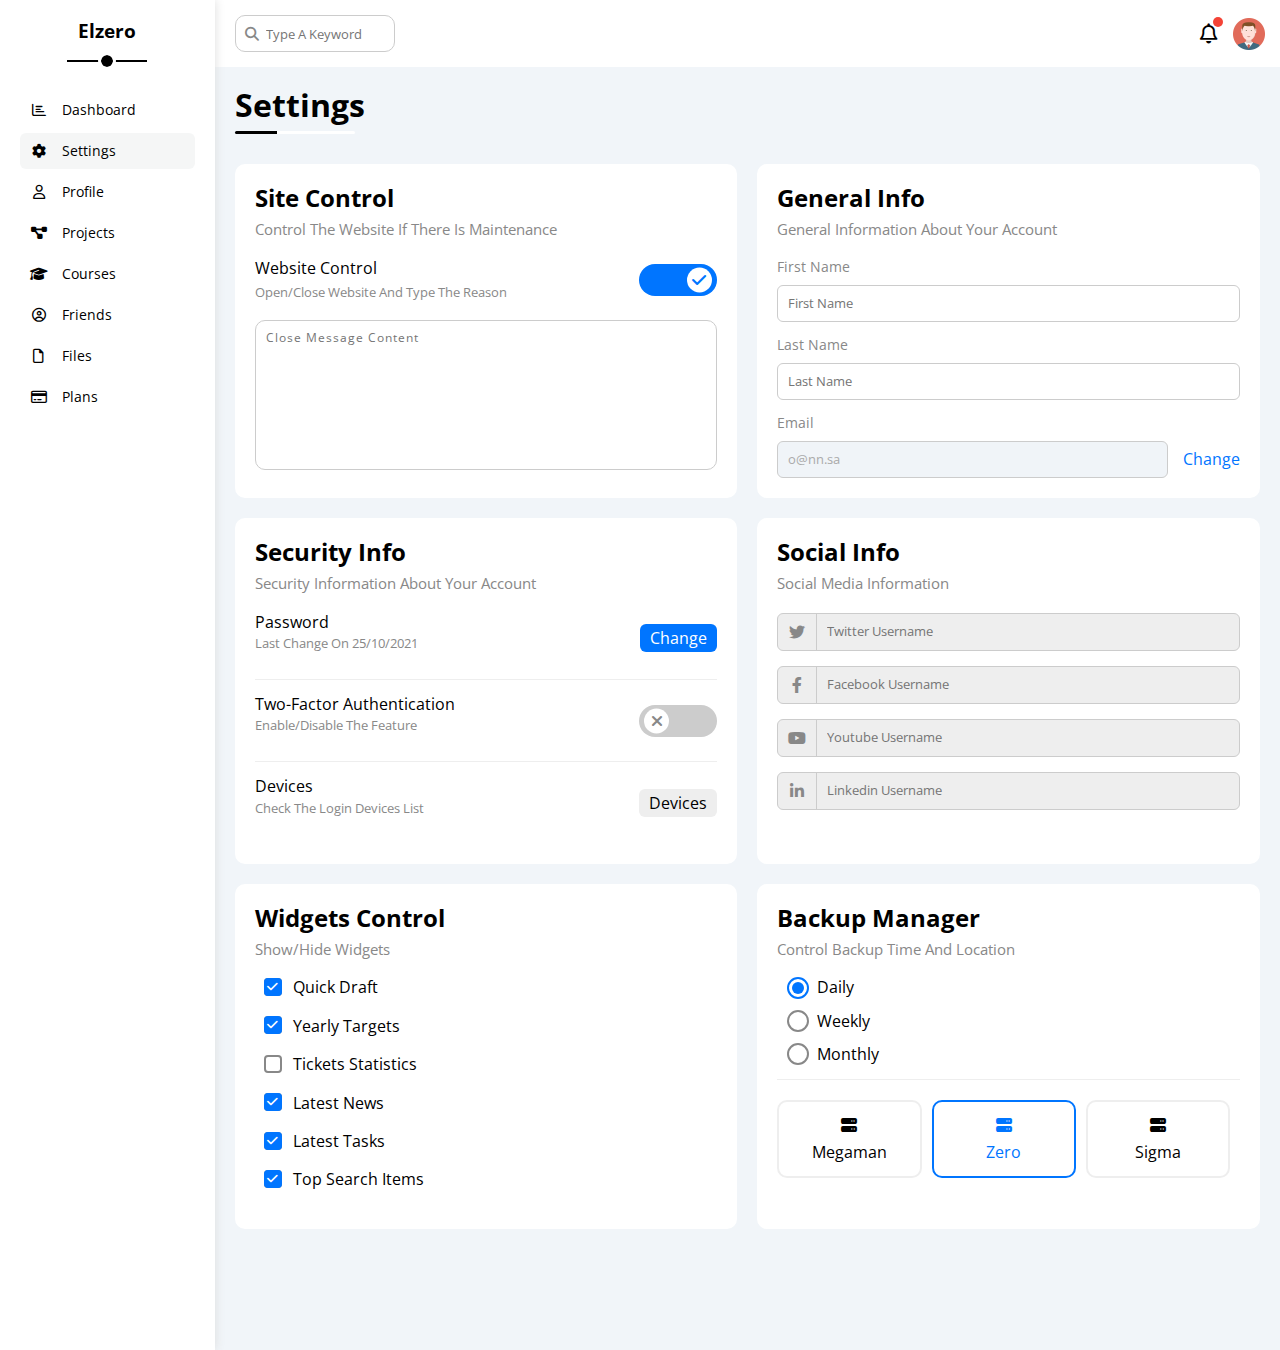
<file: settings.html>
<!DOCTYPE html>
<html lang="en">
<head>
    <meta charset="UTF-8">
    <meta name="viewport" content="width=device-width, initial-scale=1.0">
    <title>Settings</title>
    <link rel="stylesheet" href="csstemp4/normalize.css">
    <link rel="stylesheet" href="csstemp4/all.min.css">
    <link rel="stylesheet" href="csstemp4/framework.css">
    <link rel="stylesheet" href="csstemp4/master.css">
    <link rel="preconnect" href="https://fonts.googleapis.com">
    <link rel="preconnect" href="https://fonts.gstatic.com" crossorigin>
    <link href="https://fonts.googleapis.com/css2?family=Open+Sans:wght@500;600;700;800&display=swap" rel="stylesheet">
</head>
<body>
    <div class="page d-flex">
        <div class="sidebar p-20 bg-white p-rel">
            <h3 class="p-rel mt-0 tex-cen">Elzero</h3>
            <ul>
                <li >
                <a class="fn-sz-14 tran-300 p-10 rad-6 d-block co-b d-flex ali-cen" href="index.html">
                    <i class="fa-regular fa-chart-bar fa-fw"></i>
                    <span class="d-none-m">Dashboard</span>
                </a>
            </li>
                <li>
                <a class="fn-sz-14 tran-300 p-10 rad-6 d-block co-b d-flex ali-cen active" href="settings.html">
                    <i class="fa-solid fa-gear fa-fw"></i>
                    <span class="d-none-m">Settings</span>
                </a>
            </li>
                <li>
                    <a class="fn-sz-14 tran-300 p-10 rad-6 d-block co-b d-flex ali-cen" href="profile.html">
                        <i class="fa-regular fa-user fa-fw"></i>
                        <span class="d-none-m">Profile</span>
                    </a>
                </li>
                <li>
                    <a class="fn-sz-14 tran-300 p-10 rad-6 d-block co-b d-flex ali-cen" href="projects.html">
                        <i class="fa-solid fa-diagram-project fa-fw"></i>
                        <span class="d-none-m">Projects</span>
                    </a>
                </li>
                <li>
                    <a class="fn-sz-14 tran-300 p-10 rad-6 d-block co-b d-flex ali-cen" href="courses.html">
                        <i class="fa-solid fa-graduation-cap fa-fw"></i>
                        <span class="d-none-m">Courses</span>
                    </a>
                </li>
                <li>
                    <a class="fn-sz-14 tran-300 p-10 rad-6 d-block co-b d-flex ali-cen" href="friends.html">
                        <i class="fa-regular fa-circle-user fa-fw"></i>
                        <span class="d-none-m">Friends</span>
                    </a>
                </li>
                <li>
                    <a class="fn-sz-14 tran-300 p-10 rad-6 d-block co-b d-flex ali-cen" href="files.html">
                        <i class="fa-regular fa-file fa-fw"></i>
                        <span class="d-none-m">Files</span>
                    </a>
                </li>
                <li>
                    <a class="fn-sz-14 tran-300 p-10 rad-6 d-block co-b d-flex ali-cen" href="plans.html">
                        <i class="fa-regular fa-credit-card fa-fw"></i>
                        <span class="d-none-m">Plans</span>
                    </a>
                </li>
            </ul>
        </div>
        <div class="content w-full flow-hi">
            <div class="head bg-white p-15 d-flex f-cen-bet">
                <div class="search p-rel ">
                    <input type="search" placeholder="Type A Keyword" class="p-10 fn-sz-13 tran-300 ccc-1 rad-10" name="keywork" >
                </div>
                <div class="profile d-flex ali-cen">
                    <span class="notification p-rel fn-sz-20">
                        <i class="fa-regular fa-bell "></i>
                    </span>
                    <img src="img4/avatar.png" alt="">
                </div>
            </div>
            <h1 class="p-rel">Settings</h1>
            <div class="setting-page m-20 g-20 d-grid">
                <div class="site-control p-20 bg-white rad-10">
                    <h2 class="mt-0 mb-10">Site Control</h2>
                    <p class="co-grey mt-0 mb-20 fn-sz-15">Control The Website If There Is Maintenance</p>
                    <div class="web-control d-flex f-cen-bet mb-20">
                        <div class="text f-g">
                            <span class="d-block mb-5">Website Control</span>
                            <span class="co-grey fn-sz-13">Open/Close Website And Type The Reason</span>
                        </div>
                        <label>
                            <input class="switch-button" type="checkbox" checked>
                            <div class="switch-div"></div>
                        </label>
                    </div>
                    <textarea class="w-full fn-sz-12 co-grey ccc-1 rad-10 p-10" spellcheck="false" placeholder="Close Message Content"></textarea>
                </div>
                <div class="general-info p-20 bg-white rad-10">
                    <h2 class="mt-0 mb-10">General Info</h2>
                    <p class="co-grey mt-0 mb-20 fn-sz-15">General Information About Your Account</p>
                    <form action="">
                        <label for="f-name" class="d-block co-grey fn-sz-14 mb-10">First Name</label>
                        <input id="f-name" class="f-name w-full mb-15 fn-sz-13 co-grey ccc-1 p-10 rad-6" placeholder="First Name" type="text">                    
                        <label for="l-name" class="d-block co-grey fn-sz-14 mb-10">Last Name</label>
                        <input id="l-name" class="f-name w-full mb-15 fn-sz-13 co-grey ccc-1 p-10 rad-6" placeholder="Last Name" type="text">
                        <label for="l-name" class="d-block co-grey fn-sz-14 mb-10">Email</label>
                        <div class="d-flex ali-cen">
                            <input id="l-name" class="f-name f-g w-full fn-sz-13 co-grey ccc-1 p-10 rad-6" disabled placeholder="o@nn.sa" type="text">
                            <a href="#" class="co-blue ml-15">Change</a>
                        </div>         
                    </form>
                </div>
                <div class="security-info bg-white rad-10 p-20">
                    <h2 class="mt-0 mb-10">Security Info</h2>
                    <p class="co-grey mt-0 mb-20 fn-sz-15">Security Information About Your Account</p>
                    <div class="security-row d-flex f-cen-bet pb-15 mb-15 eee-b-1">
                        <div class="text">
                            <span class="d-block">Password</span>
                            <p class="mt-5 fn-sz-13 co-grey">Last Change On 25/10/2021</p>
                        </div>
                        <a href="#" class="co-white bg-blue b-shap rad-6">Change</a>
                    </div>
                    <div class="security-row d-flex f-cen-bet pb-15 mb-15 eee-b-1">
                        <div class="text">
                            <span class="d-block">Two-Factor Authentication</span>
                            <p class="mt-5 fn-sz-13 co-grey">Enable/Disable The Feature</p>
                        </div>
                        <label>
                            <input type="checkbox" class="switch-button">
                            <div class="switch-div"></div>
                        </label>
                    </div> 
                    <div class="security-row d-flex f-cen-bet pb-15">
                        <div class="text">
                            <span class="d-block">Devices</span>
                            <p class="mt-5 fn-sz-13 co-grey">Check The Login Devices List</p>
                        </div>
                        <a href="#" class="co-b bg-eee b-shap rad-6">Devices</a>
                    </div>  
                </div>
                <div class="setting-social bg-white p-20 rad-10">
                    <h2 class="mt-0 mb-10">Social Info</h2>
                    <p class="co-grey mt-0 mb-20 fn-sz-15">Social Media Information</p>
                    <div class="box bg-eee rad-6 d-flex ali-cen co-grey ccc-1 mb-15 f-row-rev">
                        <input type="text" class="b-none w-full bg-eee fn-sz-13 pl-10" placeholder="Twitter Username" >
                        <i class="fa-brands fa-twitter tran-300 p-10 d-flex f-cen"></i>
                    </div>
                    <div class="box bg-eee rad-6 d-flex ali-cen co-grey ccc-1 mb-15 f-row-rev">
                        <input type="text" class="b-none w-full bg-eee fn-sz-13 pl-10" placeholder="Facebook Username" >
                        <i class="fa-brands fa-facebook-f tran-300 p-10 d-flex f-cen"></i>
                    </div>
                    <div class="box bg-eee rad-6 d-flex ali-cen co-grey ccc-1 mb-15 f-row-rev">
                        <input type="text" class="b-none w-full bg-eee fn-sz-13 pl-10" placeholder="Youtube Username" >
                        <i class="fa-brands fa-youtube tran-300 p-10 d-flex f-cen"></i>
                    </div>
                    <div class="box bg-eee rad-6 d-flex ali-cen co-grey ccc-1 f-row-rev">
                        <input type="text" class="b-none w-full bg-eee fn-sz-13 pl-10" placeholder="Linkedin Username" >
                        <i class="fa-brands fa-linkedin-in tran-300 p-10 d-flex f-cen"></i>
                    </div>
                </div>
                <div class="widgets bg-white p-20 rad-10">
                    <h2 class="mt-0 mb-10">Widgets Control</h2>
                    <p class="co-grey mt-0 mb-20 fn-sz-15">Show/Hide Widgets</p>
                    <form class="pl-10">
                            <label class="d-flex ali-cen pointer w-fit mb-20">
                                <input class="mr-15 p-rel" type="checkbox" checked>
                                Quick Draft
                            </label>
                            <label class="d-flex ali-cen pointer w-fit mb-20">
                                <input class="mr-15 p-rel" type="checkbox" checked>
                                Yearly Targets
                            </label>
                            <label class="d-flex ali-cen pointer w-fit mb-20">
                                <input class="mr-15 p-rel" type="checkbox">
                                Tickets Statistics
                            </label>
                            <label class="d-flex ali-cen pointer w-fit mb-20" >
                                <input class="mr-15 p-rel" type="checkbox" checked>
                                Latest News
                            </label>
                            <label class="d-flex ali-cen pointer w-fit mb-20">
                                <input class="mr-15 p-rel" type="checkbox" checked>
                                Latest Tasks
                            </label>
                            <label class="d-flex ali-cen pointer w-fit mb-20">
                                <input class="mr-15 p-rel" type="checkbox" checked>
                                Top Search Items
                            </label>
                    </form>
                </div>
                <div class="backup bg-white p-20 rad-10">
                    <h2 class="mt-0 mb-10">Backup Manager</h2>
                    <p class="co-grey mt-0 mb-20 fn-sz-15">Control Backup Time And Location</p>
                    <div class="date mb-15 pl-10 d-flex ali-cen">
                        <input type="radio" name="time" id="one" checked>
                        <label for="one" class="p-rel pointer">Daily</label>
                    </div>
                    <div class="date mb-15 pl-10 d-flex ali-cen">
                        <input type="radio" name="time" id="two">
                        <label for="two" class="p-rel pointer">Weekly</label>
                    </div>
                    <div class="date mb-15 pl-10 d-flex ali-cen">
                        <input type="radio" name="time" id="three">
                        <label for="three" class="p-rel pointer">Monthly</label>
                    </div>
                    <div class="plans pt-20 eee-t-1 d-flex ali-cen tex-cen f-wrap-m">
                        <input type="radio" name="location" id="mega">
                        <div class="plan mb-15 mr-10 rad-10 w-full">
                            <label for="mega" class="d-block m-15 pointer">
                                <i class="fa-solid fa-server d-block mb-10"></i>
                                Megaman
                            </label>
                        </div>
                        <input type="radio" name="location" id="zero" checked>
                        <div class="plan mb-15 mr-10 rad-10 w-full">
                            <label for="zero" class="d-block m-15 pointer">
                                <i class="fa-solid fa-server d-block mb-10"></i>
                                Zero                                
                            </label>
                        </div>
                        <input type="radio" name="location" id="sigma">
                        <div class="plan mb-15 mr-10 rad-10 w-full">
                            <label for="sigma" class="d-block m-15 pointer">
                                <i class="fa-solid fa-server d-block mb-10"></i>
                                Sigma                       
                            </label>
                        </div>
                    </div>
                </div>
            </div>
        </div>
    </div>
</body>
</html>
</file>
<file: csstemp4/framework.css>
:root {
    --blue-color: #0075ff;
    --blue-alt-color: #0d69d5;
    --orange-color: #f59e0b;
    --green-color: #22c55e;
    --red-color: #f44336;
    --grey-color: #888;
    --white-grey-color:#f5f6f6
}
/* Start Framwork */
/* Start Box */
.d-grid {
    display:grid
}
.g-20 {
    gap:20px
}
.d-flex {
    display:flex
}
.f-row-rev {
    flex-direction: row-reverse;
}
.f-cen {
    align-items: center;
    justify-content: center;
}
.f-col-cen {
    align-items: center;
    flex-direction:column;
}
.f-jus {
    justify-content: center;
}
@media (max-width:767px) {
    .f-col-cen-m {
        align-items: center;
        flex-direction: column;
    }
    .f-col-m {
        flex-direction: column;
    }
    .f-jus-m {
        justify-content: center;
    }
}
.f-col-sta {
    flex-direction: column;
    align-items: flex-start;
}
.f-col {
    flex-direction: column;
}
.ali-cen {
    align-items: center;
}
.ali-sta {
    align-items: flex-start;
}
.ali-end {
    align-items: flex-end;
}
.ali-sel-sta {
    align-self: flex-start;
}
.ali-sel-cen {
    align-self: center;
}
.ali-sel-end {
    align-self: flex-end;
}
.f-bet {
    justify-content: space-between;
}
.f-cen-sta {
    align-items: center;
    justify-content: flex-start;
}
.f-cen-end {
    align-items: center;
    justify-content: flex-end;
}
.f-cen-bet {
    align-items: center;
    justify-content: space-between;
}
.f-cen-ar {
    align-items: center;
    justify-content: space-around;
}
.f-cen-ev {
    align-items: center;
    justify-content: space-evenly;
}
.f-wrap {
    flex-wrap:wrap
}
.f-g {
    flex-grow:1
}
.d-block {
    display:block
}
@media (max-width:767px) {
    .d-block-m {
        display:block;
    }
    .d-none-m {
        display:none;
    }
    .f-wrap-m {
        flex-wrap:wrap
    }
}
/* End Box */
/* Start Padding + Margin + b-shap */
.p-20 {
    padding:20px;
}
.p-15 {
    padding:15px
}
.p-10 {
    padding:10px
}
.p-2 {
    padding:2px
}
.pt-10 {
    padding-top:10px
}
.pt-15 {
    padding-top:15px
}
.pt-20 {
    padding-top:20px
}
.pl-15 {
    padding-left:15px
}
.pl-10 {
    padding-left:10px
}
.pr-10 {
    padding-right:10px
}
.pr-20 {
    padding-right: 20px;
}
.pl-20 {
    padding-left: 20px;
}
.pl-10 {
    padding-left:10px
}
.pb-10 {
    padding-bottom:10px
}
.pb-15 {
    padding-bottom:15px
}
.pb-20 {
    padding-bottom:20px
}
.m-20 {
    margin:20px
}
.m-15 {
    margin:15px
}
.m-0 {
    margin:0px
}
.mt-25 {
    margin-top:25px
}
.mt-20 {
    margin-top:20px
}
.mt-15 {
    margin-top:15px
}
.mt-10 {
    margin-top:10px
}
.mt-5 {
    margin-top: 5px;
}
.mt-0 {
    margin-top:0px
}
.mr-20 {
    margin-right: 20px;
}
.mr-15 {
    margin-right: 15px;
}
.mr-10 {
    margin-right: 10px;
}
.mr-5 {
    margin-right:5px
}
.ml-15 {
    margin-left: 15px;
}
.ml-10 {
    margin-left: 10px;
}
.ml-5 {
    margin-left: 5px;
}
.mb-30 {
    margin-bottom:30px
}
.mb-25 {
    margin-bottom:25px
}
.mb-20 {
    margin-bottom:20px
}
.mb-15 {
    margin-bottom: 15px;
}
.mb-10 {
    margin-bottom:10px
}
.mb-5 {
    margin-bottom:5px
}
.m-auto {
    margin-left:auto;
    margin-right:auto
}
@media(max-width: 767px) {
    .m-auto-m {
        margin:auto
    }
}
.b-shap {
    padding:5px 10px
}
/* End Padding + Margin */
/* Start Position + overflow*/
.p-rel {
    position:relative
}
.p-ab {
    position: absolute;
}
.flow-hi {
    overflow: hidden;
}
/* End Position */
/* Start Color */
.bg-white {
    background-color:white
}
.bg-blue {
    background-color: var(--blue-color);
}
.bg-orange {
    background-color:var(--orange-color)
}
.bg-green {
    background-color: var(--green-color);
}
.bg-red {
    background-color: var(--red-color);
}
.bg-eee {
    background-color: #eee;
}
.co-b {
    color:black
}
.co-grey {
    color:var(--grey-color)
}
.co-blue {
    color:var(--blue-color)
}
.co-green {
    color:var(--green-color)
}
.co-orange {
    color:var(--orange-color)
}
.co-red {
    color:var(--red-color)
}
.co-white {
    color:white
}
/* End Color */
/* Start Font */
.tex-cen {
    text-align: center;
}
@media (max-width:767px) {
    .tex-cen-m {
        text-align: center;
    }
    .g-10-m {
        gap:10px
    }
    .m-10-m {
        margin-left: 10px;
        margin-right: 10px;
    }
}
.fn-sz-12 {
    font-size: 12px;
}
.fn-sz-13 {
    font-size:13px
}
.fn-sz-14 {
    font-size: 14px;
}
.fn-sz-15 {
    font-size:15px ;
}
.fn-sz-16 {
    font-size:16px
}
.fn-sz-17 {
    font-size:17px
}
.fn-sz-18 {
    font-size: 18px;
}
.fn-sz-20 {
    font-size: 20px;
}
.fn-sz-25 {
    font-size:25px
}
.fn-b {
    font-weight:bold
}
/* End Font */
/* Start rad + transition + border */
.rad-6 {
    border-radius:6px;
    -webkit-border-radius:6px;
    -moz-border-radius:6px;
    -ms-border-radius:6px;
    -o-border-radius:6px;
}
.rad-10 {
    border-radius:10px;
    -webkit-border-radius:10px;
    -moz-border-radius:10px;
    -ms-border-radius:10px;
    -o-border-radius:10px;
}
.rad-20 {
    border-radius: 20px;
    -webkit-border-radius: 20px;
    -moz-border-radius: 20px;
    -ms-border-radius: 20px;
    -o-border-radius: 20px;
}
.rad-half {
    border-radius: 50%;
    -webkit-border-radius: 50%;
    -moz-border-radius: 50%;
    -ms-border-radius: 50%;
    -o-border-radius: 50%;
}
.tran-500 {
    transition:0.5s;
    -webkit-transition:0.5s;
    -moz-transition:0.5s;
    -ms-transition:0.5s;
    -o-transition:0.5s;
}
.tran-300 {
    transition:0.3s;
    -webkit-transition:0.3s;
    -moz-transition:0.3s;
    -ms-transition:0.3s;
    -o-transition:0.3s;
}
.ccc-1 {
    border:1px solid #ccc
}
.eee-1 {
    border:1px solid #eee
}
.ec-t-b-1 {
    border-top:1px solid #ececec;
    border-bottom:1px solid #ececec;
}
.eee-b-1 {
    border-bottom:1px solid #eee
}
.eee-t-1 {
    border-top:1px solid #eee
}
.b-none {
    border: none;
}
/* End rad + transition + border */
/* Start Size + cursor*/
.w-full {
    width:100%
}
@media (max-width:767px) {
    .w-full-m {
        width:100%
    }
}
.h-full {
    height:100%
}
.w-fit {
    width:fit-content
}
.h-fit {
    height: fit-content;
}
.pointer {
    cursor: pointer;
}
/* End Size + cursor */
/* End Framwork */
</file>
<file: csstemp4/master.css>
:root {
    --blue-color: #0075ff;
    --blue-alt-color: #0d69d5;
    --orange-color: #f59e0b;
    --green-color: #22c55e;
    --red-color: #f44336;
    --grey-color: #888;
    --white-grey-color:#f5f6f6
}
* {
    box-sizing:border-box;
    -webkit-box-sizing:border-box ;
    -moz-box-sizing:border-box
}
body {
    font-family: 'Open Sans', sans-serif;    
    margin:0
}
*:focus {
    outline:none
}
textarea {
    resize: none;
}
a {
    text-decoration: none;
}
ul {
    list-style: none;
    padding:0
}
.page {
    background-color:#f1f5f9;
    min-height:150vh;
}
::-webkit-scrollbar {
    width:15px;
}
::-webkit-scrollbar-track {
    color:white
} 
::-webkit-scrollbar-thumb {
    background-color: var(--blue-color);
    transition: 0.3s;
    -webkit-transition: 0.3s;
    -moz-transition: 0.3s;
    -ms-transition: 0.3s;
    -o-transition: 0.3s;
}
::-webkit-scrollbar-thumb:hover {
    background-color: var(--blue-alt-color);
}
/* Start Sidebar */
.sidebar {
    width:250px;
    box-shadow:0px 0px 10px #ddd;
}
.sidebar > h3 {
    margin-bottom: 50px;
}
.sidebar > h3::before,
.sidebar > h3::after {
    position:absolute;
    background-color:black;
    content:'';
    left:50%;
    transform:translateX(-50%);
    -webkit-transform:translateX(-50%);
    -moz-transform:translateX(-50%);
    -ms-transform:translateX(-50%);
    -o-transform:translateX(-50%);
}
.sidebar > h3::before {
    width:80px;
    height: 2px;
    bottom:-20px;
}
.sidebar > h3::after {
    width:12px;
    height:12px;
    border-radius: 50%;
    -webkit-border-radius: 50%;
    -moz-border-radius: 50%;
    -ms-border-radius: 50%;
    -o-border-radius: 50%;
    bottom:-25px;
    outline:3px solid white
}
.sidebar ul a {
    margin-bottom: 5px;
}
.sidebar ul a:hover,
.sidebar ul a.active {
    background-color: var(--white-grey-color);
    border-radius: 6px;
    -webkit-border-radius: 6px;
    -moz-border-radius: 6px;
    -ms-border-radius: 6px;
    -o-border-radius: 6px;
}
.sidebar ul a i {
    margin-right: 10px;
}
@media (max-width:767px) {
    .sidebar {
        width:58px;
        padding:10px
    }
    .sidebar > h3 {
        font-size: 14px;
        margin-bottom: 15px;
    }
    .sidebar > h3::before,
    .sidebar > h3::after {
        display:none
    } 
}
/* End Sidebar */
/* Start content */
/* Start head */
.content .head  input {
    width:160px;
    margin-left:5px;
    padding-left:30px;
    height: 37px;
}
.content .head .search input:focus {
    width:200px
}
.content .head .search input::placeholder {
    transition:0.3s;
    -webkit-transition:0.3s;
    -moz-transition:0.3s;
    -ms-transition:0.3s;
    -o-transition:0.3s;
}
.content .head .search input:focus::placeholder {
    opacity:0
}
.content .head .search::before {
    content: "\f002";
    font-family: "Font Awesome 5 Free";
    font-weight:900;
    left:15px;
    top:50%;
    transform:translateY(-50%);
    -webkit-transform:translateY(-50%);
    -moz-transform:translateY(-50%);
    -ms-transform:translateY(-50%);
    -o-transform:translateY(-50%);
    position: absolute;
    font-size:14px;
    color:var(--grey-color)
}
.content .head .profile .notification::before {
    content:'';
    position:absolute;
    width:10px;
    height:10px;
    border-radius:50%;
    -webkit-border-radius:50%;
    -moz-border-radius:50%;
    -ms-border-radius:50%;
    -o-border-radius:50%;
    background-color: var(--red-color);
    right:-5px;
    top:-5px
}
.content .head .profile img {
    width:32px;
    height: 32px;
    margin-left:15px
}
/* End head */
.page .content > h1 {
    margin:20px 20px 40px;
}
.page .content > h1::before {
    position:absolute;
    content:'';
    bottom:-10px;
    width:120px;
    border-radius: 6px;
    background-image: linear-gradient(to right , black 35%,  white 35%);
    height: 3px;
    left:0
}
/* Start Wrapper */
.wrapper {
    grid-template-columns: repeat(auto-fill,minmax(450px, 1fr));
    margin:0 20px 20px 20px
}
@media (max-width:767px) {
    .wrapper {
        grid-template-columns:minmax(200px,1fr);
        gap:10px;
        margin-left:10px;
        margin-right:10px
    }
}
/* End Wrapper */
/* Start Welcome */
.wrapper .welcome .top {
    margin-bottom: 60px;
}
.wrapper .welcome .top img:not(.image img) {
    top:100%;
    transform: translateY(-50%);
    -webkit-transform: translateY(-50%);
    -moz-transform: translateY(-50%);
    -ms-transform: translateY(-50%);
    -o-transform: translateY(-50%);
    left:25px;
    width:64px;
    height: 64px;
    border: 2px solid white;
    box-shadow: 0 0 5px #ddd;
    padding:2px
}
.wrapper .welcome .top .image img {
    width:200px;
    margin-bottom: -10px;
}
.wrapper .welcome .bottom  {
    justify-content: flex-end;
}
.wrapper .welcome .bottom a {
    margin:0px 15px 15px;
}
.wrapper .welcome .bottom a:hover {
    background-color: var(--blue-alt-color);
}
@media (max-width:767px) {
    .wrapper .welcome .top {
        padding-bottom: 50px;
    }
    .wrapper .welcome .top img:not(.image img) {
        transform: translateX(-50%);
        -webkit-transform: translateX(-50%);
        -moz-transform: translateX(-50%);
        -ms-transform: translateX(-50%);
        -o-transform: translateX(-50%);
        left:50%;
        top:calc(100% - 30px)
   }
    .welcome .mid > div:not(:last-of-type) span:last-of-type {
    margin-bottom: 0px;
   }
}
/* End Welcome */
/* Start Draft */
.draft textarea {
    min-height: 180px;
}
.draft form input[type=submit] {
    margin-left: auto;
    cursor:pointer
}
.draft form input[type=submit]:hover {
    background-color:var(--blue-alt-color)
}
/* End Draft */
/* Start targets */
.targets .box i {
    width:80px;
    height:80px
}
.targets .box:first-of-type i,
.targets .box:first-of-type .text div {
    background-color:#CCE3FF ;
}
.targets .box:nth-of-type(2) i,
.targets .box:nth-of-type(2) .text div {
    background-color:#FDECCE ;
}
.targets .box:last-of-type i,
.targets .box:last-of-type .text div {
    background-color:#D3F3DF ;
}
.targets .box .text div,
.targets .box .text div span {
    height: 4px;
}
.targets .box .text div span::before,
.targets .box .text div span::after {
    content:'';
    position:absolute;
}
.targets .box .text div span::before {
    content:attr(prog);
    padding:2px 3px;
    background-color:inherit;
    color:white;
    border-radius: 6px;
    -webkit-border-radius: 6px;
    -moz-border-radius: 6px;
    -ms-border-radius: 6px;
    -o-border-radius: 6px;
    font-size:14px;
    right:0;
    bottom:calc(100% + 12px);
    transform:translateX(50%);
    -webkit-transform:translateX(50%);
    -moz-transform:translateX(50%);
    -ms-transform:translateX(50%);
    -o-transform:translateX(50%);
}
.targets .box .text div span::after {
    border:6px solid;
    right:0;
    bottom:100% ;
    transform:translateX(50%);
    -webkit-transform:translateX(50%);
    -moz-transform:translateX(50%);
    -ms-transform:translateX(50%);
    -o-transform:translateX(50%);
}
.targets .box:first-of-type .text div span::after {
    border-color:var(--blue-color) transparent transparent
}
.targets .box:nth-of-type(2) .text div span::after {
    border-color:var(--orange-color) transparent transparent
}
.targets .box:last-of-type .text div span::after {
    border-color:var(--green-color) transparent transparent

}
/* End targets */
/* Start tickets */
.tickets  .box {
    width:calc(50% - 10px)
}
@media (max-width: 767px) {
    .tickets  .box {
        width:100%
    }
}
/* End tickets */
/* Start news */
.news .box:not(:last-of-type) {
    padding-bottom:20px;
}
.news .box img {
    width:100px
}
@media (max-width: 767px) {
    .news .box {
        flex-direction: column;
    }
    .news .box h3 {
        font-size: 16px;
        margin:10px 0
    }
    .news .box p {
        margin-bottom:15px;
    }
    .news .box .time {
        margin-bottom:10px;
    }
}
/* End news */
/* Start Tasks */
.tasks .box {
    padding-bottom:15px;
}
.tasks .box a:hover i {
    color:var(--red-color)
}
.tasks .box:nth-of-type(4) {
    text-decoration: line-through;
    opacity:0.3
}
/* End Tasks */
/* Start Uploads */
.uploads ul li img {
    width:40px;
    height:40px
}
/* End Uploads */
/* Start projects */

.last-project ul::before {
    content:'';
    position:absolute;
    height: calc(100% - 20px);
    width:2px;
    left:11.5px;
    top:0;
    background-color: var(--blue-color);
}
.last-project img {
    right:0px;
    bottom:0px;
    width:160px;
    opacity:0.1
}
.last-project ul li span {
    min-width:25px;
    min-height:25px;
    border-radius: 50%;
    -webkit-border-radius: 50%;
    -moz-border-radius: 50%;
    -ms-border-radius: 50%;
    -o-border-radius: 50%;
    border:2px solid white;
    outline: 2px solid var(--blue-color);
    z-index: 1;
}
.last-project ul li span.animated {
    animation: fade 1.8s linear infinite;
    -webkit-animation: fade 1.8s linear infinite;
}
/* Start Animation */
@keyframes fade {
    0%,20%,80%,100% {
        background-color: white;
    }
    50% {
        background-color: var(--blue-color);
    }
}
@keyframes go-up {
    0%,100% {
        transform: translateY(0px);
        -webkit-transform: translateY(0px);
        -moz-transform: translateY(0px);
        -ms-transform: translateY(0px);
        -o-transform: translateY(0px);
}
50% {
    transform:translateY(-5px);
    -webkit-transform:translateY(-5px);
    -moz-transform:translateY(-5px);
    -ms-transform:translateY(-5px);
    -o-transform:translateY(-5px);
}

}
/* End Animation */
/* End projects */
/* Start reminders */
.reminders ul li {
    height: 45px;
}
.reminders ul li span {
    min-width:15px;
    min-height: 15px;
}
.reminders ul li .text {
    border-left:2px solid
}
.reminders ul li:first-of-type .text {
    border-left-color:var(--blue-color)
}
.reminders ul li:nth-of-type(2) .text {
    border-left-color:var(--green-color)
}
.reminders ul li:nth-of-type(3) .text {
    border-left-color:var(--orange-color)
}
.reminders ul li:last-of-type .text {
    border-left-color:var(--red-color)
}
/* End reminders */
/* Start Post */
.post .profile img {
    width:50px;
    height: 50px;
}
.post p {
    line-height: 28.8px;
    min-height: 140px;
}
/* End Post */
/* Start Social */
.social .box {
    padding-left:60px ;
}
.social .box i {
    width:56px;
    left:0;
    transition: 0.7s;
    -webkit-transition: 0.7s;
    -moz-transition: 0.7s;
    -ms-transition: 0.7s;
    -o-transition: 0.7s;
}
.social .box:hover i {
    transform:rotate(360deg);
    -webkit-transform:rotate(360deg);
    -moz-transform:rotate(360deg);
    -ms-transform:rotate(360deg);
    -o-transform:rotate(360deg);
    z-index: 2;
}
.social .twi {
    background-color:#D2ECFC;
    color:#1DA1F2
}
.social .fac {
    background-color:#D1E4FC;
    color:#1877F2
}
.social .you {
    background-color:#FFCCCC;
    color:#FF0000
}
.social .lin {
    background-color:#CCE4F0;
    color:#0077B5
}
.social .twi i,
.social .twi a {
    background-color:#1DA1F2 ;
}
.social .fac i,
.social .fac a {
    background-color:#1877F2 ;
}
.social .you i,
.social .you a {
    background-color:#ff0000 ;
}
.social .lin i,
.social .lin a {
    background-color:#0077B5 ;
}
.social .box a:hover {
    background-color: white;
    color:var(--blue-color)
}
.social .you a:hover {
    color:red
}
.social .twi a:hover {
    color:#1DA1F2 
}    
/* End Social */
/* Start Project Table */
.project {
    width:100% - 40px
}
.project .responsive-table {
    overflow-x: auto;
}
.project table {
    min-width:1000px;
    border-spacing:0
}
.project table td {
    padding: 15px;
}
.project table tbody tr td {
    border-bottom: 1px solid #eee;
    border-left:1px solid #eee;
    transition: 0.3s;
    -webkit-transition: 0.3s;
    -moz-transition: 0.3s;
    -ms-transition: 0.3s;
    -o-transition: 0.3s;
}
.project table tbody tr:hover td {
    background-color: #faf7f7;
}
.project table tr td:last-of-type {
    border-right:1px solid #eee
}
.project table tbody tr td img {
    width:32px;
    height: 32px;
}
.project table tbody tr td img:not(:first-child) {
    margin-left:-20px
}
/* End Project Table */
/* Start Settings */
/* Switch botton */
.switch-button {
    -webkit-appearance:none;
    appearance: none;
    display: none;
}
.switch-div {
    width:78px;
    height:32px;
    border-radius: 16px;
    -webkit-border-radius: 16px;
    -moz-border-radius: 16px;
    -ms-border-radius: 16px;
    -o-border-radius: 16px;
    background-color:#ccc;
    transition:0.3s;
    -webkit-transition:0.3s;
    -moz-transition:0.3s;
    -ms-transition:0.3s;
    -o-transition:0.3s;
    position:relative;
    cursor:pointer
}
.switch-div::before {
    content:'\f00d';
    font-family:"Font Awesome 5 Free";
    display:flex;
    align-items:center;
    justify-content:center;
    font-weight: 900;
    position:absolute;
    transition:0.3s;
    -webkit-transition:0.3s;
    -moz-transition:0.3s;
    -ms-transition:0.3s;
    -o-transition:0.3s;
    width:25px;
    height:25px;
    background-color: white;
    border-radius:50%;
    -webkit-border-radius:50%;
    -moz-border-radius:50%;
    -ms-border-radius:50%;
    -o-border-radius:50%;
    left:5px;
    top:50%;
    transform:translateY(-50%);
    -webkit-transform:translateY(-50%);
    -moz-transform:translateY(-50%);
    -ms-transform:translateY(-50%);
    -o-transform:translateY(-50%);
    color:var(--grey-color)
}
.switch-button:checked + .switch-div {
    background-color: var(--blue-color);
}
.switch-button:checked + .switch-div::before {
    left:47.5px;
    content:"\f00c";
    color:var(--blue-color)
}
/* Switch botton */
/* Start Site Control */
.setting-page {
    grid-template-columns: repeat(auto-fill, minmax(500px , 1fr));
}
@media (max-width:767px) {
    .setting-page {
        gap:10px;
        margin:10px;
        grid-template-columns: minmax(200px , 1fr);
    }
}
.site-control textarea {
    min-height:150px;
    resize:none
}
.site-control textarea::placeholder {
    letter-spacing: 1px;
    transition: 0.3s;
    -webkit-transition: 0.3s;
    -moz-transition: 0.3s;
    -ms-transition: 0.3s;
    -o-transition: 0.3s;
}
.site-control textarea:focus::placeholder {
    opacity:0
}
/* End Site Control */
/* Start General Info */
.general-info form div input {
    background-color:#F0F4F8;
    cursor:no-drop
}
.general-info form div input::placeholder {
    color:#aaa
}
.general-info form input::placeholder {
    transition:0.3s;
    -webkit-transition:0.3s;
    -moz-transition:0.3s;
    -ms-transition:0.3s;
    -o-transition:0.3s;
}
.general-info form input:focus::placeholder {
    opacity:0
}
/* End General Info */
/* Start setting-social */
.setting-social .box i {
    width:40px;
    border-right:1px solid #ccc
}
.setting-social .box input::placeholder {
    transition: 0.3s;
    -webkit-transition: 0.3s;
    -moz-transition: 0.3s;
    -ms-transition: 0.3s;
    -o-transition: 0.3s;
}
.setting-social .box input:focus::placeholder {
    opacity:0
}
.setting-social .box input:focus + i {
    color:black
}
/* End setting-social */
/* Start Widgets */
.widgets form  input::before {
    content:'';
    position:absolute;
    width: 14px;
    height: 14px;
    border:2px solid var(--grey-color);
    background-color: white;
    border-radius: 4px;
    -webkit-border-radius: 4px;
    -moz-border-radius: 4px;
    -ms-border-radius: 4px;
    -o-border-radius: 4px;
    left:-1px;
    top:-3px;
    transition: 0.1s;
    -webkit-transition: 0.1s;
    -moz-transition: 0.1s;
    -ms-transition: 0.1s;
    -o-transition: 0.1s;
    cursor: pointer;
}
.widgets form label:hover input::before {
    border-color:var(--blue-alt-color)
}
.widgets form label input::after {
    content:'\f00c';
    position:absolute;
    font-family: 'Font Awesome 5 Free';
    font-weight:900;
    background-color:var(--blue-color);
    color:white;
    width:0px;
    height: 0px;
    left:60%;
    top:50%;
    font-size: 0px;
    display:flex;
    justify-content:center;
    line-height: 1.5;
    transition: 0.3s;
    -webkit-transition: 0.3s;
    -moz-transition: 0.3s;
    -ms-transition: 0.3s;
    -o-transition: 0.3s;
    border-radius: 4px;
    -webkit-border-radius: 4px;
    -moz-border-radius: 4px;
    -ms-border-radius: 4px;
    -o-border-radius: 4px;
    cursor:pointer
}
.widgets form label input:checked:after {
    font-size: 12px;
    left:-1px;
    top:-3px;
    width:18px;
    height: 18px;
    transform: rotate(-360deg);
    -webkit-transform: rotate(-360deg);
    -moz-transform: rotate(-360deg);
    -ms-transform: rotate(-360deg);
    -o-transform: rotate(-360deg);
} 
/* End Widgets */
/* Start Backup */
.backup input[type=radio] {
    appearance: none;
    -webkit-appearence:none
}
.backup .date label {
    padding:0px 0px 0px 30px
}
.backup .date label::before,
.backup .date label::after {
    position:absolute;
    content: '';
    border-radius: 50%;
    -webkit-border-radius: 50%;
    -moz-border-radius: 50%;
    -ms-border-radius: 50%;
    -o-border-radius: 50%;
    transition: 0.3s;
    -webkit-transition: 0.3s;
    -moz-transition: 0.3s;
    -ms-transition: 0.3s;
    -o-transition: 0.3s;
}
.backup .date label::before {
    width:18px;
    height:18px;
    border:2px solid var(--grey-color);
    left:0px;
    margin-top: -11px;
    top:50%
}
.backup .date label::after {
    background-color:var(--blue-color);
    width:12px;
    height: 12px;
    top:50%;
    left:5px;
    transform: scale(0) translateY(-50%);
    -webkit-transform: scale(0) translateY(-50%);
    -moz-transform: scale(0) translateY(-50%);
    -ms-transform: scale(0) translateY(-50%);
    -o-transform: scale(0) translateY(-50%);
}
.backup .date input[type=radio]:checked + label::before {
    border-color:var(--blue-color)
}
.backup .date input[type=radio]:checked + label::after {
    transform:scale(1) translateY(-50%);
    -webkit-transform:scale(1) translateY(-50%);
    -moz-transform:scale(1) translateY(-50%);
    -ms-transform:scale(1) translateY(-50%);
    -o-transform:scale(1) translateY(-50%);
}
.backup .plans .plan {
    border:2px solid #eee;
    transition: 0.3s;
    -webkit-transition: 0.3s;
    -moz-transition: 0.3s;
    -ms-transition: 0.3s;
    -o-transition: 0.3s;
}
.backup .plans .plan * {
    transition: 0.1s;
    -webkit-transition: 0.1s;
    -moz-transition: 0.1s;
    -ms-transition: 0.1s;
    -o-transition: 0.1s;
}
.backup .plans input[type=radio]:checked + div {
    border-color:var(--blue-color)
}
.backup .plans input[type=radio]:checked + div label {
    color:var(--blue-color)
}
/* End Backup */
/* End Settings */
/* Start Profile */
.profile-page .avatar {
    width:300px;
}
@media (min-width:767px) {
    .profile-page .avatar {
        border-right:1px solid #eee
    }
}
.profile-page .avatar .rating {
    width:70%;
    height: 6px; 
    margin:0px auto 15px;
}
.profile-page .avatar img {
    width: 120px;
    height: 120px;
}
.profile-page .info .box:hover {
    background-color: #f9f9f9;
}
.profile-page .info .box > div {
    min-width: 250px;
}
@media (max-width: 767px) {
    .profile-page .info .box .label {
        display:flex;
        justify-content: center;
    }
    .profile-page .info .box > div {
        min-width: 200px;
    }
    .profile-page .info .box:first-of-type {
        margin-top: -20px;
    }
}
.profile-page .switch-div {
    width:80px;
    height:18px
}
.profile-page .switch-div::before {
    width:12px;
    height: 12px;
    font-size: 8px;
}
.profile-page .switch-button:checked + .switch-div::before {
    left:65px;
}
.latest-activities {
    flex-grow:2
}
.latest-activities .box img {
    width:65px;
    height:65px
}
@media (max-width: 767px) {
    .latest-activities .box img {
        margin-right: 0;
    }
}
@media (min-width: 768px) {
    .latest-activities .box .date {
        text-align: end;
    }   
}
/* End Profile */
/* Start Projects */
.projects-page {
    grid-template-columns: repeat(auto-fill, minmax(450px, 1fr));
}
@media (max-width:767px) {
    .projects-page {
        gap:10px;
        grid-template-columns: minmax(200px , 1fr);
        margin-right:10px;
        margin-left:10px
    }
    .projects-page .project .foot div:first-of-type {
        margin-bottom: 15px;
    }
    .projects-page .project .end {
        align-items: flex-start;
    }
    .projects-page .project .end span {
        margin-bottom: 15px;
    }
}
.projects-page .project .top span:last-of-type {
    top:10px;
    right:10px
}
.projects-page .project p {
    line-height: 1.6;
}
.projects-page .project .mid {
    min-height: 80px;
    align-items: flex-end;
}
.projects-page .project .mid img {
    width:40px;
    height:40px;
}
.projects-page .project .mid img:not(:first-of-type) {
    margin-left:-15px
}
.projects-page .project .foot div:first-of-type {
    height: 8px;
    width:240px
}
/* End Projects */
/* Start Courses */
.courses-page {
    grid-template-columns: repeat(auto-fill, minmax(300px, 1fr));
}
@media (max-width:767px) {
    .courses-page {
        grid-template-columns: repeat(auto-fill, minmax(200px, 1fr));
        gap:10px;
        margin-right:10px;
        margin-left:10px
    }
}
.courses-page .course .team {
    width:75px;
    height:75px;
    top:20px;
    left:20px
}
.courses-page .course .cover {
    max-width: 100%;
}
.courses-page .course .text p {
    line-height: 1.6;
}
.courses-page .course .title {
    transform: translateY(50%);
    -webkit-transform: translateY(50%);
    -moz-transform: translateY(50%);
    -ms-transform: translateY(50%);
    -o-transform: translateY(50%);
}
/* End Courses */
/* Start Friends */
.friends-page {
    grid-template-columns: repeat(auto-fill, minmax(300px, 1fr));
}
@media (max-width:767px ) {
    .friends-page {
        grid-template-columns: minmax(200px, 1fr);
        gap:10px;
        margin-left:10px;
        margin-right:10px
    }
}
.friends-page .friend .call {
    top:10px;
    left:10px;
}
.friends-page .friend .call i{
    width: 30px;
    height: 30px;
}
.friends-page .friend .call i:hover {
    background-color: var(--blue-color);
    color:white;
    cursor:pointer
}
.friends-page .friend img {
    width:100px;
    height:100px
}
.friends-page .friend .stats .vip {
    font-size:40px;
    opacity:0.4;
    top:50%;
    right:0;
    transform:translateY(-50%);
    -webkit-transform:translateY(-50%);
    -moz-transform:translateY(-50%);
    -ms-transform:translateY(-50%);
    -o-transform:translateY(-50%);
}
/* End Friends */
/* Start Files */
.files-page .svges {
    grid-template-columns: repeat(auto-fill, minmax(200px, 1fr));
}
.files-page .files-stats {
    min-width: 260px;
}
@media (max-width:767px) {
    .files-page .files-stats {
        order:-1
    }
}
.files-page .svges .svg i {
    color:var(--grey-color);
    position: absolute;
    top:10px;
    left:10px
}
.files-page .svges .svg i:hover {
    color:var(--blue-color)
}
.files-page .svges .svg .photo img {
    width:64px;
    height:64px
}
.files-page .svges .svg .photo img:hover {
    transform:rotate(10deg) scale(1.05);
    -webkit-transform:rotate(10deg) scale(1.05);
    -moz-transform:rotate(10deg) scale(1.05);
    -ms-transform:rotate(10deg) scale(1.05);
    -o-transform:rotate(10deg) scale(1.05);
}
.files-page .files-stats .box i {
    width:40px;
    height:40px;
}
.files-page .files-stats .box:first-of-type i {
    background-color:#CCE3FF ;
}
.files-page .files-stats .box:nth-of-type(2) i {
    background-color:#D3F3DF ;
}
.files-page .files-stats .box:nth-of-type(3) i {
    background-color:#FDD9D7 ;
}
.files-page .files-stats .box:last-of-type i {
    background-color:#FDECCE ;
}
.files-page .files-stats .upload {
    padding:10px 15px;
}
.files-page .files-stats .upload:hover {
    background-color:var(--blue-alt-color)
}
.files-page .files-stats .upload:hover i {
    animation:go-up 0.8s infinite;
    -webkit-animation:go-up 0.8s infinite;
}
/* End Files */
/* Start Plans */
@media (max-width:992px) {
    .plans-page {
        flex-direction:column
    }
}
.plans-page .plan {
    flex-basis:calc(50% - 10px)
}
.plans-page .plan .title {
    border:3px solid white;
    outline:3px solid
}
.plans-page .plan.free .title {
    outline-color:var(--green-color) ;
}
.plans-page .plan.basic .title {
    outline-color:var(--blue-color) ;
}
.plans-page .plan.pre .title {
    outline-color:var(--orange-color) ;
}
.plans-page .plan .title h2 {
    font-size: 24px;
}
.plans-page .plan .title div {
    font-size: 40px;
}
.plans-page .plan .title div::before {
    content: "$";
    color:white;
    font-size: 24px;
    position:absolute;
    top:0;
    left:-18px;
}
.plans-page .plan ul li .i {
    width:15px;
    height:15px;
    background-color:var(--grey-color);
    font-size: 8px;
    margin-left: auto;
    cursor:pointer
}
/* End Plans */
/* End content */
</file>
